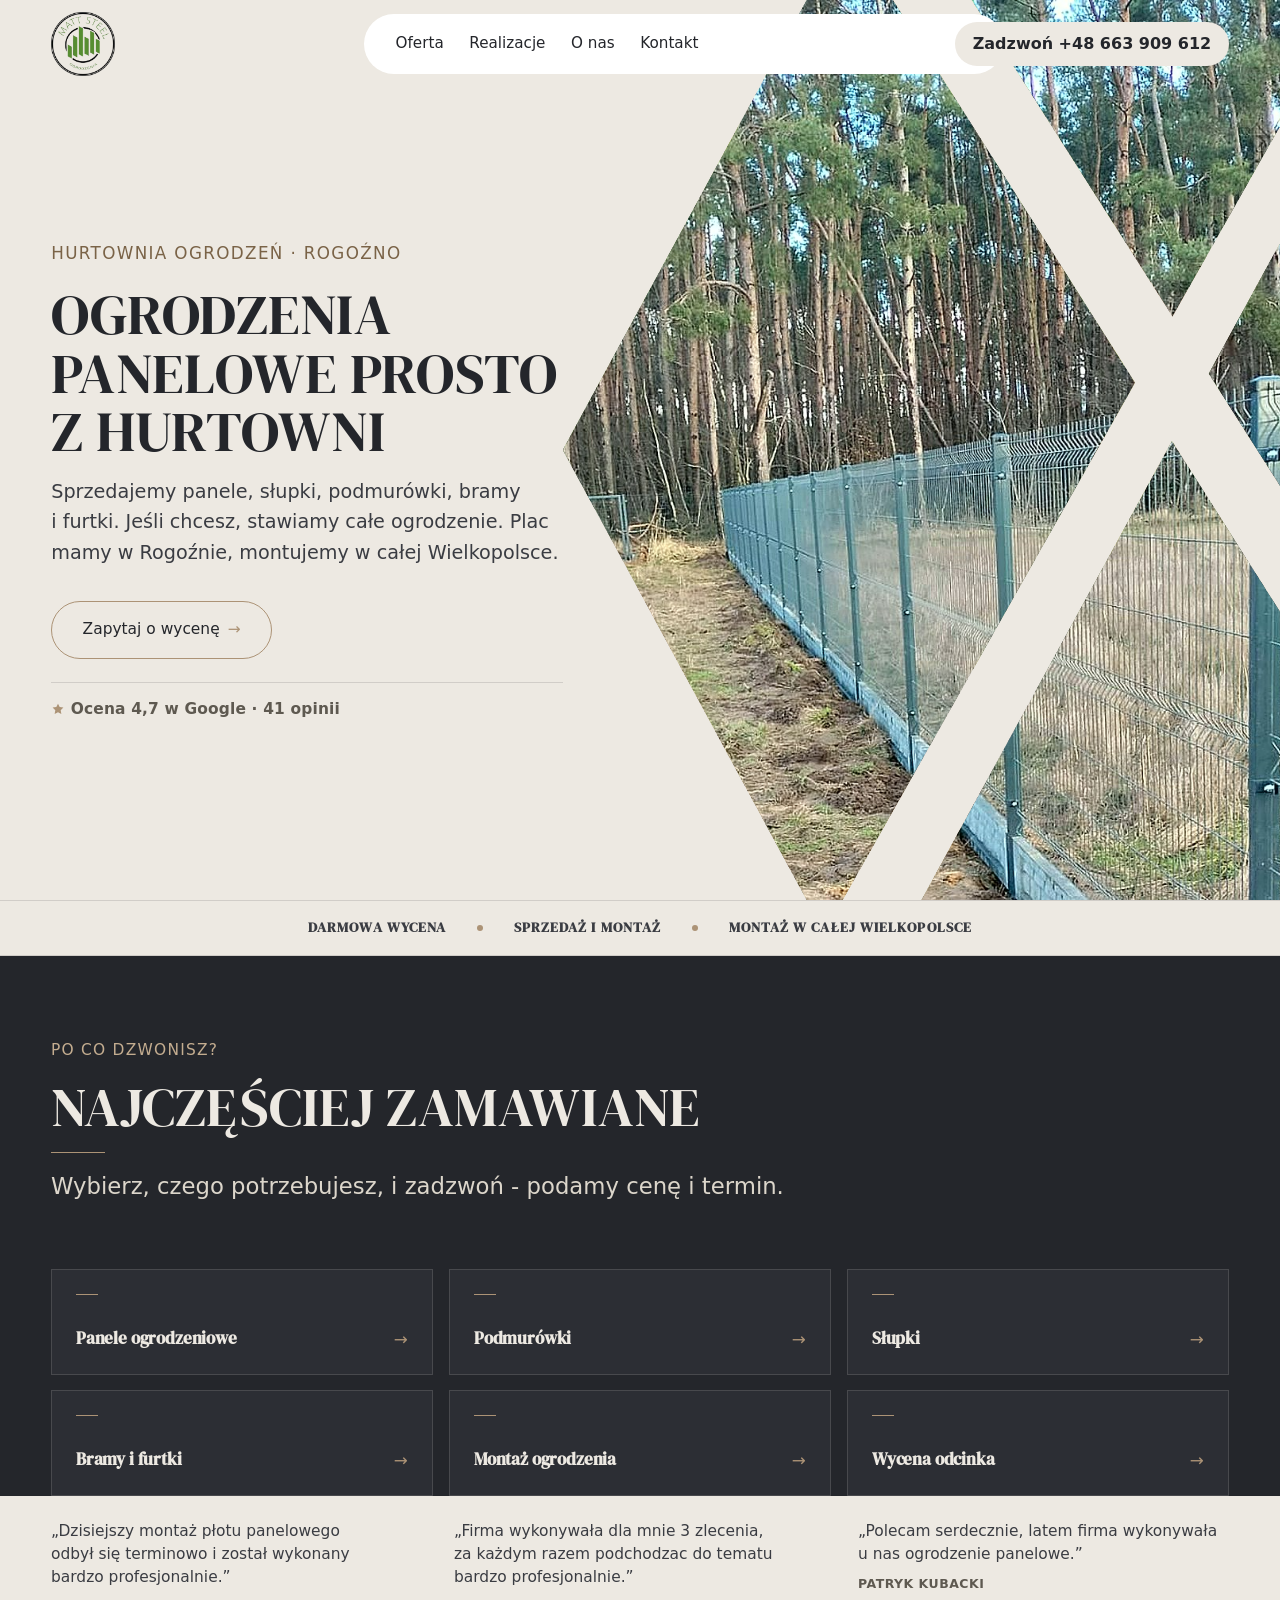
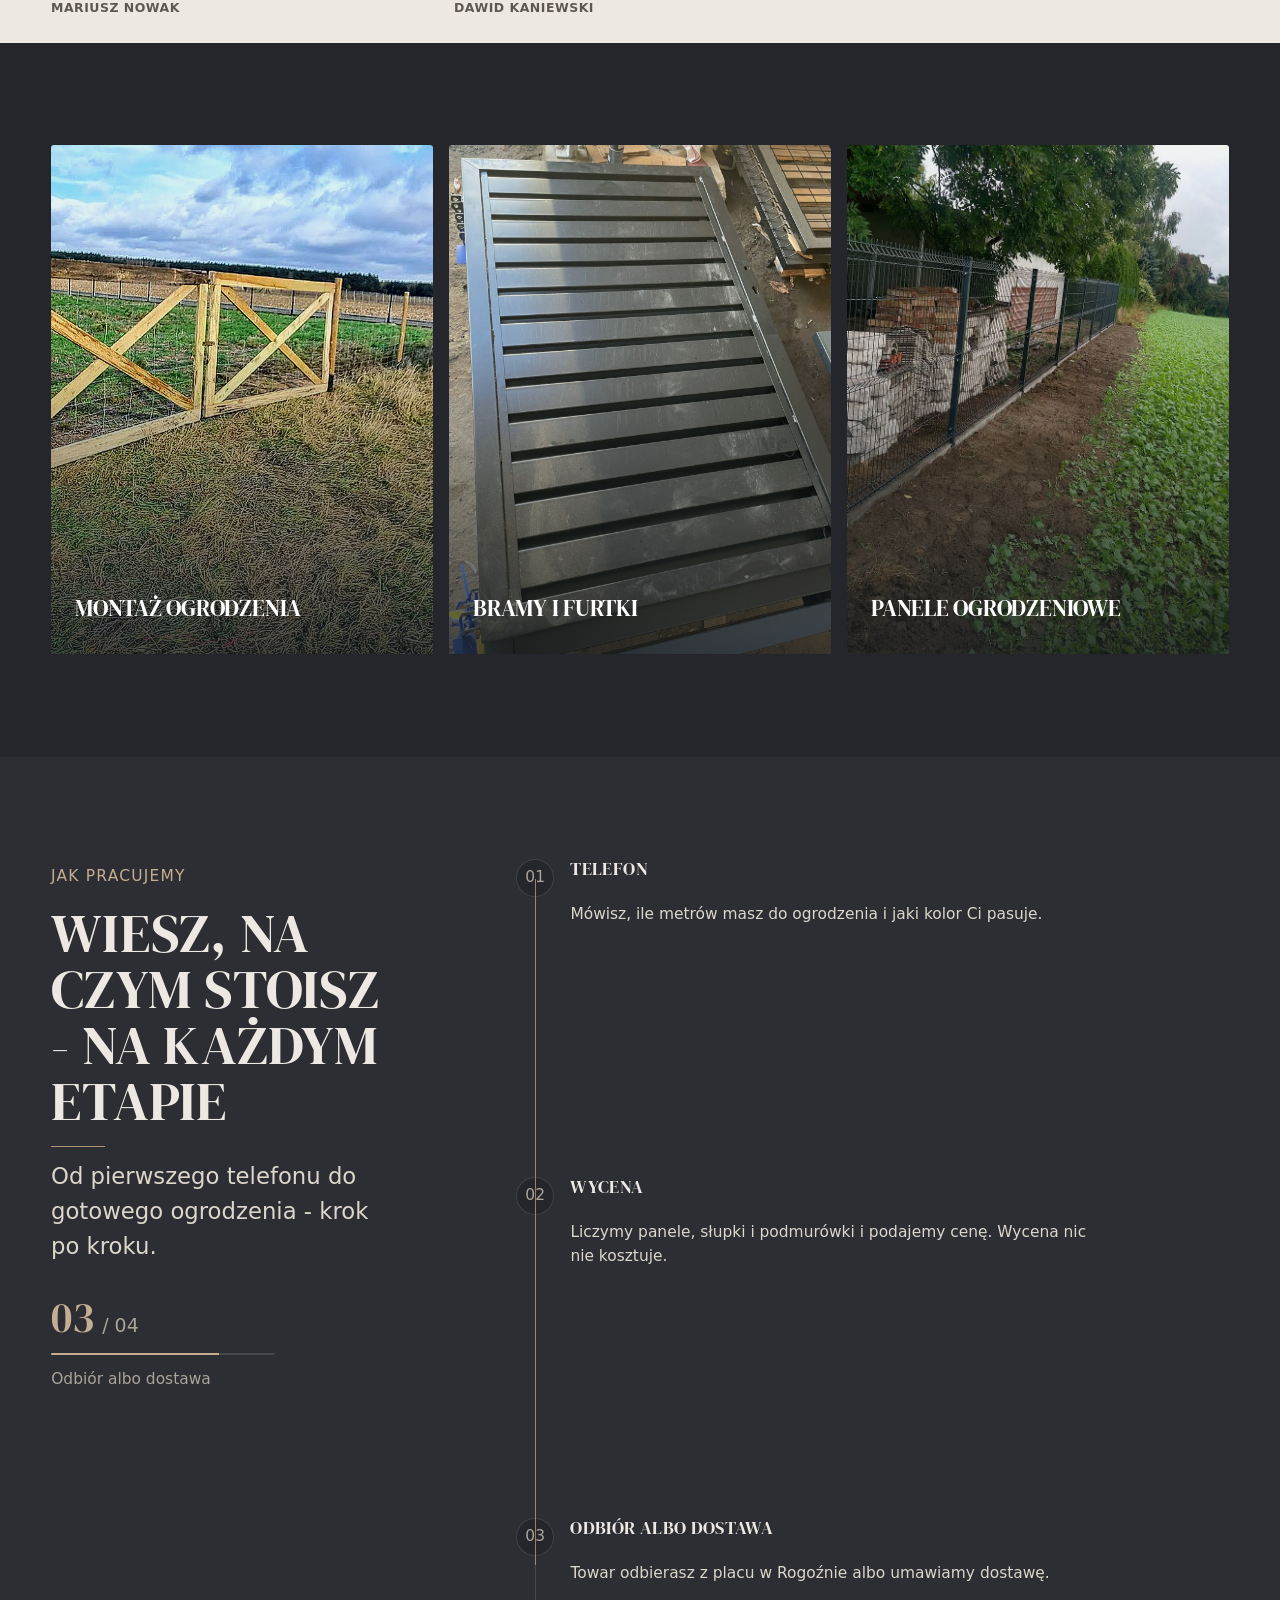
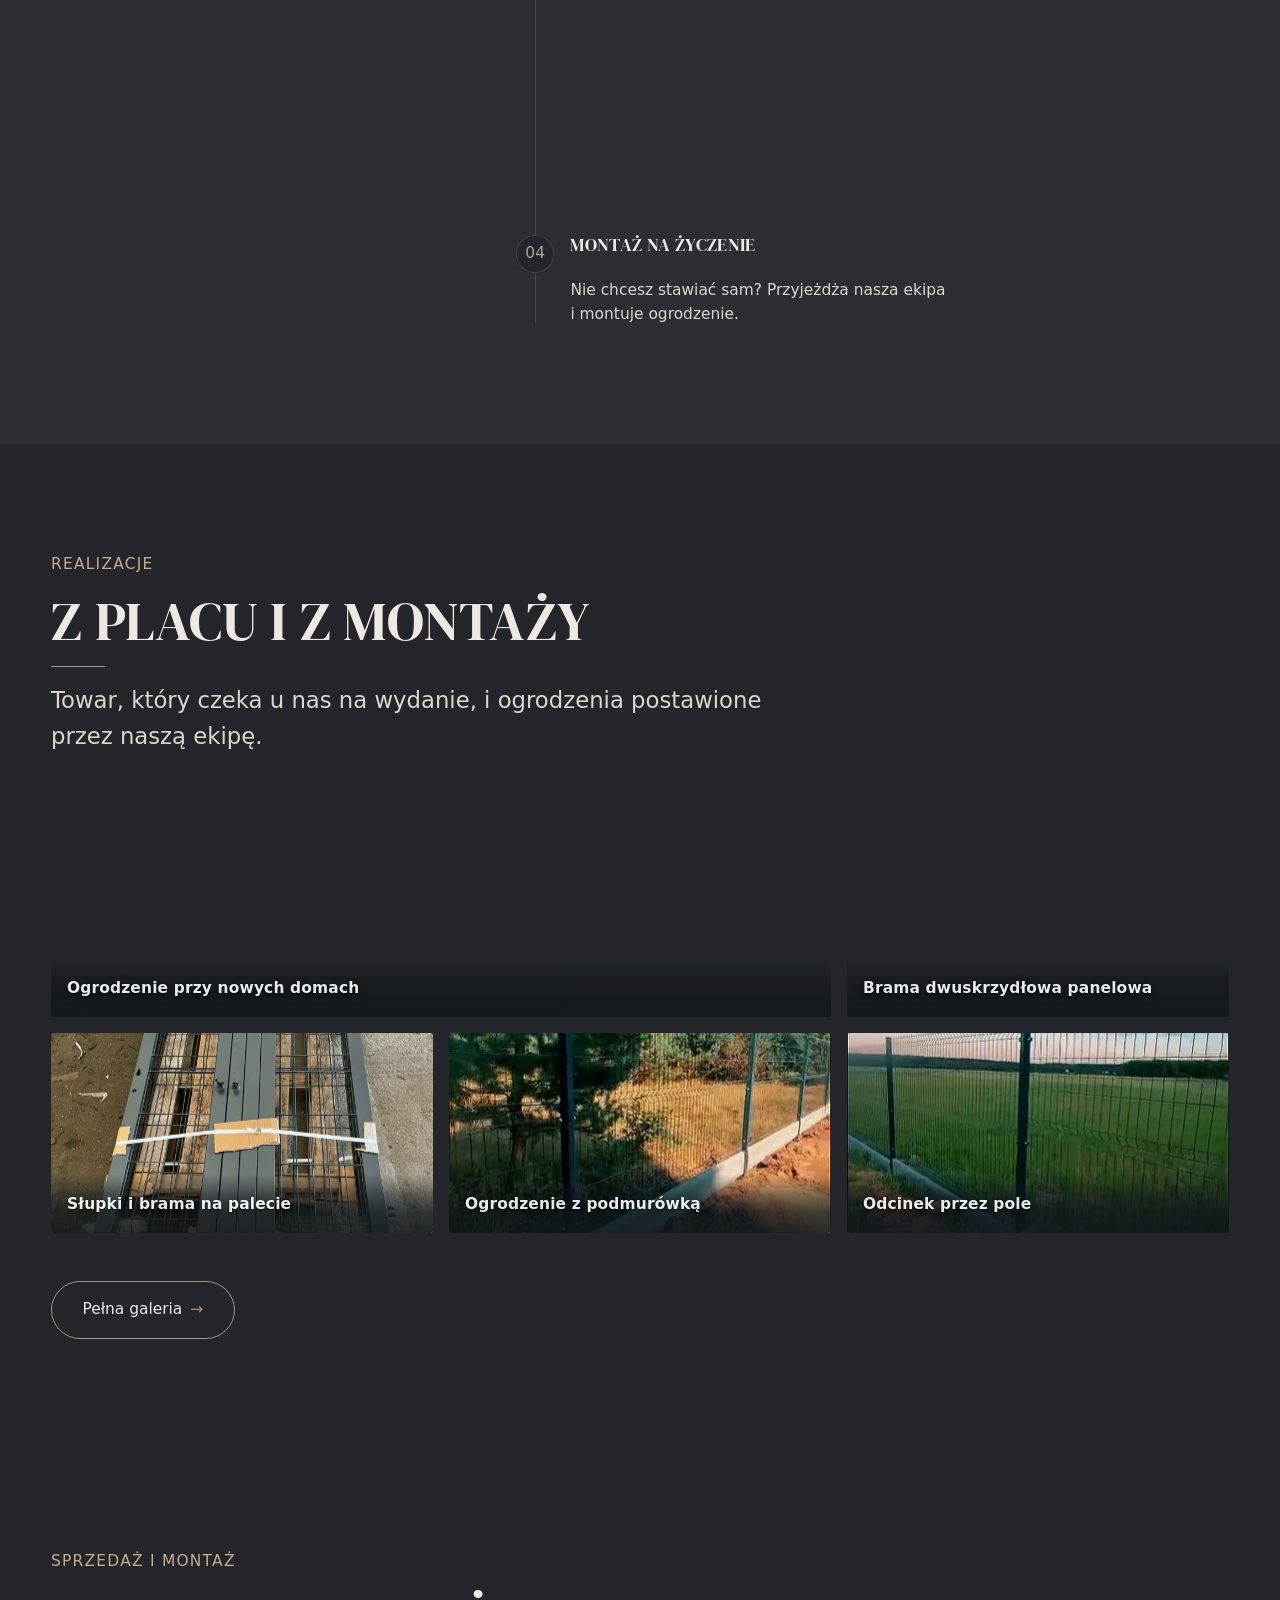
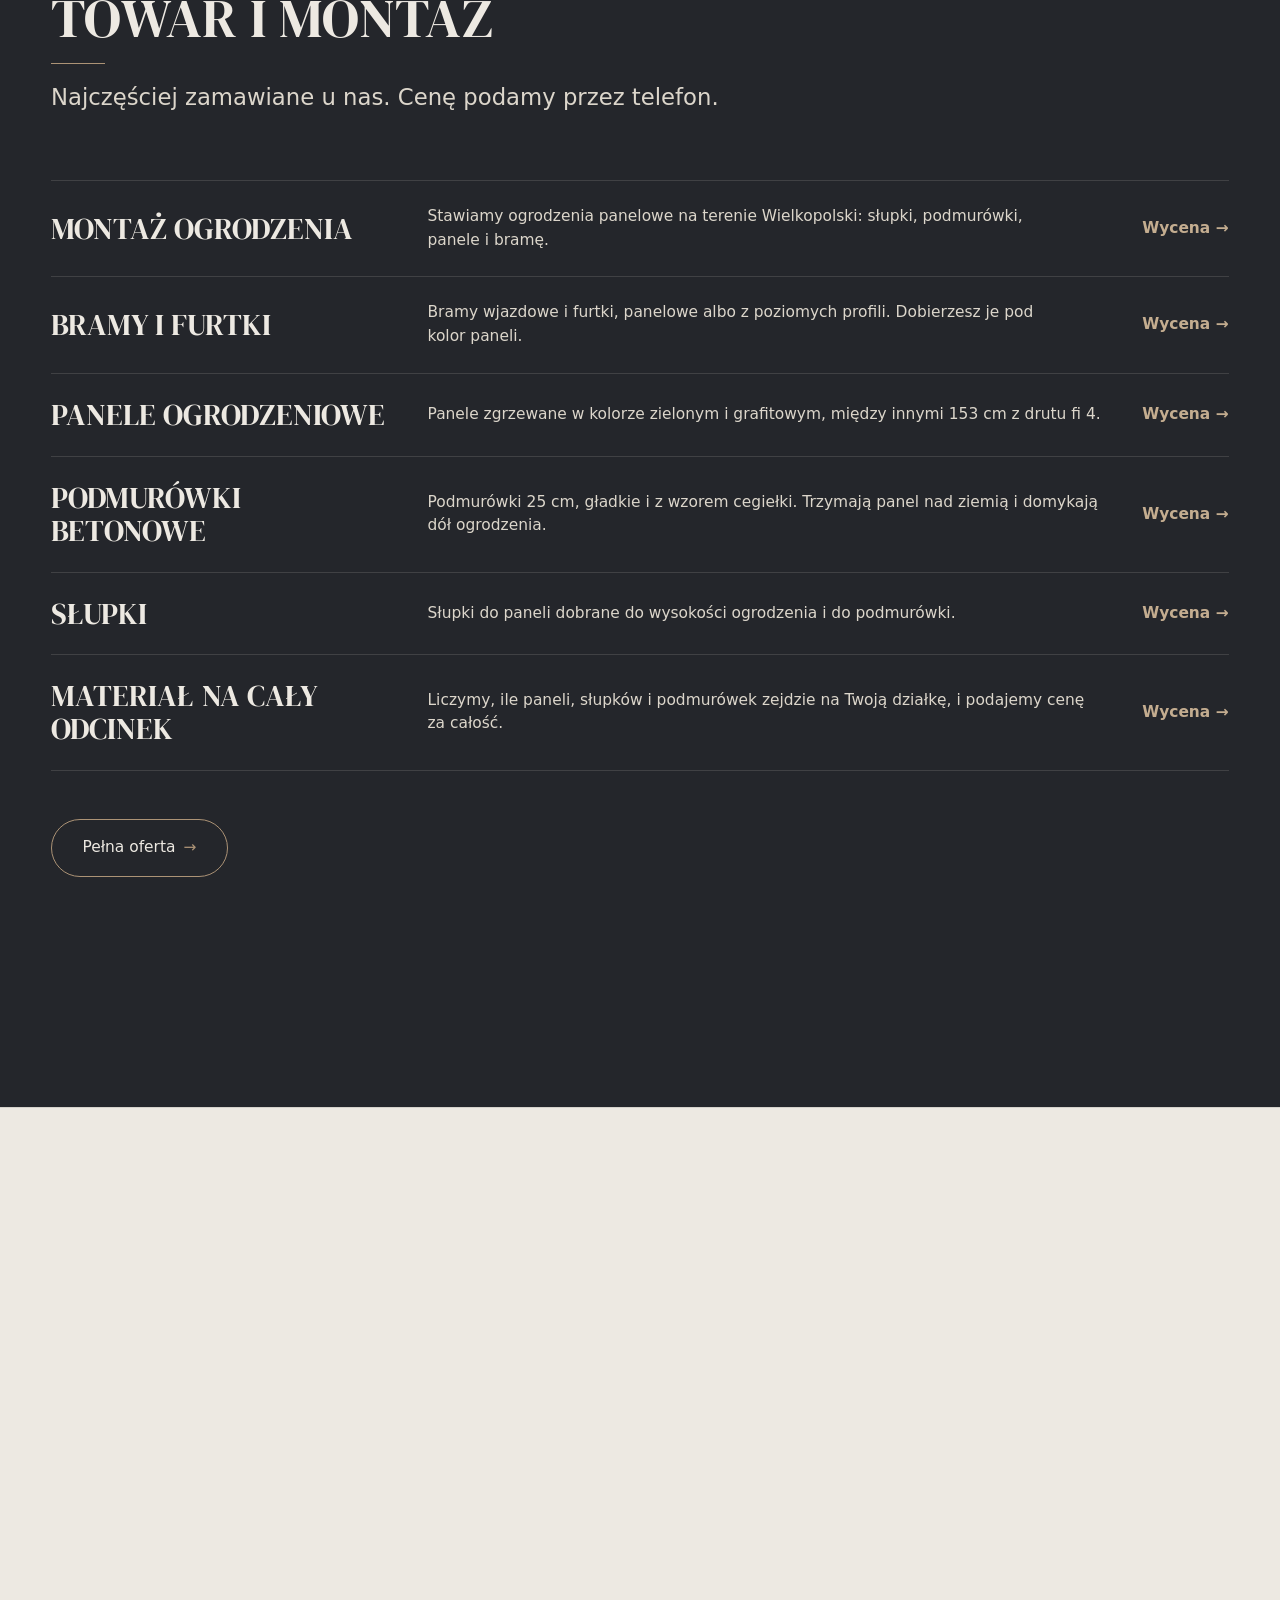
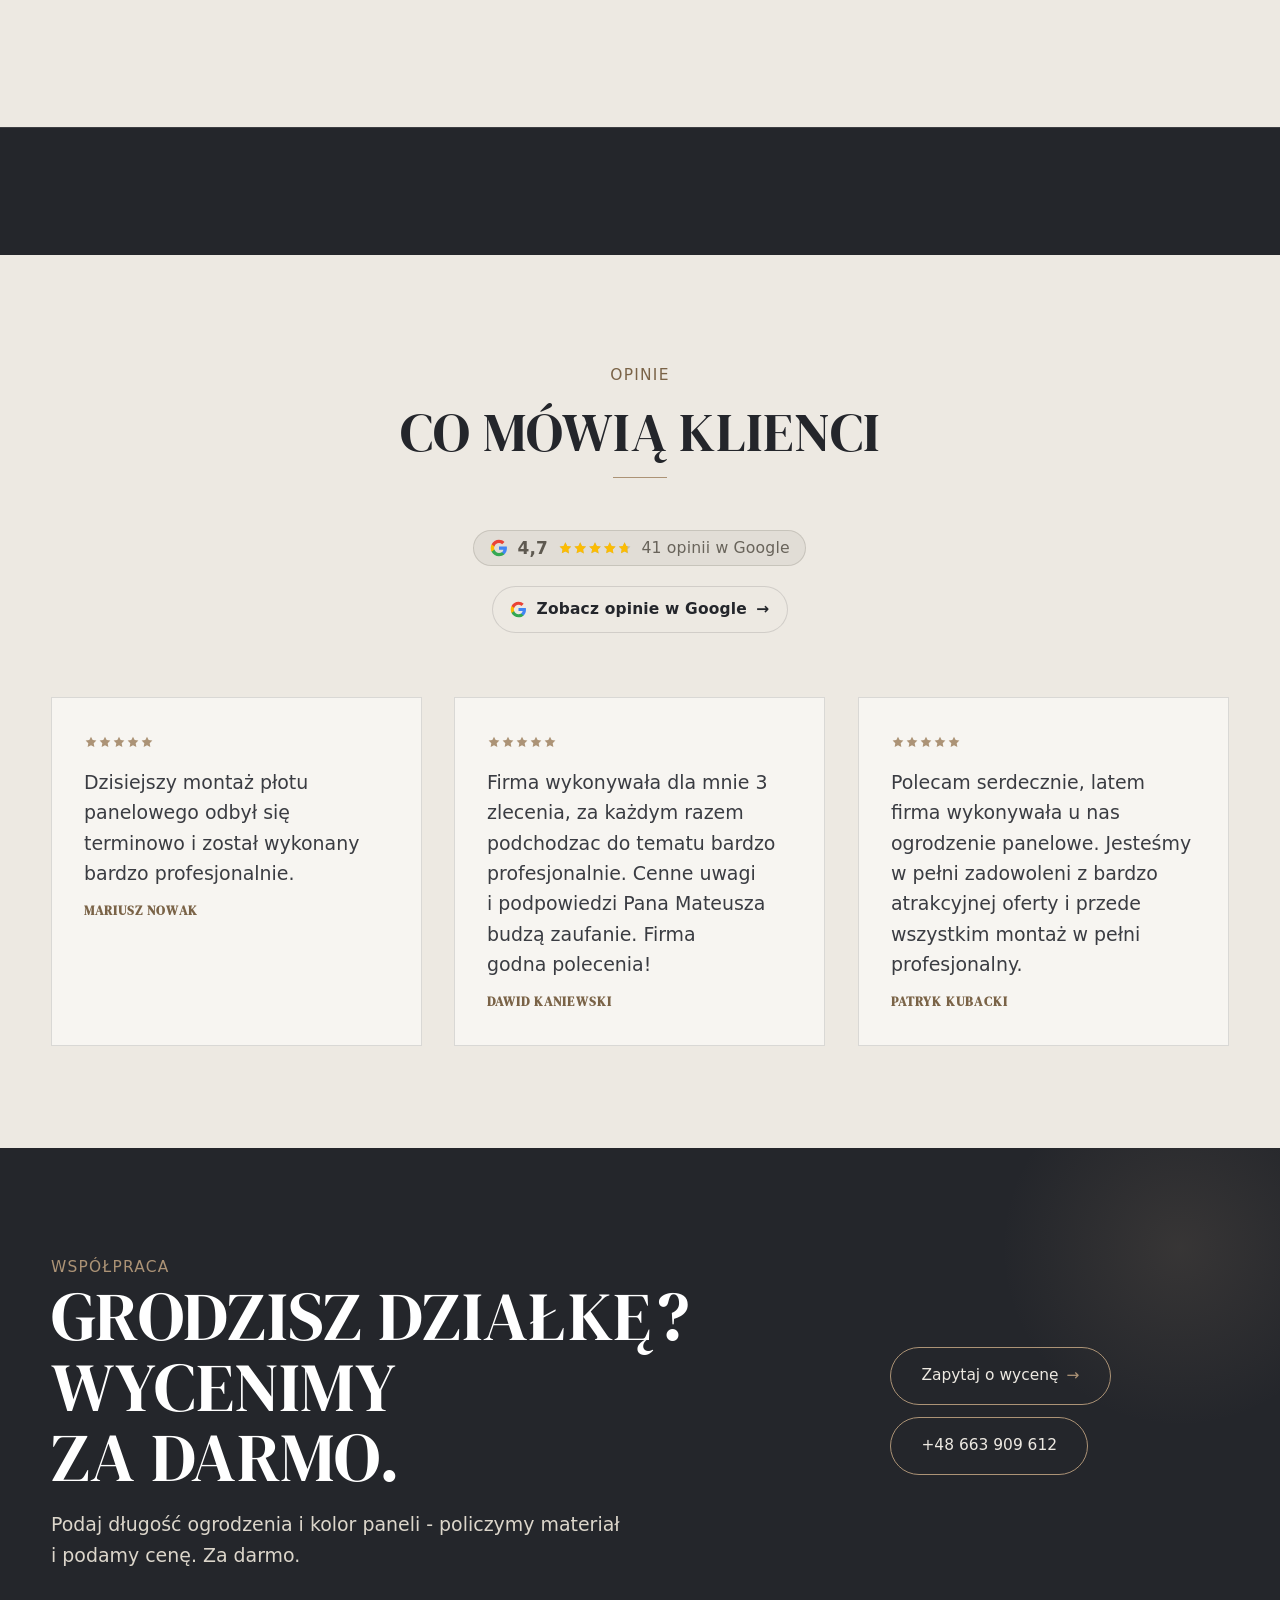
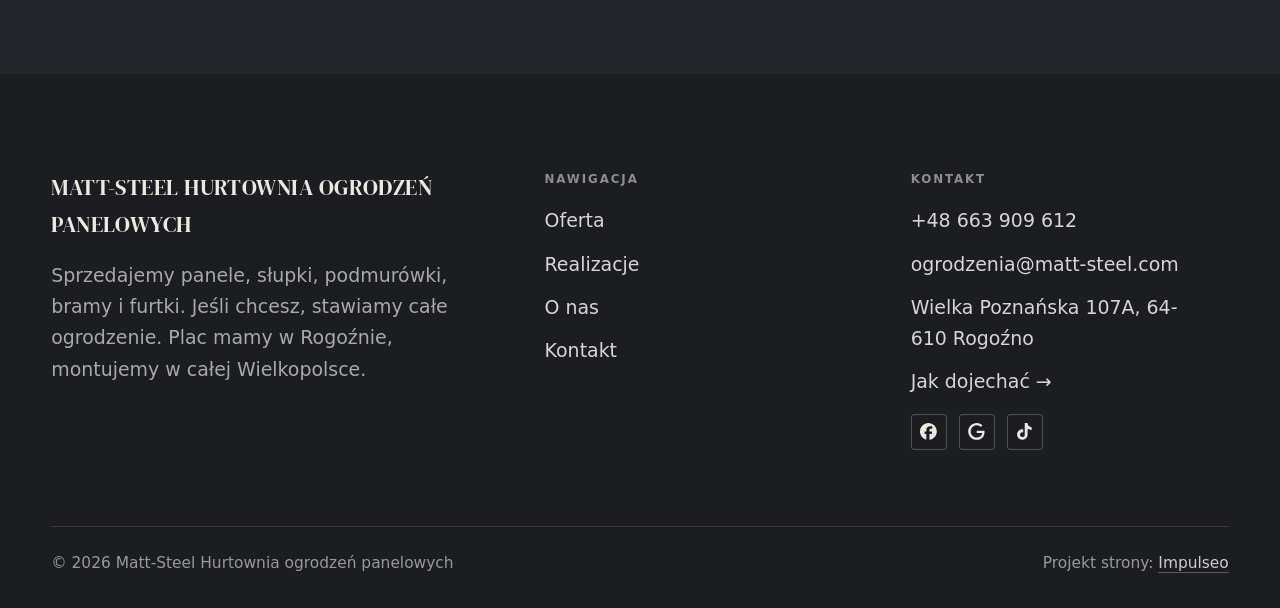
<file: index.html>
<!DOCTYPE html>
<html lang="pl">
<head>
<meta charset="UTF-8">
<meta name="viewport" content="width=device-width, initial-scale=1.0">
<title>Matt-Steel Hurtownia ogrodzeń panelowych - ogrodzenia panelowe · Rogoźno</title>
<meta name="description" content="Matt-Steel Hurtownia ogrodzeń panelowych - hurtownia ogrodzeń panelowych w Rogoźnie. Panele, słupki, podmurówki, bramy i furtki. Sprzedaż oraz montaż ogrodzeń na terenie Wielkopolski. Zadzwoń po wycenę.">
<link rel="canonical" href="https://kris20032.github.io/matt-steel-hurtownia-ogrodzen-panelowych/">
<meta name="robots" content="noindex, nofollow">
<meta property="og:type" content="website">
<meta property="og:locale" content="pl_PL">
<meta property="og:site_name" content="Matt-Steel Hurtownia ogrodzeń panelowych">
<meta property="og:title" content="Matt-Steel Hurtownia ogrodzeń panelowych - ogrodzenia panelowe · Rogoźno">
<meta property="og:description" content="Matt-Steel Hurtownia ogrodzeń panelowych - hurtownia ogrodzeń panelowych w Rogoźnie. Panele, słupki, podmurówki, bramy i furtki. Sprzedaż oraz montaż ogrodzeń na terenie Wielkopolski. Zadzwoń po wycenę.">
<meta property="og:url" content="https://kris20032.github.io/matt-steel-hurtownia-ogrodzen-panelowych/">
<meta property="og:image" content="https://kris20032.github.io/matt-steel-hurtownia-ogrodzen-panelowych/img/og.jpg">
<meta property="og:image:width" content="1200">
<meta property="og:image:height" content="630">
<meta name="twitter:card" content="summary_large_image">
<script type="application/ld+json">{"@context": "https://schema.org", "@type": "LocalBusiness", "name": "Matt-Steel Hurtownia ogrodzeń panelowych", "url": "https://kris20032.github.io/matt-steel-hurtownia-ogrodzen-panelowych/", "telephone": "+48663909612", "image": "https://kris20032.github.io/matt-steel-hurtownia-ogrodzen-panelowych/img/og.jpg", "areaServed": "Rogoźno", "sameAs": ["https://maps.google.com/?cid=5809428973370625989&g_mp=Cidnb29nbGUubWFwcy5wbGFjZXMudjEuUGxhY2VzLlNlYXJjaFRleHQQAhgEIAA", "https://www.facebook.com/p/Matt-steel-Ogrodzenia-100064750251947/", "https://www.tiktok.com/@ogrodzenia.mattst"]}</script>
<link rel="preconnect" href="https://fonts.googleapis.com">
<link rel="preconnect" href="https://fonts.gstatic.com" crossorigin>
<link href="https://fonts.googleapis.com/css2?family=DM+Serif+Display&display=swap" rel="stylesheet">
<link rel="preconnect" href="https://api.fontshare.com" crossorigin>
<link href="https://api.fontshare.com/v2/css?f[]=satoshi@400,500,700&display=swap" rel="stylesheet">
<link rel="stylesheet" href="assets/styles.css?v=7e740f07">
<link rel="stylesheet" href="assets/kw-skin.css?v=1">
</head>
<body>

<header class="nav">
  <div class="wrap nav-inner">
    <a class="brand brand-has-logo" href="index.html"><img class="brand-logo" src="img/logo.png" alt="Matt-Steel Hurtownia ogrodzeń panelowych" width="427" height="427" decoding="async"></a>
    <nav class="nav-links">
      <a href="oferta.html">Oferta</a>
      <a href="realizacje.html">Realizacje</a>
      <a href="o-nas.html">O nas</a>
      <a href="kontakt.html">Kontakt</a>
      <a href="tel:+48663909612" class="btn btn-accent">Zadzwoń +48 663 909 612</a>
    </nav>
    <button class="nav-toggle" aria-label="Menu"><span></span><span></span><span></span></button>
  </div>
</header>

<main>
<section class="hero-fach">
  <img class="hf-photo" src="img/hero.jpg" fetchpriority="high" data-rotate="img/g12.jpg" alt="Matt-Steel Hurtownia ogrodzeń panelowych" width="2000" height="901">
  <div class="hf-panel">
    <div class="hf-inner">
      <span class="hf-kicker">Hurtownia ogrodzeń · Rogoźno</span>
      <h1 class="hf-title">Ogrodzenia panelowe <em>prosto z hurtowni</em></h1>
      <p class="hf-lead">Sprzedajemy panele, słupki, podmurówki, bramy i furtki. Jeśli chcesz, stawiamy całe ogrodzenie. Plac mamy w Rogoźnie, montujemy w całej Wielkopolsce.</p>
      <a class="hf-phone" href="tel:+48663909612"><span class="hf-phone-lab">Zadzwoń teraz</span><span class="hf-phone-num"><svg class="ico-tel" width="16" height="16" viewBox="0 0 24 24" fill="none" aria-hidden="true"><path d="M6.6 10.8a15.5 15.5 0 0 0 6.6 6.6l2.2-2.2a1 1 0 0 1 1-.24 11.4 11.4 0 0 0 3.6.58 1 1 0 0 1 1 1V20a1 1 0 0 1-1 1A17 17 0 0 1 3 4a1 1 0 0 1 1-1h3.5a1 1 0 0 1 1 1c0 1.25.2 2.46.58 3.6a1 1 0 0 1-.25 1l-2.23 2.2Z" fill="currentColor"/></svg> +48 663 909 612</span></a>
      <div class="hf-actions">
        <a href="kontakt.html" class="btn btn-accent">Zapytaj o wycenę <span class="arr">→</span></a>
        <a href="tel:+48663909612" class="btn btn-ghost hf-ghost">Zadzwoń +48 663 909 612</a>
      </div>
      <div class="hf-trust"><svg class="ico-star" width="14" height="14" viewBox="0 0 24 24" style="vertical-align:-2px" aria-hidden="true"><path d="M12 2.8l2.85 5.8 6.4.93-4.63 4.5 1.1 6.37L12 17.4l-5.72 3 1.1-6.37-4.63-4.5 6.4-.93L12 2.8Z" fill="currentColor"/></svg> Ocena 4,7 w Google · 41 opinii</div>
    </div>
  </div>
</section>
<section class="fach-promise">
  <div class="wrap">
    <ul class="fp-row reveal"><li>Darmowa wycena</li><li>Sprzedaż i montaż</li><li>Montaż w całej Wielkopolsce</li></ul>
  </div>
</section>
<section class="objawy">
  <div class="wrap">
    <div class="head reveal">
      <span class="eyebrow">Po co dzwonisz?</span>
      <h2>Najczęściej zamawiane</h2>
      <p>Wybierz, czego potrzebujesz, i zadzwoń - podamy cenę i termin.</p>
    </div>
    <div class="obj-grid">
      <a class="obj-tile reveal" href="kontakt.html"><span class="ot-row"><span class="ot-name">Panele ogrodzeniowe</span><span class="ot-arr" aria-hidden="true">→</span></span></a>
      <a class="obj-tile reveal" href="kontakt.html"><span class="ot-row"><span class="ot-name">Podmurówki</span><span class="ot-arr" aria-hidden="true">→</span></span></a>
      <a class="obj-tile reveal" href="kontakt.html"><span class="ot-row"><span class="ot-name">Słupki</span><span class="ot-arr" aria-hidden="true">→</span></span></a>
      <a class="obj-tile reveal" href="kontakt.html"><span class="ot-row"><span class="ot-name">Bramy i furtki</span><span class="ot-arr" aria-hidden="true">→</span></span></a>
      <a class="obj-tile reveal" href="kontakt.html"><span class="ot-row"><span class="ot-name">Montaż ogrodzenia</span><span class="ot-arr" aria-hidden="true">→</span></span></a>
      <a class="obj-tile reveal" href="kontakt.html"><span class="ot-row"><span class="ot-name">Wycena odcinka</span><span class="ot-arr" aria-hidden="true">→</span></span></a>
    </div>
  </div>
</section>
<section class="opinie-mini" aria-label="Opinie klientów">
  <div class="wrap">
    <div class="om-row">
      <div class="om-item reveal"><blockquote>„Dzisiejszy montaż płotu panelowego odbył się terminowo i został wykonany bardzo profesjonalnie.”</blockquote><span class="om-autor">MARIUSZ nowak</span></div>
      <div class="om-item reveal"><blockquote>„Firma wykonywała dla mnie 3 zlecenia, za każdym razem podchodzac do tematu bardzo profesjonalnie.”</blockquote><span class="om-autor">Dawid Kaniewski</span></div>
      <div class="om-item reveal"><blockquote>„Polecam serdecznie, latem firma wykonywała u nas ogrodzenie panelowe.”</blockquote><span class="om-autor">Patryk Kubacki</span></div>
    </div>
  </div>
</section>
<section class="gateways-band">
  <div class="wrap">
    <div class="gateways">
      <a href="oferta.html" class="gateway reveal"><img src="img/g1.jpg" alt="Montaż ogrodzenia" loading="lazy" width="2000" height="901" decoding="async"><span class="g-ttl">Montaż ogrodzenia</span></a>
      <a href="oferta.html" class="gateway reveal"><img src="img/g2.jpg" alt="Bramy i furtki" loading="lazy" width="1428" height="1940" decoding="async"><span class="g-ttl">Bramy i furtki</span></a>
      <a href="oferta.html" class="gateway reveal"><img src="img/g3.jpg" alt="Panele ogrodzeniowe" loading="lazy" width="1600" height="1200" decoding="async"><span class="g-ttl">Panele ogrodzeniowe</span></a>
    </div>
  </div>
</section>
<section class="proces proces-os fachowcy">
  <div class="wrap proc-grid">
    <div class="proc-side">
      <div class="head reveal">
        <span class="eyebrow">Jak pracujemy</span>
        <h2>Wiesz, na czym stoisz - na każdym etapie</h2>
        <p>Od pierwszego telefonu do gotowego ogrodzenia - krok po kroku.</p>
      </div>
      <div class="proc-count" aria-hidden="true"><span class="pc-cur">01</span><span class="pc-all">/ 04</span></div>
      <div class="proc-bar" aria-hidden="true"><i></i></div>
      <p class="proc-now" aria-hidden="true">Telefon</p>
    </div>
    <ol class="proces-line">
      <li class="reveal"><span class="pno">01</span><h3>Telefon</h3><p>Mówisz, ile metrów masz do ogrodzenia i jaki kolor Ci pasuje.</p></li>
      <li class="reveal"><span class="pno">02</span><h3>Wycena</h3><p>Liczymy panele, słupki i podmurówki i podajemy cenę. Wycena nic nie kosztuje.</p></li>
      <li class="reveal"><span class="pno">03</span><h3>Odbiór albo dostawa</h3><p>Towar odbierasz z placu w Rogoźnie albo umawiamy dostawę.</p></li>
      <li class="reveal"><span class="pno">04</span><h3>Montaż na życzenie</h3><p>Nie chcesz stawiać sam? Przyjeżdża nasza ekipa i montuje ogrodzenie.</p></li>
    </ol>
  </div>
</section>
<section>
  <div class="wrap">
    <div class="head reveal">
      <span class="eyebrow">Realizacje</span>
      <h2>Z placu i z montaży</h2>
      <p>Towar, który czeka u nas na wydanie, i ogrodzenia postawione przez naszą ekipę.</p>
    </div>
    <div class="gallery">
      <div class="tile t-two3 reveal"><img src="img/g4.jpg" alt="Ogrodzenie przy nowych domach" loading="lazy" width="1600" height="1200" decoding="async"><div class="cap">Ogrodzenie przy nowych domach</div></div>
      <div class="tile t-third reveal"><img src="img/g5.jpg" alt="Brama dwuskrzydłowa panelowa" loading="lazy" width="1079" height="444" decoding="async"><div class="cap">Brama dwuskrzydłowa panelowa</div></div>
      <div class="tile t-third reveal"><img src="img/g6.jpg" alt="Słupki i brama na palecie" loading="lazy" width="1384" height="1906" decoding="async"><div class="cap">Słupki i brama na palecie</div></div>
      <div class="tile t-third reveal"><img src="img/g7.jpg" alt="Ogrodzenie z podmurówką" loading="lazy" width="765" height="1360" decoding="async"><div class="cap">Ogrodzenie z podmurówką</div></div>
      <div class="tile t-third reveal"><img src="img/g8.jpg" alt="Odcinek przez pole" loading="lazy" width="765" height="1360" decoding="async"><div class="cap">Odcinek przez pole</div></div>
    </div>
    <div style="margin-top:var(--space-7)" class="reveal"><a href="realizacje.html" class="btn btn-accent">Pełna galeria <span class="arr">→</span></a></div>
  </div>
</section>
<section class="fach-uslugi">
  <div class="wrap">
    <div class="head reveal">
      <span class="eyebrow">Sprzedaż i montaż</span>
      <h2>Towar i montaż</h2>
      <p>Najczęściej zamawiane u nas. Cenę podamy przez telefon.</p>
    </div>
    <ul class="fu-list">
      <li class="fu-row reveal"><div class="fu-name">Montaż ogrodzenia</div><div class="fu-desc">Stawiamy ogrodzenia panelowe na terenie Wielkopolski: słupki, podmurówki, panele i bramę.</div><a class="fu-cta" href="kontakt.html">Wycena <span class="arr">→</span></a></li>
      <li class="fu-row reveal"><div class="fu-name">Bramy i furtki</div><div class="fu-desc">Bramy wjazdowe i furtki, panelowe albo z poziomych profili. Dobierzesz je pod kolor paneli.</div><a class="fu-cta" href="kontakt.html">Wycena <span class="arr">→</span></a></li>
      <li class="fu-row reveal"><div class="fu-name">Panele ogrodzeniowe</div><div class="fu-desc">Panele zgrzewane w kolorze zielonym i grafitowym, między innymi 153 cm z drutu fi 4.</div><a class="fu-cta" href="kontakt.html">Wycena <span class="arr">→</span></a></li>
      <li class="fu-row reveal"><div class="fu-name">Podmurówki betonowe</div><div class="fu-desc">Podmurówki 25 cm, gładkie i z wzorem cegiełki. Trzymają panel nad ziemią i domykają dół ogrodzenia.</div><a class="fu-cta" href="kontakt.html">Wycena <span class="arr">→</span></a></li>
      <li class="fu-row reveal"><div class="fu-name">Słupki</div><div class="fu-desc">Słupki do paneli dobrane do wysokości ogrodzenia i do podmurówki.</div><a class="fu-cta" href="kontakt.html">Wycena <span class="arr">→</span></a></li>
      <li class="fu-row reveal"><div class="fu-name">Materiał na cały odcinek</div><div class="fu-desc">Liczymy, ile paneli, słupków i podmurówek zejdzie na Twoją działkę, i podajemy cenę za całość.</div><a class="fu-cta" href="kontakt.html">Wycena <span class="arr">→</span></a></li>
    </ul>
    <div style="margin-top:var(--space-7)" class="reveal"><a href="oferta.html" class="btn btn-ghost">Pełna oferta <span class="arr">→</span></a></div>
  </div>
</section>
<section class="stopklatka" aria-hidden="true">
  <div class="stk-bg" style="background-image:url(img/g11.jpg)"></div>
</section>
<section class="opinie">
  <div class="wrap">
    <div class="head center reveal">
      <span class="eyebrow">Opinie</span>
      <h2>Co mówią klienci</h2>
    </div>
    <p class="op-meta reveal"><span class="g-badge"><svg class="gb-ico" viewBox="0 0 24 24" width="18" height="18" aria-hidden="true"><path fill="#4285F4" d="M22.56 12.25c0-.78-.07-1.53-.2-2.25H12v4.26h5.92c-.26 1.37-1.04 2.53-2.21 3.31v2.77h3.57c2.08-1.92 3.28-4.74 3.28-8.09z"/><path fill="#34A853" d="M12 23c2.97 0 5.46-.98 7.28-2.66l-3.57-2.77c-.98.66-2.23 1.06-3.71 1.06-2.86 0-5.29-1.93-6.16-4.53H2.18v2.84C3.99 20.53 7.7 23 12 23z"/><path fill="#FBBC05" d="M5.84 14.09c-.22-.66-.35-1.36-.35-2.09s.13-1.43.35-2.09V7.07H2.18C1.43 8.55 1 10.22 1 12s.43 3.45 1.18 4.93l2.85-2.22.81-.62z"/><path fill="#EA4335" d="M12 5.38c1.62 0 3.06.56 4.21 1.64l3.15-3.15C17.45 2.09 14.97 1 12 1 7.7 1 3.99 3.47 2.18 7.07l3.66 2.84c.87-2.6 3.3-4.53 6.16-4.53z"/></svg><b class="gb-ocena">4,7</b><svg class="gb-stars" viewBox="0 0 90 18" width="74" height="14.8" aria-hidden="true"><g fill="currentColor" opacity=".26"><path transform="translate(0,0)" d="M9 1.6l2.2 4.46 4.92.72-3.56 3.47.84 4.9L9 12.74l-4.4 2.31.84-4.9L1.88 6.68l4.92-.72L9 1.6Z"/><path transform="translate(18,0)" d="M9 1.6l2.2 4.46 4.92.72-3.56 3.47.84 4.9L9 12.74l-4.4 2.31.84-4.9L1.88 6.68l4.92-.72L9 1.6Z"/><path transform="translate(36,0)" d="M9 1.6l2.2 4.46 4.92.72-3.56 3.47.84 4.9L9 12.74l-4.4 2.31.84-4.9L1.88 6.68l4.92-.72L9 1.6Z"/><path transform="translate(54,0)" d="M9 1.6l2.2 4.46 4.92.72-3.56 3.47.84 4.9L9 12.74l-4.4 2.31.84-4.9L1.88 6.68l4.92-.72L9 1.6Z"/><path transform="translate(72,0)" d="M9 1.6l2.2 4.46 4.92.72-3.56 3.47.84 4.9L9 12.74l-4.4 2.31.84-4.9L1.88 6.68l4.92-.72L9 1.6Z"/></g><clipPath id="gs940"><rect x="0" y="0" width="84.6" height="18"/></clipPath><g fill="#FBBC04" clip-path="url(#gs940)"><path transform="translate(0,0)" d="M9 1.6l2.2 4.46 4.92.72-3.56 3.47.84 4.9L9 12.74l-4.4 2.31.84-4.9L1.88 6.68l4.92-.72L9 1.6Z"/><path transform="translate(18,0)" d="M9 1.6l2.2 4.46 4.92.72-3.56 3.47.84 4.9L9 12.74l-4.4 2.31.84-4.9L1.88 6.68l4.92-.72L9 1.6Z"/><path transform="translate(36,0)" d="M9 1.6l2.2 4.46 4.92.72-3.56 3.47.84 4.9L9 12.74l-4.4 2.31.84-4.9L1.88 6.68l4.92-.72L9 1.6Z"/><path transform="translate(54,0)" d="M9 1.6l2.2 4.46 4.92.72-3.56 3.47.84 4.9L9 12.74l-4.4 2.31.84-4.9L1.88 6.68l4.92-.72L9 1.6Z"/><path transform="translate(72,0)" d="M9 1.6l2.2 4.46 4.92.72-3.56 3.47.84 4.9L9 12.74l-4.4 2.31.84-4.9L1.88 6.68l4.92-.72L9 1.6Z"/></g></svg><span class="gb-txt">41 opinii w Google</span></span></p>
    <p class="op-meta reveal"><a class="op-google" href="https://maps.google.com/?cid=5809428973370625989&amp;g_mp=Cidnb29nbGUubWFwcy5wbGFjZXMudjEuUGxhY2VzLlNlYXJjaFRleHQQAhgEIAA" target="_blank" rel="noopener"><svg class="op-g-ico" viewBox="0 0 24 24" width="17" height="17" aria-hidden="true"><path fill="#4285F4" d="M22.56 12.25c0-.78-.07-1.53-.2-2.25H12v4.26h5.92c-.26 1.37-1.04 2.53-2.21 3.31v2.77h3.57c2.08-1.92 3.28-4.74 3.28-8.09z"/><path fill="#34A853" d="M12 23c2.97 0 5.46-.98 7.28-2.66l-3.57-2.77c-.98.66-2.23 1.06-3.71 1.06-2.86 0-5.29-1.93-6.16-4.53H2.18v2.84C3.99 20.53 7.7 23 12 23z"/><path fill="#FBBC05" d="M5.84 14.09c-.22-.66-.35-1.36-.35-2.09s.13-1.43.35-2.09V7.07H2.18C1.43 8.55 1 10.22 1 12s.43 3.45 1.18 4.93l2.85-2.22.81-.62z"/><path fill="#EA4335" d="M12 5.38c1.62 0 3.06.56 4.21 1.64l3.15-3.15C17.45 2.09 14.97 1 12 1 7.7 1 3.99 3.47 2.18 7.07l3.66 2.84c.87-2.6 3.3-4.53 6.16-4.53z"/></svg><span>Zobacz opinie w Google</span><span class="arr">→</span></a></p>
    <div class="opinie-grid">
      <figure class="op-card reveal"><span class="op-star"><svg class="ico-star" width="14" height="14" viewBox="0 0 24 24" style="vertical-align:-2px" aria-hidden="true"><path d="M12 2.8l2.85 5.8 6.4.93-4.63 4.5 1.1 6.37L12 17.4l-5.72 3 1.1-6.37-4.63-4.5 6.4-.93L12 2.8Z" fill="currentColor"/></svg><svg class="ico-star" width="14" height="14" viewBox="0 0 24 24" style="vertical-align:-2px" aria-hidden="true"><path d="M12 2.8l2.85 5.8 6.4.93-4.63 4.5 1.1 6.37L12 17.4l-5.72 3 1.1-6.37-4.63-4.5 6.4-.93L12 2.8Z" fill="currentColor"/></svg><svg class="ico-star" width="14" height="14" viewBox="0 0 24 24" style="vertical-align:-2px" aria-hidden="true"><path d="M12 2.8l2.85 5.8 6.4.93-4.63 4.5 1.1 6.37L12 17.4l-5.72 3 1.1-6.37-4.63-4.5 6.4-.93L12 2.8Z" fill="currentColor"/></svg><svg class="ico-star" width="14" height="14" viewBox="0 0 24 24" style="vertical-align:-2px" aria-hidden="true"><path d="M12 2.8l2.85 5.8 6.4.93-4.63 4.5 1.1 6.37L12 17.4l-5.72 3 1.1-6.37-4.63-4.5 6.4-.93L12 2.8Z" fill="currentColor"/></svg><svg class="ico-star" width="14" height="14" viewBox="0 0 24 24" style="vertical-align:-2px" aria-hidden="true"><path d="M12 2.8l2.85 5.8 6.4.93-4.63 4.5 1.1 6.37L12 17.4l-5.72 3 1.1-6.37-4.63-4.5 6.4-.93L12 2.8Z" fill="currentColor"/></svg></span><blockquote>Dzisiejszy montaż płotu panelowego odbył się terminowo i został wykonany bardzo profesjonalnie.</blockquote><span class="op-autor">MARIUSZ nowak</span></figure>
      <figure class="op-card reveal"><span class="op-star"><svg class="ico-star" width="14" height="14" viewBox="0 0 24 24" style="vertical-align:-2px" aria-hidden="true"><path d="M12 2.8l2.85 5.8 6.4.93-4.63 4.5 1.1 6.37L12 17.4l-5.72 3 1.1-6.37-4.63-4.5 6.4-.93L12 2.8Z" fill="currentColor"/></svg><svg class="ico-star" width="14" height="14" viewBox="0 0 24 24" style="vertical-align:-2px" aria-hidden="true"><path d="M12 2.8l2.85 5.8 6.4.93-4.63 4.5 1.1 6.37L12 17.4l-5.72 3 1.1-6.37-4.63-4.5 6.4-.93L12 2.8Z" fill="currentColor"/></svg><svg class="ico-star" width="14" height="14" viewBox="0 0 24 24" style="vertical-align:-2px" aria-hidden="true"><path d="M12 2.8l2.85 5.8 6.4.93-4.63 4.5 1.1 6.37L12 17.4l-5.72 3 1.1-6.37-4.63-4.5 6.4-.93L12 2.8Z" fill="currentColor"/></svg><svg class="ico-star" width="14" height="14" viewBox="0 0 24 24" style="vertical-align:-2px" aria-hidden="true"><path d="M12 2.8l2.85 5.8 6.4.93-4.63 4.5 1.1 6.37L12 17.4l-5.72 3 1.1-6.37-4.63-4.5 6.4-.93L12 2.8Z" fill="currentColor"/></svg><svg class="ico-star" width="14" height="14" viewBox="0 0 24 24" style="vertical-align:-2px" aria-hidden="true"><path d="M12 2.8l2.85 5.8 6.4.93-4.63 4.5 1.1 6.37L12 17.4l-5.72 3 1.1-6.37-4.63-4.5 6.4-.93L12 2.8Z" fill="currentColor"/></svg></span><blockquote>Firma wykonywała dla mnie 3 zlecenia, za każdym razem podchodzac do tematu bardzo profesjonalnie. Cenne uwagi i podpowiedzi Pana Mateusza budzą zaufanie. Firma godna polecenia!</blockquote><span class="op-autor">Dawid Kaniewski</span></figure>
      <figure class="op-card reveal"><span class="op-star"><svg class="ico-star" width="14" height="14" viewBox="0 0 24 24" style="vertical-align:-2px" aria-hidden="true"><path d="M12 2.8l2.85 5.8 6.4.93-4.63 4.5 1.1 6.37L12 17.4l-5.72 3 1.1-6.37-4.63-4.5 6.4-.93L12 2.8Z" fill="currentColor"/></svg><svg class="ico-star" width="14" height="14" viewBox="0 0 24 24" style="vertical-align:-2px" aria-hidden="true"><path d="M12 2.8l2.85 5.8 6.4.93-4.63 4.5 1.1 6.37L12 17.4l-5.72 3 1.1-6.37-4.63-4.5 6.4-.93L12 2.8Z" fill="currentColor"/></svg><svg class="ico-star" width="14" height="14" viewBox="0 0 24 24" style="vertical-align:-2px" aria-hidden="true"><path d="M12 2.8l2.85 5.8 6.4.93-4.63 4.5 1.1 6.37L12 17.4l-5.72 3 1.1-6.37-4.63-4.5 6.4-.93L12 2.8Z" fill="currentColor"/></svg><svg class="ico-star" width="14" height="14" viewBox="0 0 24 24" style="vertical-align:-2px" aria-hidden="true"><path d="M12 2.8l2.85 5.8 6.4.93-4.63 4.5 1.1 6.37L12 17.4l-5.72 3 1.1-6.37-4.63-4.5 6.4-.93L12 2.8Z" fill="currentColor"/></svg><svg class="ico-star" width="14" height="14" viewBox="0 0 24 24" style="vertical-align:-2px" aria-hidden="true"><path d="M12 2.8l2.85 5.8 6.4.93-4.63 4.5 1.1 6.37L12 17.4l-5.72 3 1.1-6.37-4.63-4.5 6.4-.93L12 2.8Z" fill="currentColor"/></svg></span><blockquote>Polecam serdecznie, latem firma wykonywała u nas ogrodzenie panelowe. Jesteśmy w pełni zadowoleni z bardzo atrakcyjnej oferty i przede wszystkim montaż w pełni profesjonalny.</blockquote><span class="op-autor">Patryk Kubacki</span></figure>
    </div>
  </div>
</section>
<section class="cta">
  <div class="wrap">
    <div class="reveal">
      <span class="eyebrow">Współpraca</span>
      <h2>Grodzisz działkę? Wycenimy za darmo.</h2>
      <p>Podaj długość ogrodzenia i kolor paneli - policzymy materiał i podamy cenę. Za darmo.</p>
    </div>
    <div class="cta-actions reveal">
      <a href="kontakt.html" class="btn btn-light">Zapytaj o wycenę <span class="arr">→</span></a>
      <a href="tel:+48663909612" class="btn btn-ghost btn-ghost-cta">+48 663 909 612</a>
    </div>
  </div>
</section>
</main>

<footer>
  <div class="wrap">
    <div class="foot-grid">
      <div class="foot-brand">
        <div class="name">Matt-Steel Hurtownia ogrodzeń panelowych</div>
        <p>Sprzedajemy panele, słupki, podmurówki, bramy i furtki. Jeśli chcesz, stawiamy całe ogrodzenie. Plac mamy w Rogoźnie, montujemy w całej Wielkopolsce.</p>
      </div>
      <div class="foot-col">
        <h4>Nawigacja</h4>
        <a href="oferta.html">Oferta</a>
        <a href="realizacje.html">Realizacje</a>
        <a href="o-nas.html">O nas</a>
        <a href="kontakt.html">Kontakt</a>
      </div>
      <div class="foot-col">
        <h4>Kontakt</h4>
        <a href="tel:+48663909612">+48 663 909 612</a>
        <a href="mailto:ogrodzenia@matt-steel.com">ogrodzenia@matt-steel.com</a>
        <p>Wielka Poznańska 107A, 64-610 Rogoźno</p>
        <a href="https://maps.google.com/?cid=5809428973370625989&g_mp=Cidnb29nbGUubWFwcy5wbGFjZXMudjEuUGxhY2VzLlNlYXJjaFRleHQQAhgEIAA" target="_blank" rel="noopener">Jak dojechać →</a>
      <div class="foot-soc">
        <a class="soc" href="https://www.facebook.com/p/Matt-steel-Ogrodzenia-100064750251947/" target="_blank" rel="noopener" aria-label="Facebook - Matt-Steel Hurtownia ogrodzeń panelowych"><svg viewBox="0 0 24 24" aria-hidden="true" focusable="false"><path d="M9.101 23.691v-7.98H6.627v-3.667h2.474v-1.58c0-4.085 1.848-5.978 5.858-5.978.401 0 .955.042 1.468.103a8.68 8.68 0 0 1 1.141.195v3.325a8.623 8.623 0 0 0-.653-.036 26.805 26.805 0 0 0-.733-.009c-.707 0-1.259.096-1.675.309a1.686 1.686 0 0 0-.679.622c-.258.42-.374.995-.374 1.752v1.297h3.919l-.386 2.103-.287 1.564h-3.246v8.245C19.396 23.238 24 18.179 24 12.044c0-6.627-5.373-12-12-12s-12 5.373-12 12c0 5.628 3.874 10.35 9.101 11.647Z" fill="currentColor"/></svg></a>
        <a class="soc" href="https://maps.google.com/?cid=5809428973370625989&g_mp=Cidnb29nbGUubWFwcy5wbGFjZXMudjEuUGxhY2VzLlNlYXJjaFRleHQQAhgEIAA" target="_blank" rel="noopener" aria-label="Google - Matt-Steel Hurtownia ogrodzeń panelowych"><svg viewBox="0 0 24 24" aria-hidden="true" focusable="false"><path d="M12.48 10.92v3.28h7.84c-.24 1.84-.853 3.187-1.787 4.133-1.147 1.147-2.933 2.4-6.053 2.4-4.827 0-8.6-3.893-8.6-8.72s3.773-8.72 8.6-8.72c2.6 0 4.507 1.027 5.907 2.347l2.307-2.307C18.747 1.44 16.133 0 12.48 0 5.867 0 .307 5.387.307 12s5.56 12 12.173 12c3.573 0 6.267-1.173 8.373-3.36 2.16-2.16 2.84-5.213 2.84-7.667 0-.76-.053-1.467-.173-2.053H12.48z" fill="currentColor"/></svg></a>
        <a class="soc" href="https://www.tiktok.com/@ogrodzenia.mattst" target="_blank" rel="noopener" aria-label="TikTok - Matt-Steel Hurtownia ogrodzeń panelowych"><svg viewBox="0 0 24 24" aria-hidden="true" focusable="false"><path d="M12.525.02c1.31-.02 2.61-.01 3.91-.02.08 1.53.63 3.09 1.75 4.17 1.12 1.11 2.7 1.62 4.24 1.79v4.03c-1.44-.05-2.89-.35-4.2-.97-.57-.26-1.1-.59-1.62-.93-.01 2.92.01 5.84-.02 8.75-.08 1.4-.54 2.79-1.35 3.94-1.31 1.92-3.58 3.17-5.91 3.21-1.43.08-2.86-.31-4.08-1.03-2.02-1.19-3.44-3.37-3.65-5.71-.02-.5-.03-1-.01-1.49.18-1.9 1.12-3.72 2.58-4.96 1.66-1.44 3.98-2.13 6.15-1.72.02 1.48-.04 2.96-.04 4.44-.99-.32-2.15-.23-3.02.37-.63.41-1.11 1.04-1.36 1.75-.21.51-.15 1.07-.14 1.61.24 1.64 1.82 3.02 3.5 2.87 1.12-.01 2.19-.66 2.77-1.61.19-.33.4-.67.41-1.06.1-1.79.06-3.57.07-5.36.01-4.03-.01-8.05.02-12.07z" fill="currentColor"/></svg></a>
      </div>
      </div>
    </div>
    <div class="foot-bot">
      <span>© 2026 Matt-Steel Hurtownia ogrodzeń panelowych</span>
      <span>Projekt strony: <a class="foot-credit" href="https://impulseo.pl" target="_blank" rel="noopener">Impulseo</a></span>
    </div>
  </div>
</footer>
<div class="sticky-call"><a class="sc-call" href="tel:+48663909612"><svg class="ico-tel" width="16" height="16" viewBox="0 0 24 24" fill="none" aria-hidden="true"><path d="M6.6 10.8a15.5 15.5 0 0 0 6.6 6.6l2.2-2.2a1 1 0 0 1 1-.24 11.4 11.4 0 0 0 3.6.58 1 1 0 0 1 1 1V20a1 1 0 0 1-1 1A17 17 0 0 1 3 4a1 1 0 0 1 1-1h3.5a1 1 0 0 1 1 1c0 1.25.2 2.46.58 3.6a1 1 0 0 1-.25 1l-2.23 2.2Z" fill="currentColor"/></svg> Zadzwoń</a><a class="sc-quote" href="kontakt.html">Zapytaj o wycenę</a></div>
<div class="demo-wazne" data-do="2026-11-02" data-cykl="3" hidden><svg class="dw-ico" width="13" height="13" viewBox="0 0 24 24" fill="none" aria-hidden="true"><circle cx="12" cy="12" r="8.6" stroke="currentColor" stroke-width="1.8"/><path d="M12 7.2V12l3.3 2" stroke="currentColor" stroke-width="1.8" stroke-linecap="round"/></svg><span class="dw-txt"></span></div>

<script src="assets/main.js"></script>
</body>
</html>
</file>
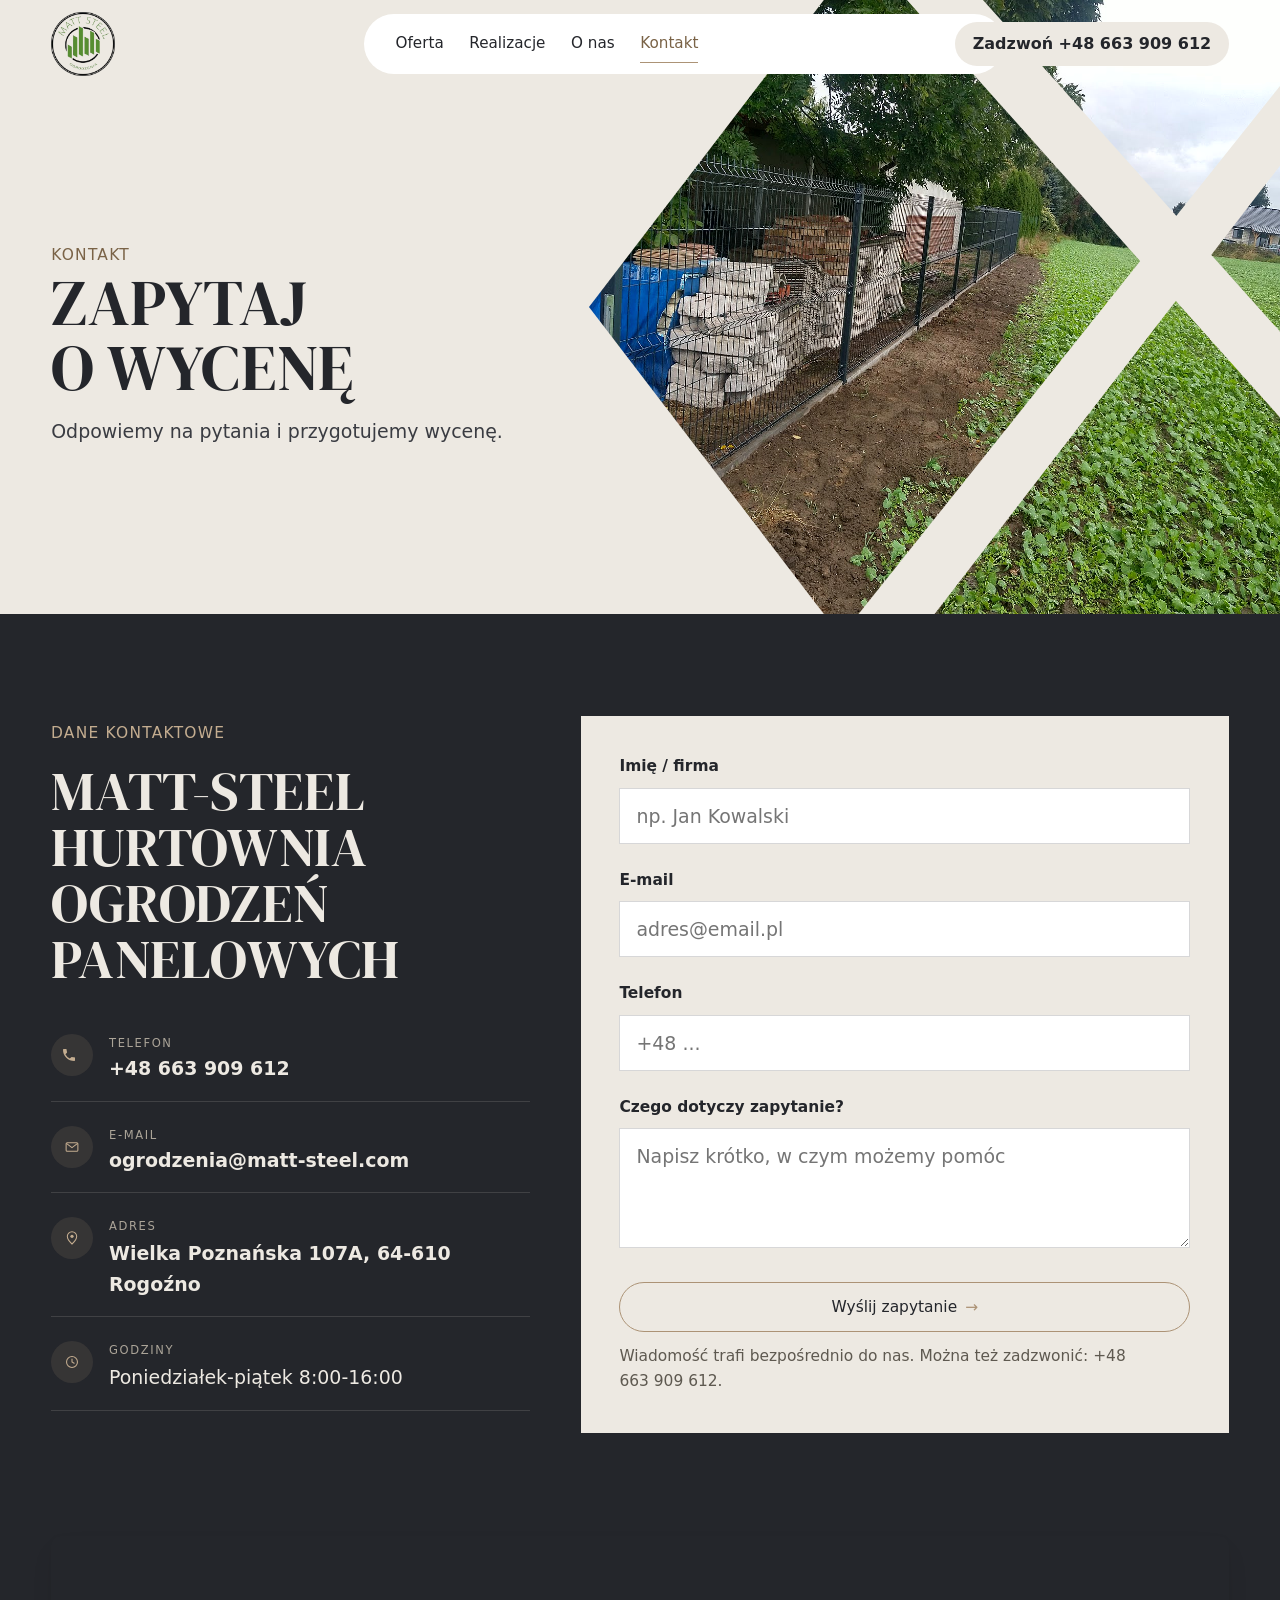
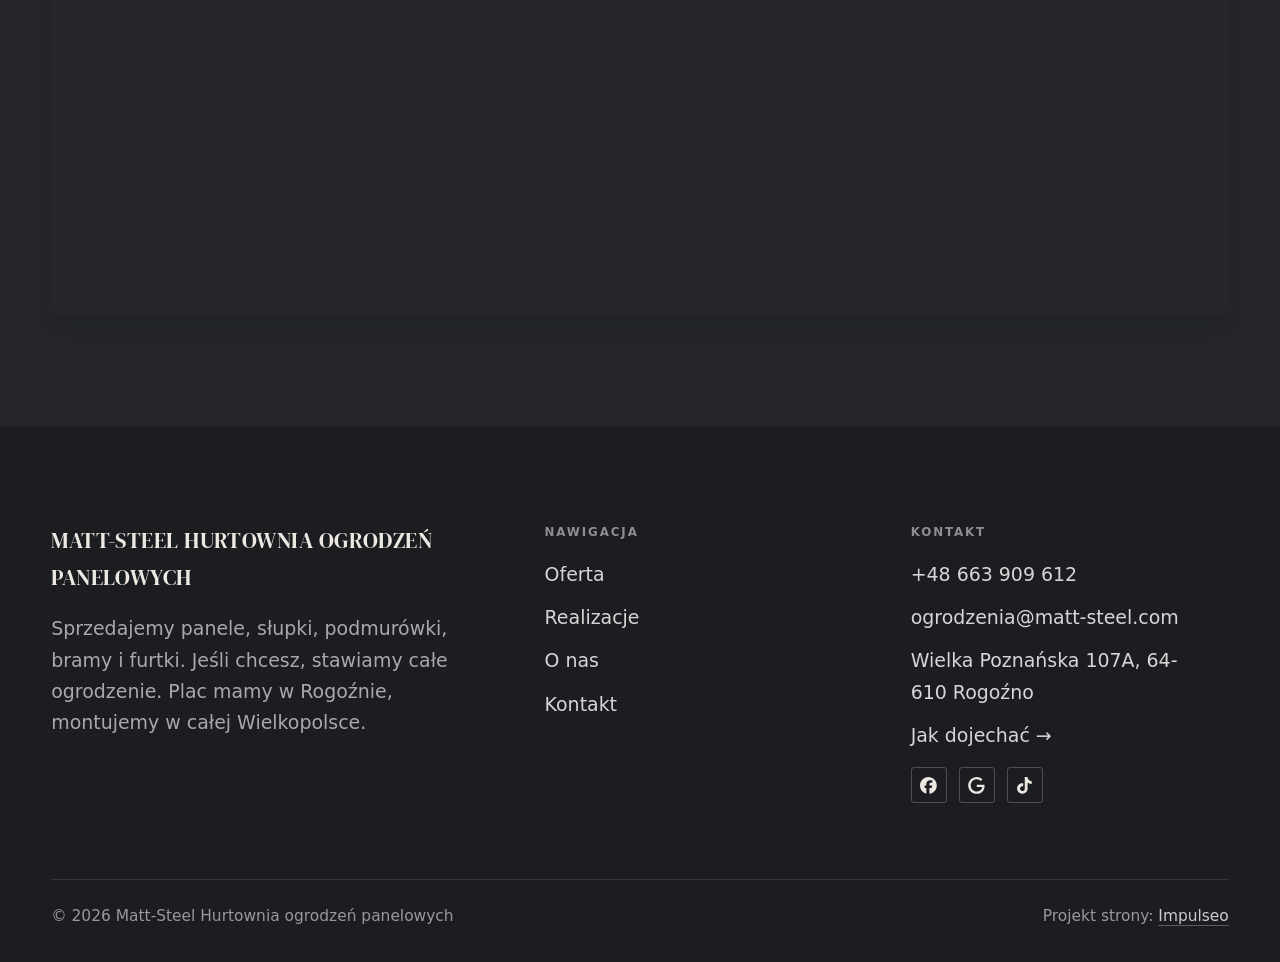
<file: kontakt.html>
<!DOCTYPE html>
<html lang="pl">
<head>
<meta charset="UTF-8">
<meta name="viewport" content="width=device-width, initial-scale=1.0">
<title>Kontakt - Matt-Steel Hurtownia ogrodzeń panelowych</title>
<meta name="description" content="Kontakt Matt-Steel Hurtownia ogrodzeń panelowych - Wielka Poznańska 107A, 64-610 Rogoźno">
<link rel="canonical" href="https://kris20032.github.io/matt-steel-hurtownia-ogrodzen-panelowych/kontakt.html">
<meta name="robots" content="noindex, nofollow">
<meta property="og:type" content="website">
<meta property="og:locale" content="pl_PL">
<meta property="og:site_name" content="Matt-Steel Hurtownia ogrodzeń panelowych">
<meta property="og:title" content="Kontakt - Matt-Steel Hurtownia ogrodzeń panelowych">
<meta property="og:description" content="Kontakt Matt-Steel Hurtownia ogrodzeń panelowych - Wielka Poznańska 107A, 64-610 Rogoźno">
<meta property="og:url" content="https://kris20032.github.io/matt-steel-hurtownia-ogrodzen-panelowych/kontakt.html">
<meta property="og:image" content="https://kris20032.github.io/matt-steel-hurtownia-ogrodzen-panelowych/img/og.jpg">
<meta property="og:image:width" content="1200">
<meta property="og:image:height" content="630">
<meta name="twitter:card" content="summary_large_image">
<link rel="preconnect" href="https://fonts.googleapis.com">
<link rel="preconnect" href="https://fonts.gstatic.com" crossorigin>
<link href="https://fonts.googleapis.com/css2?family=DM+Serif+Display&display=swap" rel="stylesheet">
<link rel="preconnect" href="https://api.fontshare.com" crossorigin>
<link href="https://api.fontshare.com/v2/css?f[]=satoshi@400,500,700&display=swap" rel="stylesheet">
<link rel="stylesheet" href="assets/styles.css?v=7e740f07">
<link rel="stylesheet" href="assets/kw-skin.css?v=1">
</head>
<body>

<header class="nav">
  <div class="wrap nav-inner">
    <a class="brand brand-has-logo" href="index.html"><img class="brand-logo" src="img/logo.png" alt="Matt-Steel Hurtownia ogrodzeń panelowych" width="427" height="427" decoding="async"></a>
    <nav class="nav-links">
      <a href="oferta.html">Oferta</a>
      <a href="realizacje.html">Realizacje</a>
      <a href="o-nas.html">O nas</a>
      <a href="kontakt.html" class="active" aria-current="page">Kontakt</a>
      <a href="tel:+48663909612" class="btn btn-accent">Zadzwoń +48 663 909 612</a>
    </nav>
    <button class="nav-toggle" aria-label="Menu"><span></span><span></span><span></span></button>
  </div>
</header>

<main>
<section class="pagehead">
  <img src="img/g3.jpg" alt="Matt-Steel Hurtownia ogrodzeń panelowych - Zapytaj o wycenę" width="1600" height="1200" decoding="async">
  <div class="wrap">
    <span class="eyebrow">Kontakt</span>
    <h1>Zapytaj o wycenę</h1>
    <p>Odpowiemy na pytania i przygotujemy wycenę.</p>
  </div>
</section>
<section>
  <div class="wrap contact-grid">
    <div class="reveal">
      <span class="eyebrow">Dane kontaktowe</span>
      <h2 style="margin:var(--space-4) 0 var(--space-6)">Matt-Steel Hurtownia ogrodzeń panelowych</h2>
      <div class="info-list">
        <div class="info-row"><div class="ic"><svg class="ico-tel" width="16" height="16" viewBox="0 0 24 24" fill="none" aria-hidden="true"><path d="M6.6 10.8a15.5 15.5 0 0 0 6.6 6.6l2.2-2.2a1 1 0 0 1 1-.24 11.4 11.4 0 0 0 3.6.58 1 1 0 0 1 1 1V20a1 1 0 0 1-1 1A17 17 0 0 1 3 4a1 1 0 0 1 1-1h3.5a1 1 0 0 1 1 1c0 1.25.2 2.46.58 3.6a1 1 0 0 1-.25 1l-2.23 2.2Z" fill="currentColor"/></svg></div><div><div class="lbl">Telefon</div><a class="val" href="tel:+48663909612">+48 663 909 612</a></div></div>
        <div class="info-row"><div class="ic"><svg class="ico-mail" width="16" height="16" viewBox="0 0 24 24" fill="none" aria-hidden="true"><rect x="3.2" y="5.5" width="17.6" height="13" rx="1.6" stroke="currentColor" stroke-width="1.6"/><path d="M4 7l8 6 8-6" stroke="currentColor" stroke-width="1.6" stroke-linecap="round" stroke-linejoin="round"/></svg></div><div><div class="lbl">E-mail</div><a class="val" href="mailto:ogrodzenia@matt-steel.com">ogrodzenia@matt-steel.com</a></div></div>
        <div class="info-row"><div class="ic"><svg class="ico-pin" width="16" height="16" viewBox="0 0 24 24" fill="none" aria-hidden="true"><path d="M12 21s7-6.1 7-11.5A7 7 0 0 0 5 9.5C5 14.9 12 21 12 21Z" stroke="currentColor" stroke-width="1.6" fill="none"/><circle cx="12" cy="9.5" r="2.4" fill="currentColor"/></svg></div><div><div class="lbl">Adres</div><div class="val">Wielka Poznańska 107A, 64-610 Rogoźno</div></div></div>
        <div class="info-row"><div class="ic"><svg class="ico-clock" width="16" height="16" viewBox="0 0 24 24" fill="none" aria-hidden="true"><circle cx="12" cy="12" r="8.2" stroke="currentColor" stroke-width="1.6"/><path d="M12 7.5V12l3.2 1.9" stroke="currentColor" stroke-width="1.6" stroke-linecap="round"/></svg></div><div><div class="lbl">Godziny</div><div class="val" style="font-weight:500">Poniedziałek-piątek 8:00-16:00</div></div></div>
      </div>
    </div>
    <div class="reveal">
      <form class="form" action="https://formsubmit.co/ogrodzenia@matt-steel.com" method="POST">
        <input type="hidden" name="_subject" value="Zapytanie ze strony Matt-Steel Hurtownia ogrodzeń panelowych">
        <input type="hidden" name="_captcha" value="false">
        <input type="hidden" name="_template" value="table">
        <div class="fld"><label for="name">Imię / firma</label><input id="name" name="name" type="text" placeholder="np. Jan Kowalski" required></div>
        <div class="fld"><label for="email">E-mail</label><input id="email" name="email" type="email" placeholder="adres@email.pl" required></div>
        <div class="fld"><label for="phone">Telefon</label><input id="phone" name="phone" type="tel" placeholder="+48 ..."></div>
        <div class="fld"><label for="msg">Czego dotyczy zapytanie?</label><textarea id="msg" name="message" placeholder="Napisz krótko, w czym możemy pomóc" required></textarea></div>
        <button type="submit" class="btn btn-accent" style="width:100%;justify-content:center">Wyślij zapytanie <span class="arr">→</span></button>
        <p class="note">Wiadomość trafi bezpośrednio do nas. Można też zadzwonić: +48 663 909 612.</p>
      </form>
    </div>
  </div>
</section>
<section style="padding-top:0">
  <div class="wrap reveal">
    <iframe class="map" title="Matt-Steel Hurtownia ogrodzeń panelowych - Rogoźno" src="https://maps.google.com/maps?q=52.733095%2C17.0130386&z=15&output=embed" loading="lazy" referrerpolicy="no-referrer-when-downgrade"></iframe>
  </div>
</section>
</main>

<footer>
  <div class="wrap">
    <div class="foot-grid">
      <div class="foot-brand">
        <div class="name">Matt-Steel Hurtownia ogrodzeń panelowych</div>
        <p>Sprzedajemy panele, słupki, podmurówki, bramy i furtki. Jeśli chcesz, stawiamy całe ogrodzenie. Plac mamy w Rogoźnie, montujemy w całej Wielkopolsce.</p>
      </div>
      <div class="foot-col">
        <h4>Nawigacja</h4>
        <a href="oferta.html">Oferta</a>
        <a href="realizacje.html">Realizacje</a>
        <a href="o-nas.html">O nas</a>
        <a href="kontakt.html">Kontakt</a>
      </div>
      <div class="foot-col">
        <h4>Kontakt</h4>
        <a href="tel:+48663909612">+48 663 909 612</a>
        <a href="mailto:ogrodzenia@matt-steel.com">ogrodzenia@matt-steel.com</a>
        <p>Wielka Poznańska 107A, 64-610 Rogoźno</p>
        <a href="https://maps.google.com/?cid=5809428973370625989&g_mp=Cidnb29nbGUubWFwcy5wbGFjZXMudjEuUGxhY2VzLlNlYXJjaFRleHQQAhgEIAA" target="_blank" rel="noopener">Jak dojechać →</a>
      <div class="foot-soc">
        <a class="soc" href="https://www.facebook.com/p/Matt-steel-Ogrodzenia-100064750251947/" target="_blank" rel="noopener" aria-label="Facebook - Matt-Steel Hurtownia ogrodzeń panelowych"><svg viewBox="0 0 24 24" aria-hidden="true" focusable="false"><path d="M9.101 23.691v-7.98H6.627v-3.667h2.474v-1.58c0-4.085 1.848-5.978 5.858-5.978.401 0 .955.042 1.468.103a8.68 8.68 0 0 1 1.141.195v3.325a8.623 8.623 0 0 0-.653-.036 26.805 26.805 0 0 0-.733-.009c-.707 0-1.259.096-1.675.309a1.686 1.686 0 0 0-.679.622c-.258.42-.374.995-.374 1.752v1.297h3.919l-.386 2.103-.287 1.564h-3.246v8.245C19.396 23.238 24 18.179 24 12.044c0-6.627-5.373-12-12-12s-12 5.373-12 12c0 5.628 3.874 10.35 9.101 11.647Z" fill="currentColor"/></svg></a>
        <a class="soc" href="https://maps.google.com/?cid=5809428973370625989&g_mp=Cidnb29nbGUubWFwcy5wbGFjZXMudjEuUGxhY2VzLlNlYXJjaFRleHQQAhgEIAA" target="_blank" rel="noopener" aria-label="Google - Matt-Steel Hurtownia ogrodzeń panelowych"><svg viewBox="0 0 24 24" aria-hidden="true" focusable="false"><path d="M12.48 10.92v3.28h7.84c-.24 1.84-.853 3.187-1.787 4.133-1.147 1.147-2.933 2.4-6.053 2.4-4.827 0-8.6-3.893-8.6-8.72s3.773-8.72 8.6-8.72c2.6 0 4.507 1.027 5.907 2.347l2.307-2.307C18.747 1.44 16.133 0 12.48 0 5.867 0 .307 5.387.307 12s5.56 12 12.173 12c3.573 0 6.267-1.173 8.373-3.36 2.16-2.16 2.84-5.213 2.84-7.667 0-.76-.053-1.467-.173-2.053H12.48z" fill="currentColor"/></svg></a>
        <a class="soc" href="https://www.tiktok.com/@ogrodzenia.mattst" target="_blank" rel="noopener" aria-label="TikTok - Matt-Steel Hurtownia ogrodzeń panelowych"><svg viewBox="0 0 24 24" aria-hidden="true" focusable="false"><path d="M12.525.02c1.31-.02 2.61-.01 3.91-.02.08 1.53.63 3.09 1.75 4.17 1.12 1.11 2.7 1.62 4.24 1.79v4.03c-1.44-.05-2.89-.35-4.2-.97-.57-.26-1.1-.59-1.62-.93-.01 2.92.01 5.84-.02 8.75-.08 1.4-.54 2.79-1.35 3.94-1.31 1.92-3.58 3.17-5.91 3.21-1.43.08-2.86-.31-4.08-1.03-2.02-1.19-3.44-3.37-3.65-5.71-.02-.5-.03-1-.01-1.49.18-1.9 1.12-3.72 2.58-4.96 1.66-1.44 3.98-2.13 6.15-1.72.02 1.48-.04 2.96-.04 4.44-.99-.32-2.15-.23-3.02.37-.63.41-1.11 1.04-1.36 1.75-.21.51-.15 1.07-.14 1.61.24 1.64 1.82 3.02 3.5 2.87 1.12-.01 2.19-.66 2.77-1.61.19-.33.4-.67.41-1.06.1-1.79.06-3.57.07-5.36.01-4.03-.01-8.05.02-12.07z" fill="currentColor"/></svg></a>
      </div>
      </div>
    </div>
    <div class="foot-bot">
      <span>© 2026 Matt-Steel Hurtownia ogrodzeń panelowych</span>
      <span>Projekt strony: <a class="foot-credit" href="https://impulseo.pl" target="_blank" rel="noopener">Impulseo</a></span>
    </div>
  </div>
</footer>
<div class="sticky-call"><a class="sc-call" href="tel:+48663909612"><svg class="ico-tel" width="16" height="16" viewBox="0 0 24 24" fill="none" aria-hidden="true"><path d="M6.6 10.8a15.5 15.5 0 0 0 6.6 6.6l2.2-2.2a1 1 0 0 1 1-.24 11.4 11.4 0 0 0 3.6.58 1 1 0 0 1 1 1V20a1 1 0 0 1-1 1A17 17 0 0 1 3 4a1 1 0 0 1 1-1h3.5a1 1 0 0 1 1 1c0 1.25.2 2.46.58 3.6a1 1 0 0 1-.25 1l-2.23 2.2Z" fill="currentColor"/></svg> Zadzwoń</a><a class="sc-quote" href="kontakt.html">Zapytaj o wycenę</a></div>
<div class="demo-wazne" data-do="2026-11-02" data-cykl="3" hidden><svg class="dw-ico" width="13" height="13" viewBox="0 0 24 24" fill="none" aria-hidden="true"><circle cx="12" cy="12" r="8.6" stroke="currentColor" stroke-width="1.8"/><path d="M12 7.2V12l3.3 2" stroke="currentColor" stroke-width="1.8" stroke-linecap="round"/></svg><span class="dw-txt"></span></div>

<script src="assets/main.js"></script>
</body>
</html>
</file>
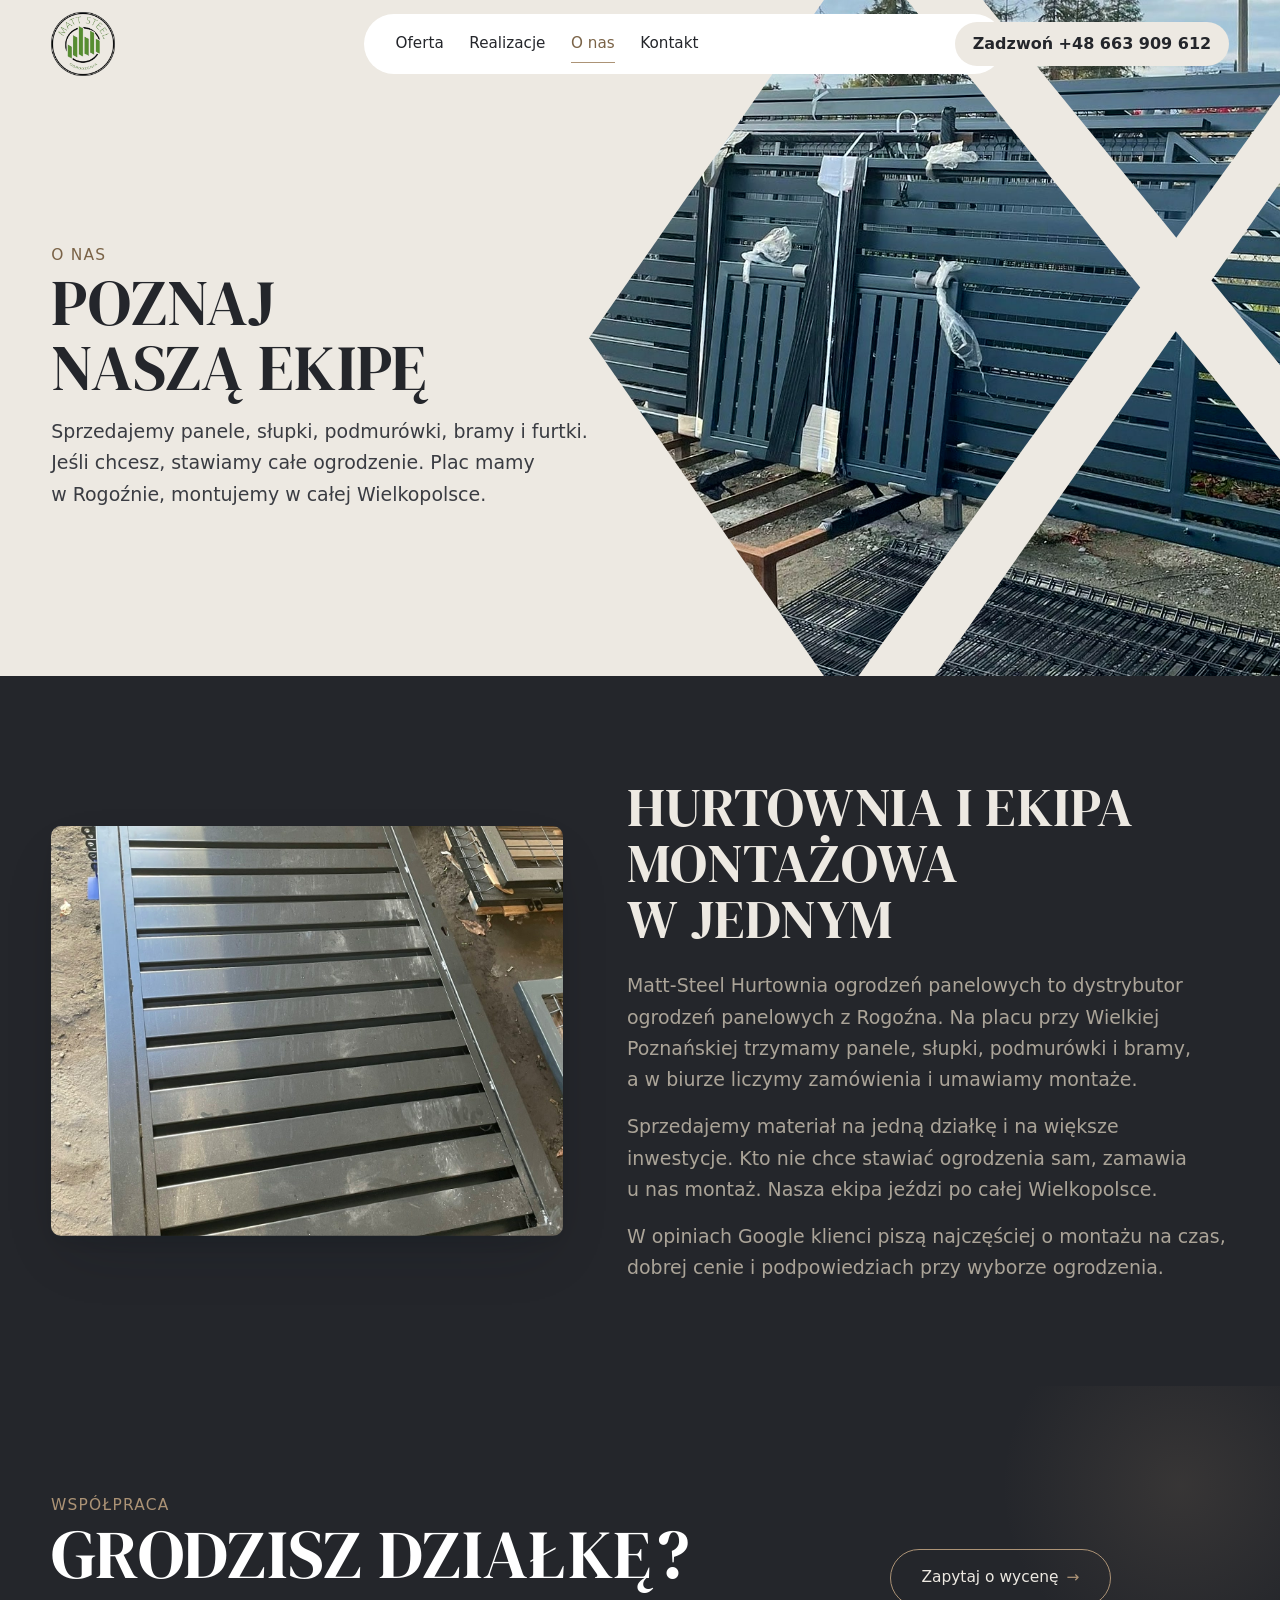
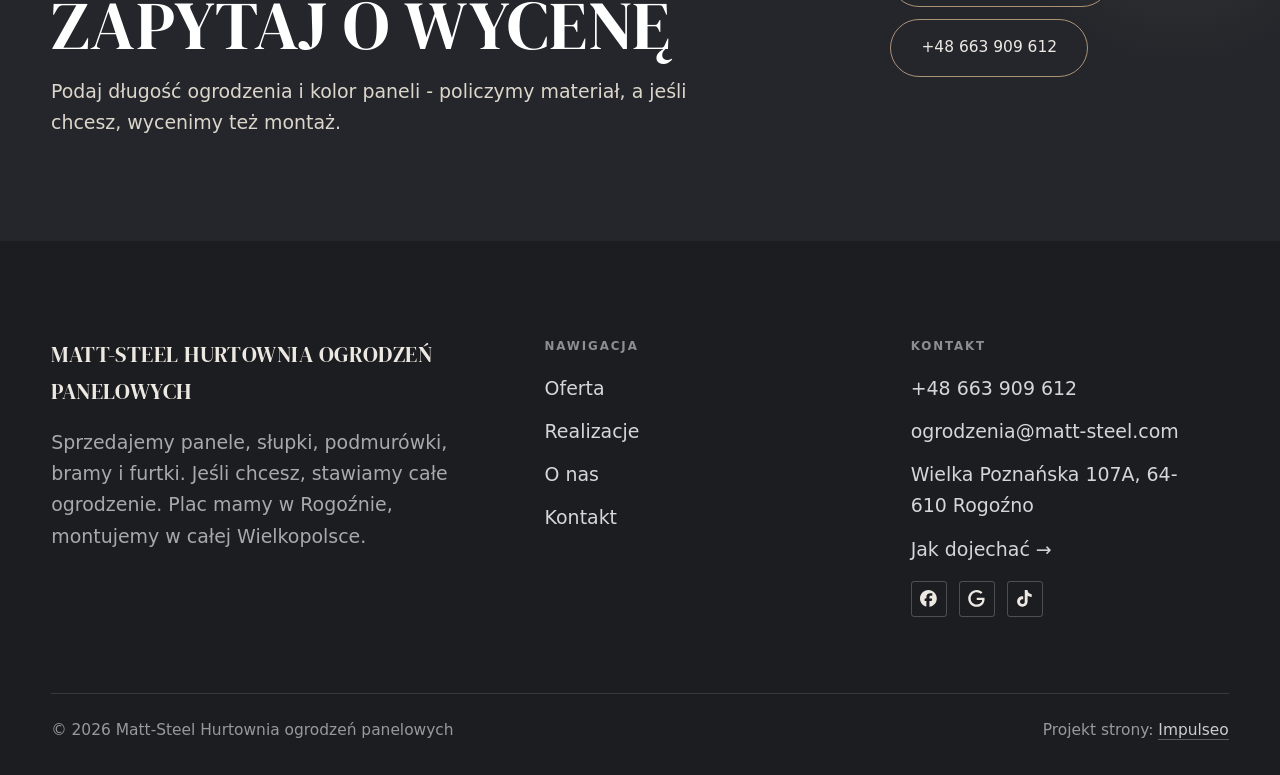
<file: o-nas.html>
<!DOCTYPE html>
<html lang="pl">
<head>
<meta charset="UTF-8">
<meta name="viewport" content="width=device-width, initial-scale=1.0">
<title>O nas - Matt-Steel Hurtownia ogrodzeń panelowych</title>
<meta name="description" content="Matt-Steel Hurtownia ogrodzeń panelowych - hurtownia ogrodzeń panelowych w Rogoźnie. Panele, słupki, podmurówki, bramy i furtki. Sprzedaż oraz montaż ogrodzeń na terenie Wielkopolski. Zadzwoń po wycenę.">
<link rel="canonical" href="https://kris20032.github.io/matt-steel-hurtownia-ogrodzen-panelowych/o-nas.html">
<meta name="robots" content="noindex, nofollow">
<meta property="og:type" content="website">
<meta property="og:locale" content="pl_PL">
<meta property="og:site_name" content="Matt-Steel Hurtownia ogrodzeń panelowych">
<meta property="og:title" content="O nas - Matt-Steel Hurtownia ogrodzeń panelowych">
<meta property="og:description" content="Matt-Steel Hurtownia ogrodzeń panelowych - hurtownia ogrodzeń panelowych w Rogoźnie. Panele, słupki, podmurówki, bramy i furtki. Sprzedaż oraz montaż ogrodzeń na terenie Wielkopolski. Zadzwoń po wycenę.">
<meta property="og:url" content="https://kris20032.github.io/matt-steel-hurtownia-ogrodzen-panelowych/o-nas.html">
<meta property="og:image" content="https://kris20032.github.io/matt-steel-hurtownia-ogrodzen-panelowych/img/og.jpg">
<meta property="og:image:width" content="1200">
<meta property="og:image:height" content="630">
<meta name="twitter:card" content="summary_large_image">
<link rel="preconnect" href="https://fonts.googleapis.com">
<link rel="preconnect" href="https://fonts.gstatic.com" crossorigin>
<link href="https://fonts.googleapis.com/css2?family=DM+Serif+Display&display=swap" rel="stylesheet">
<link rel="preconnect" href="https://api.fontshare.com" crossorigin>
<link href="https://api.fontshare.com/v2/css?f[]=satoshi@400,500,700&display=swap" rel="stylesheet">
<link rel="stylesheet" href="assets/styles.css?v=7e740f07">
<link rel="stylesheet" href="assets/kw-skin.css?v=1">
</head>
<body>

<header class="nav">
  <div class="wrap nav-inner">
    <a class="brand brand-has-logo" href="index.html"><img class="brand-logo" src="img/logo.png" alt="Matt-Steel Hurtownia ogrodzeń panelowych" width="427" height="427" decoding="async"></a>
    <nav class="nav-links">
      <a href="oferta.html">Oferta</a>
      <a href="realizacje.html">Realizacje</a>
      <a href="o-nas.html" class="active" aria-current="page">O nas</a>
      <a href="kontakt.html">Kontakt</a>
      <a href="tel:+48663909612" class="btn btn-accent">Zadzwoń +48 663 909 612</a>
    </nav>
    <button class="nav-toggle" aria-label="Menu"><span></span><span></span><span></span></button>
  </div>
</header>

<main>
<section class="pagehead">
  <img src="img/g11.jpg" alt="Matt-Steel Hurtownia ogrodzeń panelowych - Poznaj naszą ekipę" width="1734" height="1030" decoding="async">
  <div class="wrap">
    <span class="eyebrow">O nas</span>
    <h1>Poznaj naszą ekipę</h1>
    <p>Sprzedajemy panele, słupki, podmurówki, bramy i furtki. Jeśli chcesz, stawiamy całe ogrodzenie. Plac mamy w Rogoźnie, montujemy w całej Wielkopolsce.</p>
  </div>
</section>
<section>
  <div class="wrap split">
    <div class="split-art reveal"><img src="img/g2.jpg" alt="Matt-Steel Hurtownia ogrodzeń panelowych" loading="lazy" width="1428" height="1940" decoding="async"></div>
    <div class="split-copy reveal">
      <h2>Hurtownia i ekipa montażowa w jednym</h2>
      <p class="muted">Matt-Steel Hurtownia ogrodzeń panelowych to dystrybutor ogrodzeń panelowych z Rogoźna. Na placu przy Wielkiej Poznańskiej trzymamy panele, słupki, podmurówki i bramy, a w biurze liczymy zamówienia i umawiamy montaże.</p>
      <p class="muted">Sprzedajemy materiał na jedną działkę i na większe inwestycje. Kto nie chce stawiać ogrodzenia sam, zamawia u nas montaż. Nasza ekipa jeździ po całej Wielkopolsce.</p>
      <p class="muted">W opiniach Google klienci piszą najczęściej o montażu na czas, dobrej cenie i podpowiedziach przy wyborze ogrodzenia.</p>
    </div>
  </div>
</section>


<section class="cta">
  <div class="wrap">
    <div class="reveal">
      <span class="eyebrow">Współpraca</span>
      <h2>Grodzisz działkę? Zapytaj o wycenę</h2>
      <p>Podaj długość ogrodzenia i kolor paneli - policzymy materiał, a jeśli chcesz, wycenimy też montaż.</p>
    </div>
    <div class="cta-actions reveal">
      <a href="kontakt.html" class="btn btn-light">Zapytaj o wycenę <span class="arr">→</span></a>
      <a href="tel:+48663909612" class="btn btn-ghost btn-ghost-cta">+48 663 909 612</a>
    </div>
  </div>
</section>
</main>

<footer>
  <div class="wrap">
    <div class="foot-grid">
      <div class="foot-brand">
        <div class="name">Matt-Steel Hurtownia ogrodzeń panelowych</div>
        <p>Sprzedajemy panele, słupki, podmurówki, bramy i furtki. Jeśli chcesz, stawiamy całe ogrodzenie. Plac mamy w Rogoźnie, montujemy w całej Wielkopolsce.</p>
      </div>
      <div class="foot-col">
        <h4>Nawigacja</h4>
        <a href="oferta.html">Oferta</a>
        <a href="realizacje.html">Realizacje</a>
        <a href="o-nas.html">O nas</a>
        <a href="kontakt.html">Kontakt</a>
      </div>
      <div class="foot-col">
        <h4>Kontakt</h4>
        <a href="tel:+48663909612">+48 663 909 612</a>
        <a href="mailto:ogrodzenia@matt-steel.com">ogrodzenia@matt-steel.com</a>
        <p>Wielka Poznańska 107A, 64-610 Rogoźno</p>
        <a href="https://maps.google.com/?cid=5809428973370625989&g_mp=Cidnb29nbGUubWFwcy5wbGFjZXMudjEuUGxhY2VzLlNlYXJjaFRleHQQAhgEIAA" target="_blank" rel="noopener">Jak dojechać →</a>
      <div class="foot-soc">
        <a class="soc" href="https://www.facebook.com/p/Matt-steel-Ogrodzenia-100064750251947/" target="_blank" rel="noopener" aria-label="Facebook - Matt-Steel Hurtownia ogrodzeń panelowych"><svg viewBox="0 0 24 24" aria-hidden="true" focusable="false"><path d="M9.101 23.691v-7.98H6.627v-3.667h2.474v-1.58c0-4.085 1.848-5.978 5.858-5.978.401 0 .955.042 1.468.103a8.68 8.68 0 0 1 1.141.195v3.325a8.623 8.623 0 0 0-.653-.036 26.805 26.805 0 0 0-.733-.009c-.707 0-1.259.096-1.675.309a1.686 1.686 0 0 0-.679.622c-.258.42-.374.995-.374 1.752v1.297h3.919l-.386 2.103-.287 1.564h-3.246v8.245C19.396 23.238 24 18.179 24 12.044c0-6.627-5.373-12-12-12s-12 5.373-12 12c0 5.628 3.874 10.35 9.101 11.647Z" fill="currentColor"/></svg></a>
        <a class="soc" href="https://maps.google.com/?cid=5809428973370625989&g_mp=Cidnb29nbGUubWFwcy5wbGFjZXMudjEuUGxhY2VzLlNlYXJjaFRleHQQAhgEIAA" target="_blank" rel="noopener" aria-label="Google - Matt-Steel Hurtownia ogrodzeń panelowych"><svg viewBox="0 0 24 24" aria-hidden="true" focusable="false"><path d="M12.48 10.92v3.28h7.84c-.24 1.84-.853 3.187-1.787 4.133-1.147 1.147-2.933 2.4-6.053 2.4-4.827 0-8.6-3.893-8.6-8.72s3.773-8.72 8.6-8.72c2.6 0 4.507 1.027 5.907 2.347l2.307-2.307C18.747 1.44 16.133 0 12.48 0 5.867 0 .307 5.387.307 12s5.56 12 12.173 12c3.573 0 6.267-1.173 8.373-3.36 2.16-2.16 2.84-5.213 2.84-7.667 0-.76-.053-1.467-.173-2.053H12.48z" fill="currentColor"/></svg></a>
        <a class="soc" href="https://www.tiktok.com/@ogrodzenia.mattst" target="_blank" rel="noopener" aria-label="TikTok - Matt-Steel Hurtownia ogrodzeń panelowych"><svg viewBox="0 0 24 24" aria-hidden="true" focusable="false"><path d="M12.525.02c1.31-.02 2.61-.01 3.91-.02.08 1.53.63 3.09 1.75 4.17 1.12 1.11 2.7 1.62 4.24 1.79v4.03c-1.44-.05-2.89-.35-4.2-.97-.57-.26-1.1-.59-1.62-.93-.01 2.92.01 5.84-.02 8.75-.08 1.4-.54 2.79-1.35 3.94-1.31 1.92-3.58 3.17-5.91 3.21-1.43.08-2.86-.31-4.08-1.03-2.02-1.19-3.44-3.37-3.65-5.71-.02-.5-.03-1-.01-1.49.18-1.9 1.12-3.72 2.58-4.96 1.66-1.44 3.98-2.13 6.15-1.72.02 1.48-.04 2.96-.04 4.44-.99-.32-2.15-.23-3.02.37-.63.41-1.11 1.04-1.36 1.75-.21.51-.15 1.07-.14 1.61.24 1.64 1.82 3.02 3.5 2.87 1.12-.01 2.19-.66 2.77-1.61.19-.33.4-.67.41-1.06.1-1.79.06-3.57.07-5.36.01-4.03-.01-8.05.02-12.07z" fill="currentColor"/></svg></a>
      </div>
      </div>
    </div>
    <div class="foot-bot">
      <span>© 2026 Matt-Steel Hurtownia ogrodzeń panelowych</span>
      <span>Projekt strony: <a class="foot-credit" href="https://impulseo.pl" target="_blank" rel="noopener">Impulseo</a></span>
    </div>
  </div>
</footer>
<div class="sticky-call"><a class="sc-call" href="tel:+48663909612"><svg class="ico-tel" width="16" height="16" viewBox="0 0 24 24" fill="none" aria-hidden="true"><path d="M6.6 10.8a15.5 15.5 0 0 0 6.6 6.6l2.2-2.2a1 1 0 0 1 1-.24 11.4 11.4 0 0 0 3.6.58 1 1 0 0 1 1 1V20a1 1 0 0 1-1 1A17 17 0 0 1 3 4a1 1 0 0 1 1-1h3.5a1 1 0 0 1 1 1c0 1.25.2 2.46.58 3.6a1 1 0 0 1-.25 1l-2.23 2.2Z" fill="currentColor"/></svg> Zadzwoń</a><a class="sc-quote" href="kontakt.html">Zapytaj o wycenę</a></div>
<div class="demo-wazne" data-do="2026-11-02" data-cykl="3" hidden><svg class="dw-ico" width="13" height="13" viewBox="0 0 24 24" fill="none" aria-hidden="true"><circle cx="12" cy="12" r="8.6" stroke="currentColor" stroke-width="1.8"/><path d="M12 7.2V12l3.3 2" stroke="currentColor" stroke-width="1.8" stroke-linecap="round"/></svg><span class="dw-txt"></span></div>

<script src="assets/main.js"></script>
</body>
</html>
</file>
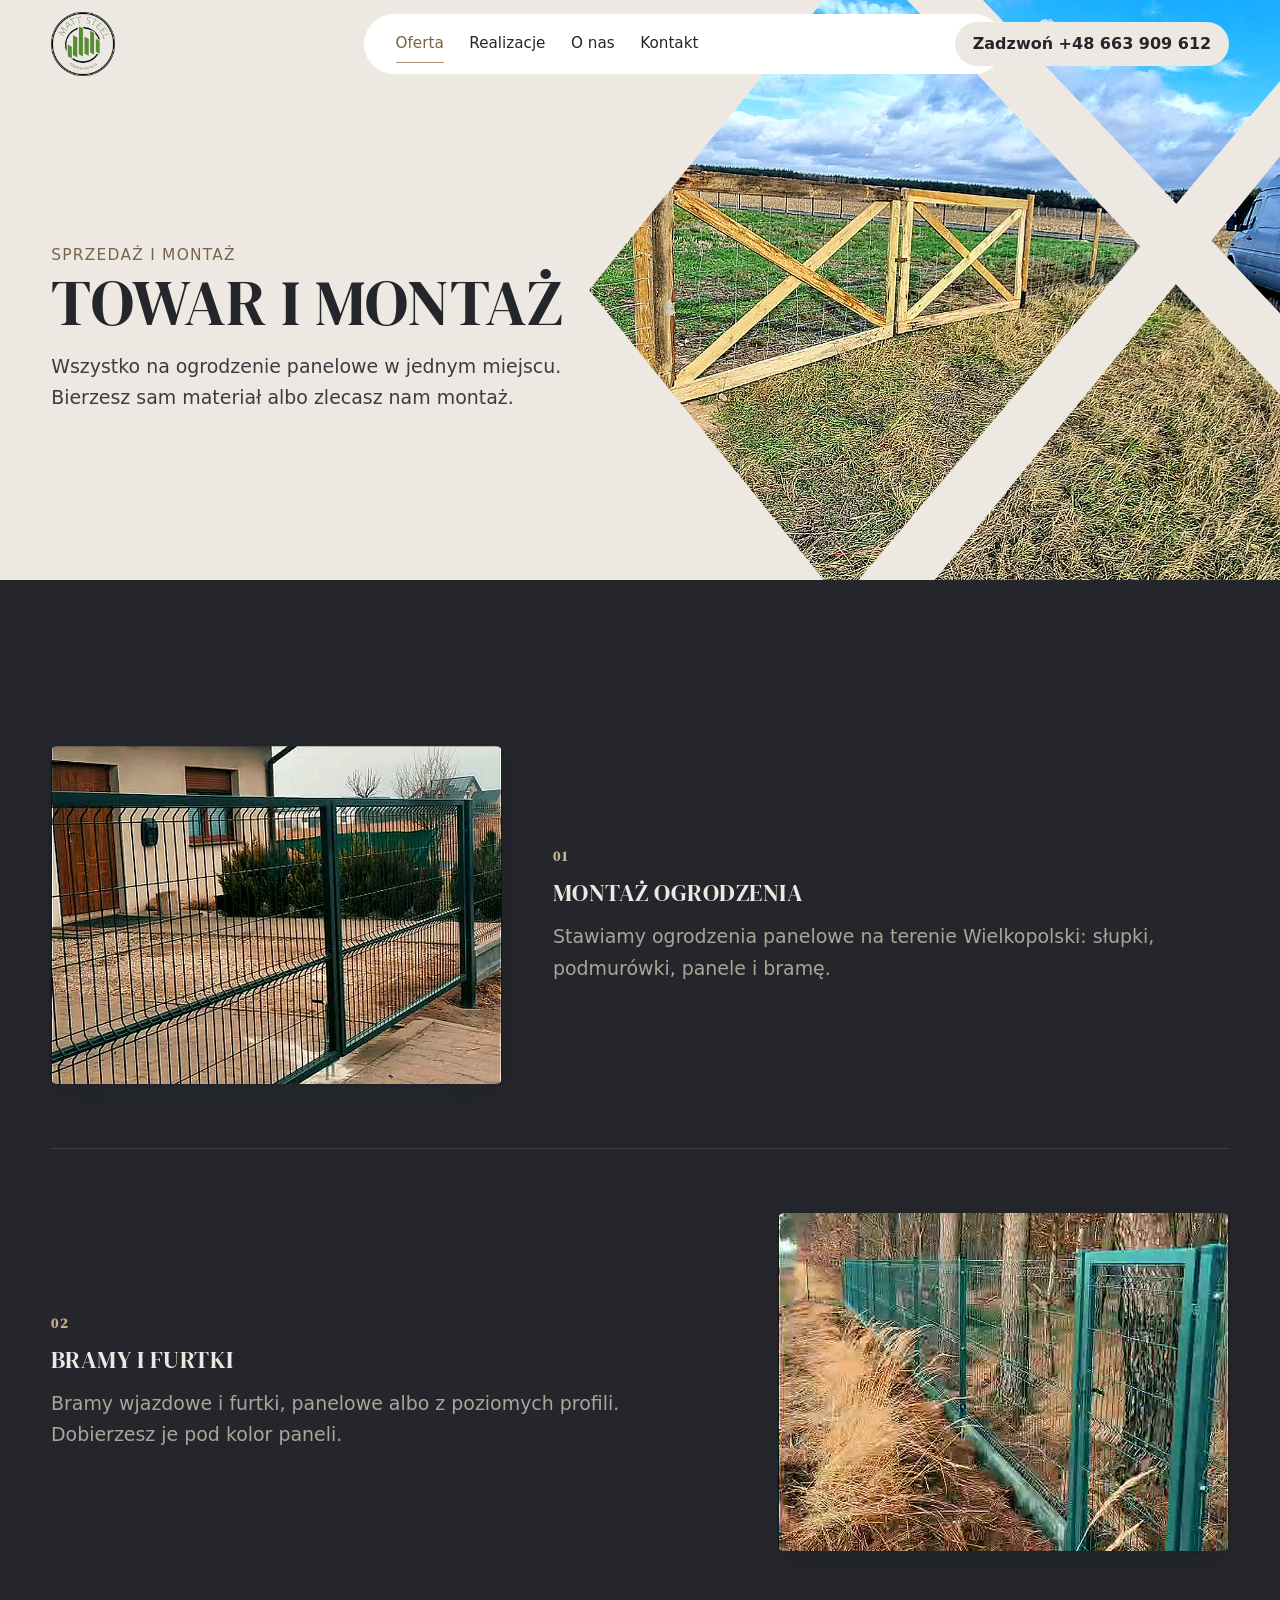
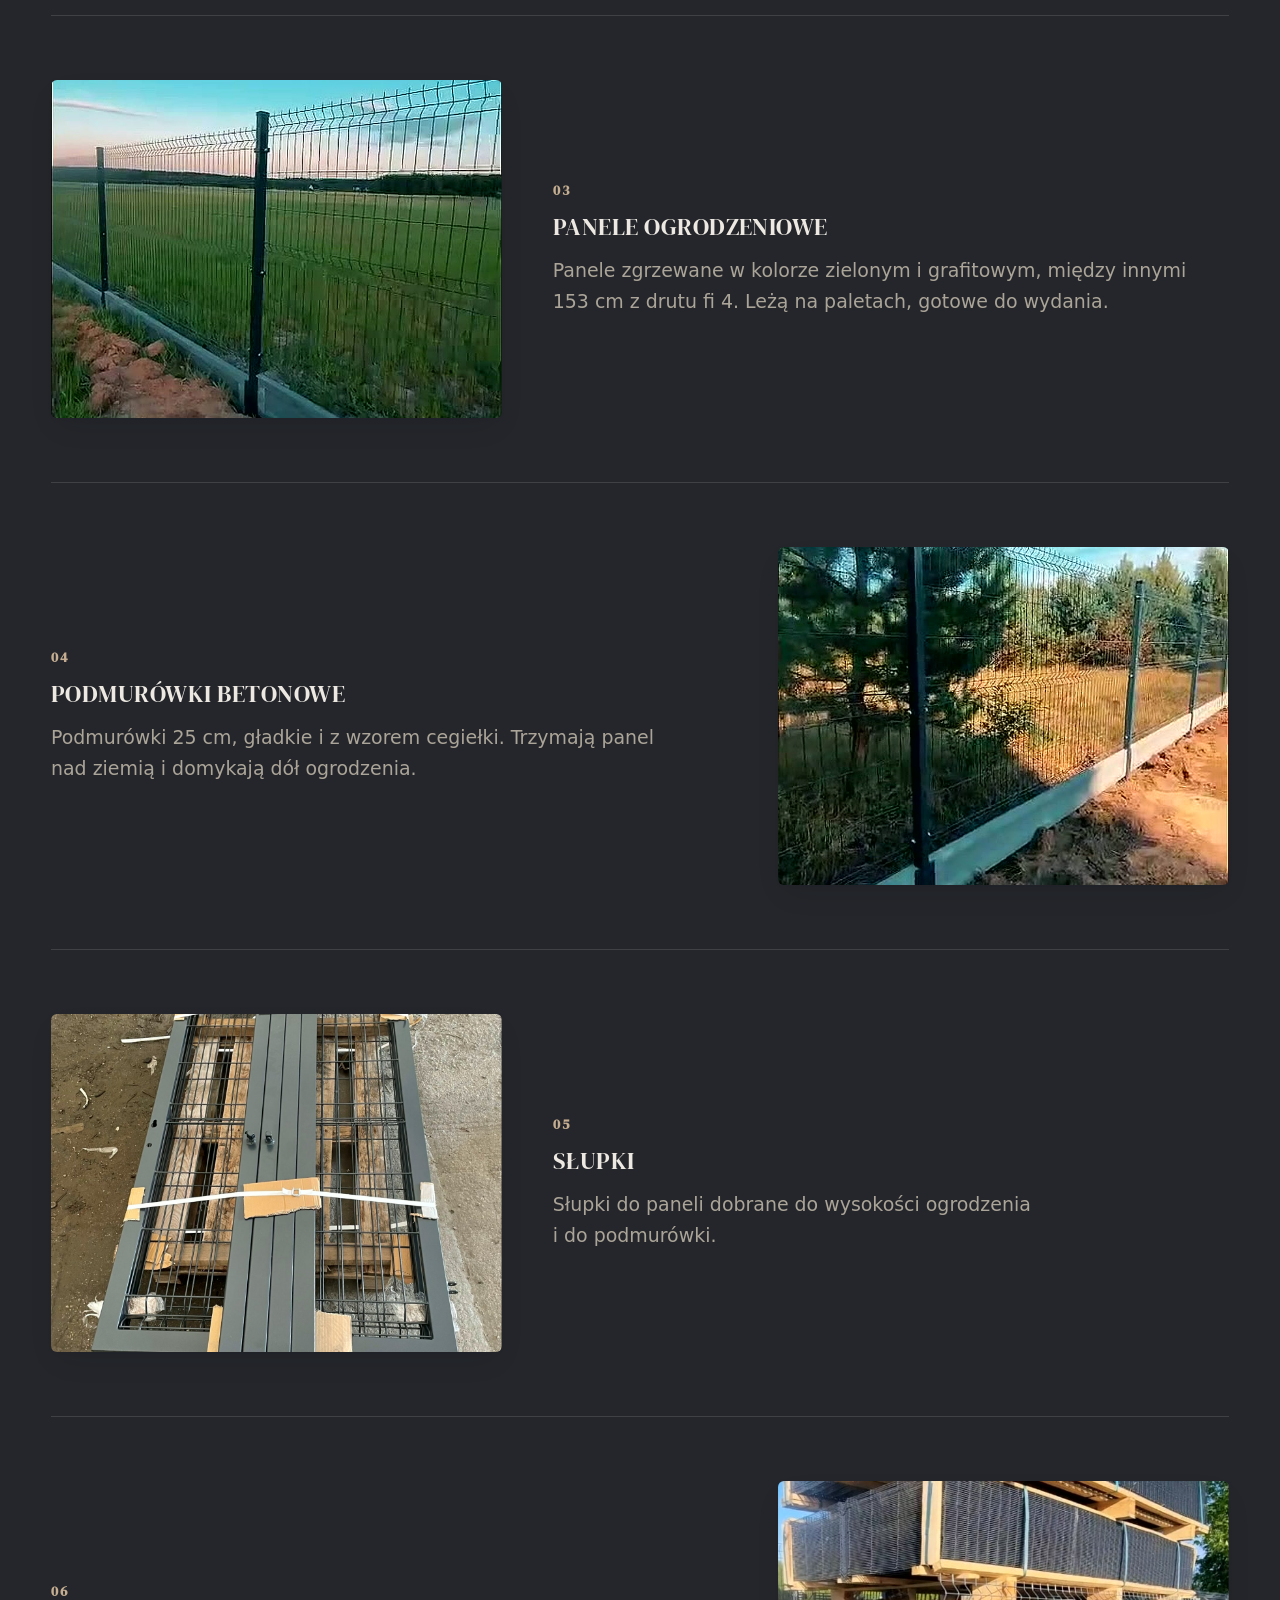
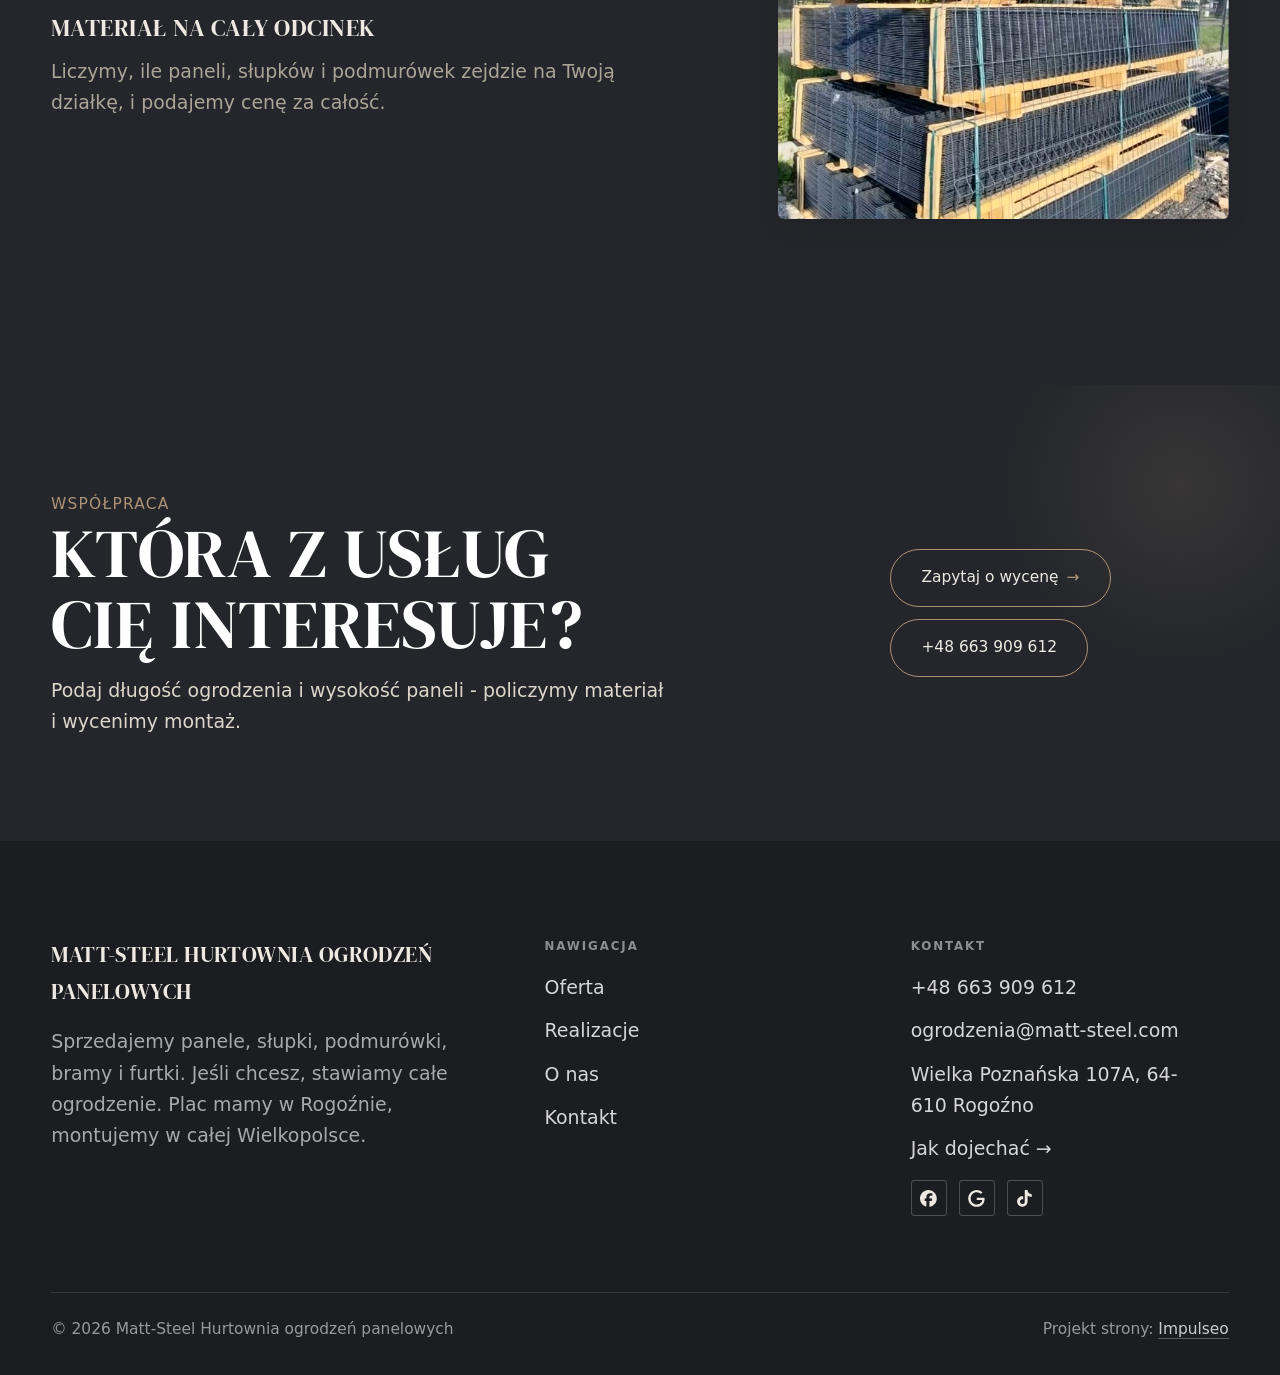
<file: oferta.html>
<!DOCTYPE html>
<html lang="pl">
<head>
<meta charset="UTF-8">
<meta name="viewport" content="width=device-width, initial-scale=1.0">
<title>Oferta - Matt-Steel Hurtownia ogrodzeń panelowych</title>
<meta name="description" content="Matt-Steel Hurtownia ogrodzeń panelowych - hurtownia ogrodzeń panelowych w Rogoźnie. Panele, słupki, podmurówki, bramy i furtki. Sprzedaż oraz montaż ogrodzeń na terenie Wielkopolski. Zadzwoń po wycenę.">
<link rel="canonical" href="https://kris20032.github.io/matt-steel-hurtownia-ogrodzen-panelowych/oferta.html">
<meta name="robots" content="noindex, nofollow">
<meta property="og:type" content="website">
<meta property="og:locale" content="pl_PL">
<meta property="og:site_name" content="Matt-Steel Hurtownia ogrodzeń panelowych">
<meta property="og:title" content="Oferta - Matt-Steel Hurtownia ogrodzeń panelowych">
<meta property="og:description" content="Matt-Steel Hurtownia ogrodzeń panelowych - hurtownia ogrodzeń panelowych w Rogoźnie. Panele, słupki, podmurówki, bramy i furtki. Sprzedaż oraz montaż ogrodzeń na terenie Wielkopolski. Zadzwoń po wycenę.">
<meta property="og:url" content="https://kris20032.github.io/matt-steel-hurtownia-ogrodzen-panelowych/oferta.html">
<meta property="og:image" content="https://kris20032.github.io/matt-steel-hurtownia-ogrodzen-panelowych/img/og.jpg">
<meta property="og:image:width" content="1200">
<meta property="og:image:height" content="630">
<meta name="twitter:card" content="summary_large_image">
<link rel="preconnect" href="https://fonts.googleapis.com">
<link rel="preconnect" href="https://fonts.gstatic.com" crossorigin>
<link href="https://fonts.googleapis.com/css2?family=DM+Serif+Display&display=swap" rel="stylesheet">
<link rel="preconnect" href="https://api.fontshare.com" crossorigin>
<link href="https://api.fontshare.com/v2/css?f[]=satoshi@400,500,700&display=swap" rel="stylesheet">
<link rel="stylesheet" href="assets/styles.css?v=7e740f07">
<link rel="stylesheet" href="assets/kw-skin.css?v=1">
</head>
<body>

<header class="nav">
  <div class="wrap nav-inner">
    <a class="brand brand-has-logo" href="index.html"><img class="brand-logo" src="img/logo.png" alt="Matt-Steel Hurtownia ogrodzeń panelowych" width="427" height="427" decoding="async"></a>
    <nav class="nav-links">
      <a href="oferta.html" class="active" aria-current="page">Oferta</a>
      <a href="realizacje.html">Realizacje</a>
      <a href="o-nas.html">O nas</a>
      <a href="kontakt.html">Kontakt</a>
      <a href="tel:+48663909612" class="btn btn-accent">Zadzwoń +48 663 909 612</a>
    </nav>
    <button class="nav-toggle" aria-label="Menu"><span></span><span></span><span></span></button>
  </div>
</header>

<main>
<section class="pagehead">
  <img src="img/g1.jpg" alt="Matt-Steel Hurtownia ogrodzeń panelowych - Towar i montaż" width="2000" height="901" decoding="async">
  <div class="wrap">
    <span class="eyebrow">Sprzedaż i montaż</span>
    <h1>Towar i montaż</h1>
    <p>Wszystko na ogrodzenie panelowe w jednym miejscu. Bierzesz sam materiał albo zlecasz nam montaż.</p>
  </div>
</section>
<section>
  <div class="wrap">
    <div class="svc-row reveal">
      <div class="svc-row-art"><img src="img/g10.jpg" alt="Montaż ogrodzenia" loading="lazy" width="765" height="1360" decoding="async"></div>
      <div>
        <span class="num">01</span>
        <h3>Montaż ogrodzenia</h3>
        <p class="muted">Stawiamy ogrodzenia panelowe na terenie Wielkopolski: słupki, podmurówki, panele i bramę.</p>
      </div>
    </div>
    <div class="svc-row rev reveal">
      <div class="svc-row-art"><img src="img/g9.jpg" alt="Bramy i furtki" loading="lazy" width="765" height="1360" decoding="async"></div>
      <div>
        <span class="num">02</span>
        <h3>Bramy i furtki</h3>
        <p class="muted">Bramy wjazdowe i furtki, panelowe albo z poziomych profili. Dobierzesz je pod kolor paneli.</p>
      </div>
    </div>
    <div class="svc-row reveal">
      <div class="svc-row-art"><img src="img/g8.jpg" alt="Panele ogrodzeniowe" loading="lazy" width="765" height="1360" decoding="async"></div>
      <div>
        <span class="num">03</span>
        <h3>Panele ogrodzeniowe</h3>
        <p class="muted">Panele zgrzewane w kolorze zielonym i grafitowym, między innymi 153 cm z drutu fi 4. Leżą na paletach, gotowe do wydania.</p>
      </div>
    </div>
    <div class="svc-row rev reveal">
      <div class="svc-row-art"><img src="img/g7.jpg" alt="Podmurówki betonowe" loading="lazy" width="765" height="1360" decoding="async"></div>
      <div>
        <span class="num">04</span>
        <h3>Podmurówki betonowe</h3>
        <p class="muted">Podmurówki 25 cm, gładkie i z wzorem cegiełki. Trzymają panel nad ziemią i domykają dół ogrodzenia.</p>
      </div>
    </div>
    <div class="svc-row reveal">
      <div class="svc-row-art"><img src="img/g6.jpg" alt="Słupki" loading="lazy" width="1384" height="1906" decoding="async"></div>
      <div>
        <span class="num">05</span>
        <h3>Słupki</h3>
        <p class="muted">Słupki do paneli dobrane do wysokości ogrodzenia i do podmurówki.</p>
      </div>
    </div>
    <div class="svc-row rev reveal">
      <div class="svc-row-art"><img src="img/about.jpg" alt="Materiał na cały odcinek" loading="lazy" width="710" height="1306" decoding="async"></div>
      <div>
        <span class="num">06</span>
        <h3>Materiał na cały odcinek</h3>
        <p class="muted">Liczymy, ile paneli, słupków i podmurówek zejdzie na Twoją działkę, i podajemy cenę za całość.</p>
      </div>
    </div>
  </div>
</section>

<section class="cta">
  <div class="wrap">
    <div class="reveal">
      <span class="eyebrow">Współpraca</span>
      <h2>Która z usług Cię interesuje?</h2>
      <p>Podaj długość ogrodzenia i wysokość paneli - policzymy materiał i wycenimy montaż.</p>
    </div>
    <div class="cta-actions reveal">
      <a href="kontakt.html" class="btn btn-light">Zapytaj o wycenę <span class="arr">→</span></a>
      <a href="tel:+48663909612" class="btn btn-ghost btn-ghost-cta">+48 663 909 612</a>
    </div>
  </div>
</section>
</main>

<footer>
  <div class="wrap">
    <div class="foot-grid">
      <div class="foot-brand">
        <div class="name">Matt-Steel Hurtownia ogrodzeń panelowych</div>
        <p>Sprzedajemy panele, słupki, podmurówki, bramy i furtki. Jeśli chcesz, stawiamy całe ogrodzenie. Plac mamy w Rogoźnie, montujemy w całej Wielkopolsce.</p>
      </div>
      <div class="foot-col">
        <h4>Nawigacja</h4>
        <a href="oferta.html">Oferta</a>
        <a href="realizacje.html">Realizacje</a>
        <a href="o-nas.html">O nas</a>
        <a href="kontakt.html">Kontakt</a>
      </div>
      <div class="foot-col">
        <h4>Kontakt</h4>
        <a href="tel:+48663909612">+48 663 909 612</a>
        <a href="mailto:ogrodzenia@matt-steel.com">ogrodzenia@matt-steel.com</a>
        <p>Wielka Poznańska 107A, 64-610 Rogoźno</p>
        <a href="https://maps.google.com/?cid=5809428973370625989&g_mp=Cidnb29nbGUubWFwcy5wbGFjZXMudjEuUGxhY2VzLlNlYXJjaFRleHQQAhgEIAA" target="_blank" rel="noopener">Jak dojechać →</a>
      <div class="foot-soc">
        <a class="soc" href="https://www.facebook.com/p/Matt-steel-Ogrodzenia-100064750251947/" target="_blank" rel="noopener" aria-label="Facebook - Matt-Steel Hurtownia ogrodzeń panelowych"><svg viewBox="0 0 24 24" aria-hidden="true" focusable="false"><path d="M9.101 23.691v-7.98H6.627v-3.667h2.474v-1.58c0-4.085 1.848-5.978 5.858-5.978.401 0 .955.042 1.468.103a8.68 8.68 0 0 1 1.141.195v3.325a8.623 8.623 0 0 0-.653-.036 26.805 26.805 0 0 0-.733-.009c-.707 0-1.259.096-1.675.309a1.686 1.686 0 0 0-.679.622c-.258.42-.374.995-.374 1.752v1.297h3.919l-.386 2.103-.287 1.564h-3.246v8.245C19.396 23.238 24 18.179 24 12.044c0-6.627-5.373-12-12-12s-12 5.373-12 12c0 5.628 3.874 10.35 9.101 11.647Z" fill="currentColor"/></svg></a>
        <a class="soc" href="https://maps.google.com/?cid=5809428973370625989&g_mp=Cidnb29nbGUubWFwcy5wbGFjZXMudjEuUGxhY2VzLlNlYXJjaFRleHQQAhgEIAA" target="_blank" rel="noopener" aria-label="Google - Matt-Steel Hurtownia ogrodzeń panelowych"><svg viewBox="0 0 24 24" aria-hidden="true" focusable="false"><path d="M12.48 10.92v3.28h7.84c-.24 1.84-.853 3.187-1.787 4.133-1.147 1.147-2.933 2.4-6.053 2.4-4.827 0-8.6-3.893-8.6-8.72s3.773-8.72 8.6-8.72c2.6 0 4.507 1.027 5.907 2.347l2.307-2.307C18.747 1.44 16.133 0 12.48 0 5.867 0 .307 5.387.307 12s5.56 12 12.173 12c3.573 0 6.267-1.173 8.373-3.36 2.16-2.16 2.84-5.213 2.84-7.667 0-.76-.053-1.467-.173-2.053H12.48z" fill="currentColor"/></svg></a>
        <a class="soc" href="https://www.tiktok.com/@ogrodzenia.mattst" target="_blank" rel="noopener" aria-label="TikTok - Matt-Steel Hurtownia ogrodzeń panelowych"><svg viewBox="0 0 24 24" aria-hidden="true" focusable="false"><path d="M12.525.02c1.31-.02 2.61-.01 3.91-.02.08 1.53.63 3.09 1.75 4.17 1.12 1.11 2.7 1.62 4.24 1.79v4.03c-1.44-.05-2.89-.35-4.2-.97-.57-.26-1.1-.59-1.62-.93-.01 2.92.01 5.84-.02 8.75-.08 1.4-.54 2.79-1.35 3.94-1.31 1.92-3.58 3.17-5.91 3.21-1.43.08-2.86-.31-4.08-1.03-2.02-1.19-3.44-3.37-3.65-5.71-.02-.5-.03-1-.01-1.49.18-1.9 1.12-3.72 2.58-4.96 1.66-1.44 3.98-2.13 6.15-1.72.02 1.48-.04 2.96-.04 4.44-.99-.32-2.15-.23-3.02.37-.63.41-1.11 1.04-1.36 1.75-.21.51-.15 1.07-.14 1.61.24 1.64 1.82 3.02 3.5 2.87 1.12-.01 2.19-.66 2.77-1.61.19-.33.4-.67.41-1.06.1-1.79.06-3.57.07-5.36.01-4.03-.01-8.05.02-12.07z" fill="currentColor"/></svg></a>
      </div>
      </div>
    </div>
    <div class="foot-bot">
      <span>© 2026 Matt-Steel Hurtownia ogrodzeń panelowych</span>
      <span>Projekt strony: <a class="foot-credit" href="https://impulseo.pl" target="_blank" rel="noopener">Impulseo</a></span>
    </div>
  </div>
</footer>
<div class="sticky-call"><a class="sc-call" href="tel:+48663909612"><svg class="ico-tel" width="16" height="16" viewBox="0 0 24 24" fill="none" aria-hidden="true"><path d="M6.6 10.8a15.5 15.5 0 0 0 6.6 6.6l2.2-2.2a1 1 0 0 1 1-.24 11.4 11.4 0 0 0 3.6.58 1 1 0 0 1 1 1V20a1 1 0 0 1-1 1A17 17 0 0 1 3 4a1 1 0 0 1 1-1h3.5a1 1 0 0 1 1 1c0 1.25.2 2.46.58 3.6a1 1 0 0 1-.25 1l-2.23 2.2Z" fill="currentColor"/></svg> Zadzwoń</a><a class="sc-quote" href="kontakt.html">Zapytaj o wycenę</a></div>
<div class="demo-wazne" data-do="2026-11-02" data-cykl="3" hidden><svg class="dw-ico" width="13" height="13" viewBox="0 0 24 24" fill="none" aria-hidden="true"><circle cx="12" cy="12" r="8.6" stroke="currentColor" stroke-width="1.8"/><path d="M12 7.2V12l3.3 2" stroke="currentColor" stroke-width="1.8" stroke-linecap="round"/></svg><span class="dw-txt"></span></div>

<script src="assets/main.js"></script>
</body>
</html>
</file>
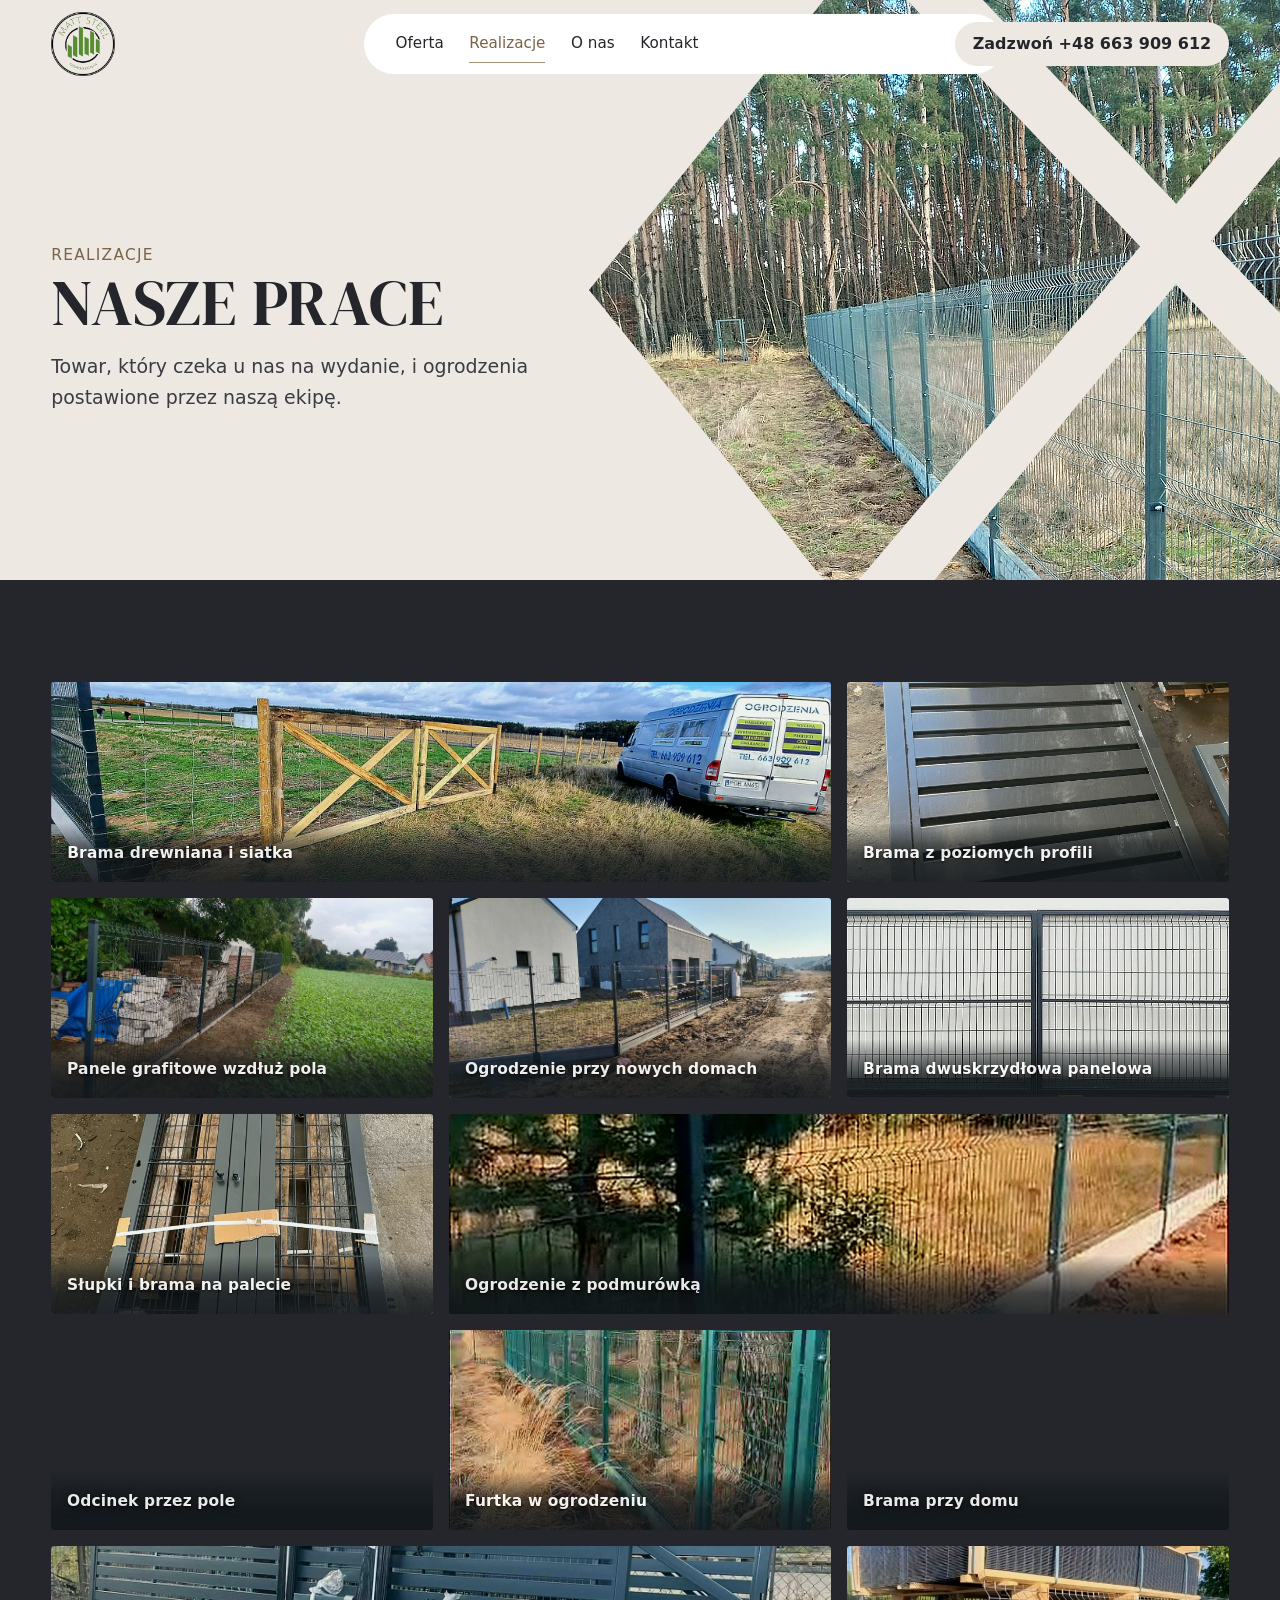
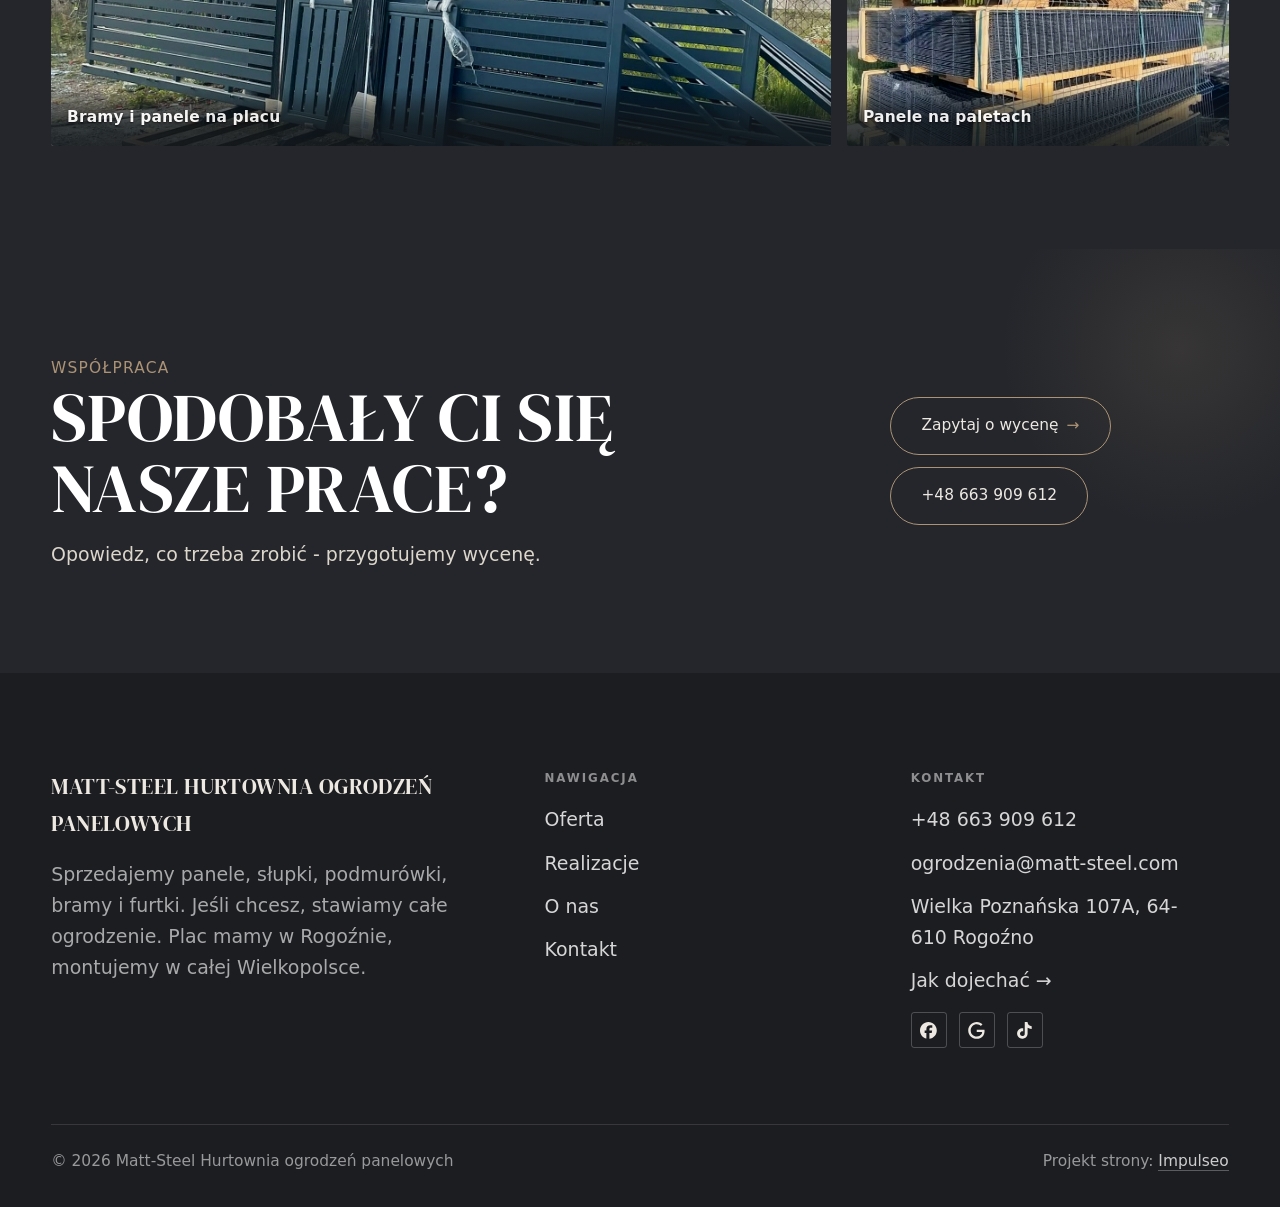
<file: realizacje.html>
<!DOCTYPE html>
<html lang="pl">
<head>
<meta charset="UTF-8">
<meta name="viewport" content="width=device-width, initial-scale=1.0">
<title>Realizacje - Matt-Steel Hurtownia ogrodzeń panelowych</title>
<meta name="description" content="Realizacje Matt-Steel Hurtownia ogrodzeń panelowych: Brama drewniana i siatka, Brama z poziomych profili, Panele grafitowe wzdłuż pola, Ogrodzenie przy nowych domach, Brama dwuskrzydłowa panelowa">
<link rel="canonical" href="https://kris20032.github.io/matt-steel-hurtownia-ogrodzen-panelowych/realizacje.html">
<meta name="robots" content="noindex, nofollow">
<meta property="og:type" content="website">
<meta property="og:locale" content="pl_PL">
<meta property="og:site_name" content="Matt-Steel Hurtownia ogrodzeń panelowych">
<meta property="og:title" content="Realizacje - Matt-Steel Hurtownia ogrodzeń panelowych">
<meta property="og:description" content="Realizacje Matt-Steel Hurtownia ogrodzeń panelowych: Brama drewniana i siatka, Brama z poziomych profili, Panele grafitowe wzdłuż pola, Ogrodzenie przy nowych domach, Brama dwuskrzydłowa panelowa">
<meta property="og:url" content="https://kris20032.github.io/matt-steel-hurtownia-ogrodzen-panelowych/realizacje.html">
<meta property="og:image" content="https://kris20032.github.io/matt-steel-hurtownia-ogrodzen-panelowych/img/og.jpg">
<meta property="og:image:width" content="1200">
<meta property="og:image:height" content="630">
<meta name="twitter:card" content="summary_large_image">
<link rel="preconnect" href="https://fonts.googleapis.com">
<link rel="preconnect" href="https://fonts.gstatic.com" crossorigin>
<link href="https://fonts.googleapis.com/css2?family=DM+Serif+Display&display=swap" rel="stylesheet">
<link rel="preconnect" href="https://api.fontshare.com" crossorigin>
<link href="https://api.fontshare.com/v2/css?f[]=satoshi@400,500,700&display=swap" rel="stylesheet">
<link rel="stylesheet" href="assets/styles.css?v=7e740f07">
<link rel="stylesheet" href="assets/kw-skin.css?v=1">
</head>
<body>

<header class="nav">
  <div class="wrap nav-inner">
    <a class="brand brand-has-logo" href="index.html"><img class="brand-logo" src="img/logo.png" alt="Matt-Steel Hurtownia ogrodzeń panelowych" width="427" height="427" decoding="async"></a>
    <nav class="nav-links">
      <a href="oferta.html">Oferta</a>
      <a href="realizacje.html" class="active" aria-current="page">Realizacje</a>
      <a href="o-nas.html">O nas</a>
      <a href="kontakt.html">Kontakt</a>
      <a href="tel:+48663909612" class="btn btn-accent">Zadzwoń +48 663 909 612</a>
    </nav>
    <button class="nav-toggle" aria-label="Menu"><span></span><span></span><span></span></button>
  </div>
</header>

<main>
<section class="pagehead">
  <img src="img/g12.jpg" alt="Matt-Steel Hurtownia ogrodzeń panelowych - Nasze prace" width="1840" height="1133" decoding="async">
  <div class="wrap">
    <span class="eyebrow">Realizacje</span>
    <h1>Nasze prace</h1>
    <p>Towar, który czeka u nas na wydanie, i ogrodzenia postawione przez naszą ekipę.</p>
  </div>
</section>
<section>
  <div class="wrap">
    <div class="gallery">
      <div class="tile t-two3 reveal"><img src="img/g1.jpg" alt="Brama drewniana i siatka" loading="lazy" width="2000" height="901" decoding="async"><div class="cap">Brama drewniana i siatka</div></div>
      <div class="tile t-third reveal"><img src="img/g2.jpg" alt="Brama z poziomych profili" loading="lazy" width="1428" height="1940" decoding="async"><div class="cap">Brama z poziomych profili</div></div>
      <div class="tile t-third reveal"><img src="img/g3.jpg" alt="Panele grafitowe wzdłuż pola" loading="lazy" width="1600" height="1200" decoding="async"><div class="cap">Panele grafitowe wzdłuż pola</div></div>
      <div class="tile t-third reveal"><img src="img/g4.jpg" alt="Ogrodzenie przy nowych domach" loading="lazy" width="1600" height="1200" decoding="async"><div class="cap">Ogrodzenie przy nowych domach</div></div>
      <div class="tile t-third reveal"><img src="img/g5.jpg" alt="Brama dwuskrzydłowa panelowa" loading="lazy" width="1079" height="444" decoding="async"><div class="cap">Brama dwuskrzydłowa panelowa</div></div>
      <div class="tile t-third reveal"><img src="img/g6.jpg" alt="Słupki i brama na palecie" loading="lazy" width="1384" height="1906" decoding="async"><div class="cap">Słupki i brama na palecie</div></div>
      <div class="tile t-two3 reveal"><img src="img/g7.jpg" alt="Ogrodzenie z podmurówką" loading="lazy" width="765" height="1360" decoding="async"><div class="cap">Ogrodzenie z podmurówką</div></div>
      <div class="tile t-third reveal"><img src="img/g8.jpg" alt="Odcinek przez pole" loading="lazy" width="765" height="1360" decoding="async"><div class="cap">Odcinek przez pole</div></div>
      <div class="tile t-third reveal"><img src="img/g9.jpg" alt="Furtka w ogrodzeniu" loading="lazy" width="765" height="1360" decoding="async"><div class="cap">Furtka w ogrodzeniu</div></div>
      <div class="tile t-third reveal"><img src="img/g10.jpg" alt="Brama przy domu" loading="lazy" width="765" height="1360" decoding="async"><div class="cap">Brama przy domu</div></div>
      <div class="tile t-two3 reveal"><img src="img/g11.jpg" alt="Bramy i panele na placu" loading="lazy" width="1734" height="1030" decoding="async"><div class="cap">Bramy i panele na placu</div></div>
      <div class="tile t-third reveal"><img src="img/about.jpg" alt="Panele na paletach" loading="lazy" width="710" height="1306" decoding="async"><div class="cap">Panele na paletach</div></div>
    </div>
  </div>
</section>
<section class="cta">
  <div class="wrap">
    <div class="reveal">
      <span class="eyebrow">Współpraca</span>
      <h2>Spodobały Ci się nasze prace?</h2>
      <p>Opowiedz, co trzeba zrobić - przygotujemy wycenę.</p>
    </div>
    <div class="cta-actions reveal">
      <a href="kontakt.html" class="btn btn-light">Zapytaj o wycenę <span class="arr">→</span></a>
      <a href="tel:+48663909612" class="btn btn-ghost btn-ghost-cta">+48 663 909 612</a>
    </div>
  </div>
</section>
</main>

<footer>
  <div class="wrap">
    <div class="foot-grid">
      <div class="foot-brand">
        <div class="name">Matt-Steel Hurtownia ogrodzeń panelowych</div>
        <p>Sprzedajemy panele, słupki, podmurówki, bramy i furtki. Jeśli chcesz, stawiamy całe ogrodzenie. Plac mamy w Rogoźnie, montujemy w całej Wielkopolsce.</p>
      </div>
      <div class="foot-col">
        <h4>Nawigacja</h4>
        <a href="oferta.html">Oferta</a>
        <a href="realizacje.html">Realizacje</a>
        <a href="o-nas.html">O nas</a>
        <a href="kontakt.html">Kontakt</a>
      </div>
      <div class="foot-col">
        <h4>Kontakt</h4>
        <a href="tel:+48663909612">+48 663 909 612</a>
        <a href="mailto:ogrodzenia@matt-steel.com">ogrodzenia@matt-steel.com</a>
        <p>Wielka Poznańska 107A, 64-610 Rogoźno</p>
        <a href="https://maps.google.com/?cid=5809428973370625989&g_mp=Cidnb29nbGUubWFwcy5wbGFjZXMudjEuUGxhY2VzLlNlYXJjaFRleHQQAhgEIAA" target="_blank" rel="noopener">Jak dojechać →</a>
      <div class="foot-soc">
        <a class="soc" href="https://www.facebook.com/p/Matt-steel-Ogrodzenia-100064750251947/" target="_blank" rel="noopener" aria-label="Facebook - Matt-Steel Hurtownia ogrodzeń panelowych"><svg viewBox="0 0 24 24" aria-hidden="true" focusable="false"><path d="M9.101 23.691v-7.98H6.627v-3.667h2.474v-1.58c0-4.085 1.848-5.978 5.858-5.978.401 0 .955.042 1.468.103a8.68 8.68 0 0 1 1.141.195v3.325a8.623 8.623 0 0 0-.653-.036 26.805 26.805 0 0 0-.733-.009c-.707 0-1.259.096-1.675.309a1.686 1.686 0 0 0-.679.622c-.258.42-.374.995-.374 1.752v1.297h3.919l-.386 2.103-.287 1.564h-3.246v8.245C19.396 23.238 24 18.179 24 12.044c0-6.627-5.373-12-12-12s-12 5.373-12 12c0 5.628 3.874 10.35 9.101 11.647Z" fill="currentColor"/></svg></a>
        <a class="soc" href="https://maps.google.com/?cid=5809428973370625989&g_mp=Cidnb29nbGUubWFwcy5wbGFjZXMudjEuUGxhY2VzLlNlYXJjaFRleHQQAhgEIAA" target="_blank" rel="noopener" aria-label="Google - Matt-Steel Hurtownia ogrodzeń panelowych"><svg viewBox="0 0 24 24" aria-hidden="true" focusable="false"><path d="M12.48 10.92v3.28h7.84c-.24 1.84-.853 3.187-1.787 4.133-1.147 1.147-2.933 2.4-6.053 2.4-4.827 0-8.6-3.893-8.6-8.72s3.773-8.72 8.6-8.72c2.6 0 4.507 1.027 5.907 2.347l2.307-2.307C18.747 1.44 16.133 0 12.48 0 5.867 0 .307 5.387.307 12s5.56 12 12.173 12c3.573 0 6.267-1.173 8.373-3.36 2.16-2.16 2.84-5.213 2.84-7.667 0-.76-.053-1.467-.173-2.053H12.48z" fill="currentColor"/></svg></a>
        <a class="soc" href="https://www.tiktok.com/@ogrodzenia.mattst" target="_blank" rel="noopener" aria-label="TikTok - Matt-Steel Hurtownia ogrodzeń panelowych"><svg viewBox="0 0 24 24" aria-hidden="true" focusable="false"><path d="M12.525.02c1.31-.02 2.61-.01 3.91-.02.08 1.53.63 3.09 1.75 4.17 1.12 1.11 2.7 1.62 4.24 1.79v4.03c-1.44-.05-2.89-.35-4.2-.97-.57-.26-1.1-.59-1.62-.93-.01 2.92.01 5.84-.02 8.75-.08 1.4-.54 2.79-1.35 3.94-1.31 1.92-3.58 3.17-5.91 3.21-1.43.08-2.86-.31-4.08-1.03-2.02-1.19-3.44-3.37-3.65-5.71-.02-.5-.03-1-.01-1.49.18-1.9 1.12-3.72 2.58-4.96 1.66-1.44 3.98-2.13 6.15-1.72.02 1.48-.04 2.96-.04 4.44-.99-.32-2.15-.23-3.02.37-.63.41-1.11 1.04-1.36 1.75-.21.51-.15 1.07-.14 1.61.24 1.64 1.82 3.02 3.5 2.87 1.12-.01 2.19-.66 2.77-1.61.19-.33.4-.67.41-1.06.1-1.79.06-3.57.07-5.36.01-4.03-.01-8.05.02-12.07z" fill="currentColor"/></svg></a>
      </div>
      </div>
    </div>
    <div class="foot-bot">
      <span>© 2026 Matt-Steel Hurtownia ogrodzeń panelowych</span>
      <span>Projekt strony: <a class="foot-credit" href="https://impulseo.pl" target="_blank" rel="noopener">Impulseo</a></span>
    </div>
  </div>
</footer>
<div class="sticky-call"><a class="sc-call" href="tel:+48663909612"><svg class="ico-tel" width="16" height="16" viewBox="0 0 24 24" fill="none" aria-hidden="true"><path d="M6.6 10.8a15.5 15.5 0 0 0 6.6 6.6l2.2-2.2a1 1 0 0 1 1-.24 11.4 11.4 0 0 0 3.6.58 1 1 0 0 1 1 1V20a1 1 0 0 1-1 1A17 17 0 0 1 3 4a1 1 0 0 1 1-1h3.5a1 1 0 0 1 1 1c0 1.25.2 2.46.58 3.6a1 1 0 0 1-.25 1l-2.23 2.2Z" fill="currentColor"/></svg> Zadzwoń</a><a class="sc-quote" href="kontakt.html">Zapytaj o wycenę</a></div>
<div class="demo-wazne" data-do="2026-11-02" data-cykl="3" hidden><svg class="dw-ico" width="13" height="13" viewBox="0 0 24 24" fill="none" aria-hidden="true"><circle cx="12" cy="12" r="8.6" stroke="currentColor" stroke-width="1.8"/><path d="M12 7.2V12l3.3 2" stroke="currentColor" stroke-width="1.8" stroke-linecap="round"/></svg><span class="dw-txt"></span></div>

<script src="assets/main.js"></script>
</body>
</html>
</file>
<file: assets/styles.css>
/* ============================================================
   STOLBASZ — premium, architektoniczny B2B fit-out
   Jasna paleta, zero brązu. System wg premium-web-craft.
   Projekt strony: Impulseo (impulseo.pl)
   ============================================================ */

:root{
  /* PALETA — jasna, architektoniczna, chłodna */
  --paper:#F4F6F8;          /* główne tło */
  --paper-2:#E7EBEF;        /* sekcje alternatywne (chłodny jasny szary) */
  --paper-3:#E7EBEF;        /* delikatne wypełnienia */
  --ink:#15212E;            /* tekst główny — chłodny grafit */
  --ink-soft:#243443;       /* nagłówki drugorzędne */
  --muted:#6B7785;          /* tekst poboczny */
  --line:rgba(21,33,46,.12);/* hairline */
  --accent:#E8A317;         /* stonowany petrol-slate — jedyny akcent */
  --accent-d:#C9870C;
  --accent-soft:rgba(232,163,23,.10);
  --dark:#15212E;           /* sekcje ciemne (stopka/CTA) */

  /* HOVER ZDJĘĆ — JEDEN standard dla całego silnika (decyzja K. 04.08.2026, artefakt z wariantami).
     AKTUALNE (K.+Szymon 09.08.2026, wybór z artefaktu 6 wariantów): zoom 1.05 przy 1.4s -
     przy tak długim czasie mocniejszy kadr NIE skacze, tylko „oddycha". Poprzedni standard
     (1.02 / .55s z 04.08) odbierany jako dynamiczny i szybki.
     Spoczynek lekko przygaszony, ale TYLKO tam, gdzie jest mysz (@media hover:hover) —
     na telefonie zdjęcia zostają w pełnej jasności. */
  --img-zoom:1.05;                   /* K.+Szymon 09.08: wariant F z artefaktu porównawczego */
  --img-rest:brightness(.95) saturate(.99);
  --img-hot:brightness(1.06) saturate(1.05);
  --img-dur:1.4s;                    /* K.+Szymon 09.08 (wariant F): powoli = elegancko */
  --img-ease:cubic-bezier(.16,.84,.44,1);  /* miękki ogon, efekt „oddychania" */

  /* ODSTĘPY — skala 4/8 */
  --space-1:4px; --space-2:8px; --space-3:12px; --space-4:16px; --space-5:24px;
  --space-6:32px; --space-7:48px; --space-8:64px; --space-9:96px; --space-10:128px;

  /* TYPOGRAFIA — fluid clamp() (skala podbita 16.07.2026: większe, czytelniejsze litery — uwaga Adama) */
  --text-sm:clamp(.9rem,.87rem + .12vw,1rem);
  --text-base:clamp(1.08rem,1.04rem + .18vw,1.2rem);
  --text-lg:clamp(1.24rem,1.15rem + .34vw,1.44rem);
  --text-h3:clamp(1.34rem,1.22rem + .55vw,1.66rem);
  --text-h2:clamp(2.1rem,1.66rem + 2.1vw,3.1rem);
  --text-h1:clamp(2.9rem,2.1rem + 4vw,5.1rem);

  /* PROMIENIE — architektoniczne, raczej ostre */
  --r-sm:3px; --r-md:6px; --r-lg:10px;

  /* RUCH */
  --ease:cubic-bezier(.25,.46,.45,.94); --dur:.24s;

  /* CIENIE — miękkie, warstwowe */
  --sh-sm:0 1px 2px rgba(16,24,32,.04), 0 2px 8px rgba(16,24,32,.05);
  --sh-md:0 2px 6px rgba(16,24,32,.05), 0 12px 28px -8px rgba(16,24,32,.12);
  --sh-lg:0 6px 14px rgba(16,24,32,.07), 0 26px 56px -18px rgba(16,24,32,.22);

  --hairline:1px solid var(--line);

  --font-display:'Space Grotesk','Inter',sans-serif;
  --font-body:'DM Sans','Inter',sans-serif;
}

*{box-sizing:border-box;margin:0;padding:0}
html{scroll-behavior:smooth}
body{
  font-family:var(--font-body);
  font-size:var(--text-base);
  line-height:1.65;
  color:var(--ink);
  background:var(--paper);
  -webkit-font-smoothing:antialiased;
  text-rendering:optimizeLegibility;
}
img{max-width:100%;height:auto;display:block}  /* height:auto = width/height z atrybutów trzyma proporcje (TOP#12) */
a{color:inherit;text-decoration:none}

.wrap{width:min(92%,1180px);margin-inline:auto}
section{padding-block:clamp(52px,6.5vw,96px)}

h1,h2,h3{font-family:var(--font-display);font-weight:700;line-height:1.08;letter-spacing:-.02em;color:var(--ink)}
h1{font-size:var(--text-h1);letter-spacing:-.035em}
h2{font-size:var(--text-h2);letter-spacing:-.025em}
h3{font-size:var(--text-h3)}
/* MIARA — długość wiersza. WCAG 2.2 SC 1.4.8: max 80 znaków; Butterick: 45–90.
   68ch daje realnie 72–78 znaków polskiego tekstu, czyli z zapasem pod granicą.
   Wcześniej limit miał TYLKO <p> — <li>, <blockquote> i <dd> nie miały żadnego,
   i to jedyny powód, dla którego 23 bloki na dwóch oddanych stronach jadą po
   83–106 znaków w wierszu (pomiar 07.08.2026, bramka `miara`).
   ⚠️ Listy i definicje ograniczamy TYLKO bez klasy: `ul`/`ol` z klasą to u nas
   układ (siatki kafli, menu), a nie tekst ciągły — tam miarę wyznacza układ. */
/* 60ch, nie 68ch (K. 10.08): po zmianie fontów na węższe kroje (DM Sans i spółka)
   w 68ch mieściło się ~90 znaków - bramka pikselowa słusznie zgłaszała przekroczenie
   granicy 80. Pomiar na żywej przeglądarce: 60ch = 90 znaków, 53ch = ~78 znaków, czyli normę WCAG 1.4.8. */
:root{ --miara:53ch }
p{max-width:min(100%,var(--miara))}
blockquote,
ul:not([class])>li, ol:not([class])>li,
dl:not([class])>dd{max-width:min(100%,var(--miara))}

/* ⚠️ Świadomie BEZ wyjątku `.tile p,.card p,.svc p{max-width:none}`, choć nasuwa się sam:
   te akapity BYŁY już ograniczone (stare `p{max-width:65ch}`), więc „wyjątek" nie odblokowałby
   niczego nowego — tylko ROZLUŹNIŁ stan sprzed zmiany na wszystkich demach naraz.
   `figcaption` żadna z reguł wyżej nie dotyczy, więc też nie potrzebuje zwolnienia. */

/* ŁAMANIE. `balance` wyrównuje długości wierszy w nagłówku, `pretty` pilnuje ostatniego
   wiersza akapitu, żeby nie został w nim jeden wyraz. Obsługiwane od Chrome 117 /
   Safari 17.5; starsze przeglądarki po prostu ignorują tę własność.
   `text-wrap:pretty` nie występowało dotąd ANI RAZ w silniku ani w repo klientów. */
h1,h2,h3,.lead,.lede{text-wrap:balance}
p,li,blockquote,dd{text-wrap:pretty}

.eyebrow{
  font-family:var(--font-body);
  font-size:var(--text-sm);
  font-weight:600;
  letter-spacing:.18em;
  text-transform:uppercase;
  color:var(--accent);
  display:inline-flex;align-items:center;gap:var(--space-3);
}
/* flex:none + margin-top = kreska trzyma się PIERWSZEJ linii. Wcześniej align-items:center
   centrowało ją względem całego bloku i przy zawinięciu (długi kicker typu
   „…WNĘTRZ · LESZNO · OD 2019") druga linia lądowała z brzydkim wcięciem. */
.eyebrow{align-items:flex-start}
.eyebrow>*,.eyebrow{text-wrap:balance}   /* dlugi kicker lamal sie na sierote typu samo „2019" w drugiej linii */
.eyebrow::before{content:"";width:28px;height:1px;background:var(--accent);display:inline-block;flex:none;margin-top:.62em}

.muted{color:var(--muted)}
.lead{font-size:var(--text-lg);line-height:1.55;color:var(--ink-soft);max-width:50ch}

/* ---------- BUTTONS ---------- */
.btn{
  display:inline-flex;align-items:center;gap:var(--space-2);
  font-weight:600;font-size:var(--text-sm);letter-spacing:.02em;
  padding:var(--space-4) var(--space-6);
  border-radius:var(--r-sm);
  transition:transform var(--dur) var(--ease),box-shadow var(--dur) var(--ease),background var(--dur) var(--ease);
  cursor:pointer;border:1px solid transparent;
}
.btn-accent{background:var(--accent);color:#fff;box-shadow:var(--sh-sm)}
.btn-accent:hover{background:var(--accent-d);transform:translateY(-2px);box-shadow:var(--sh-md)}
.btn-accent:active{transform:translateY(0);box-shadow:var(--sh-sm)}
.btn-ghost{background:transparent;color:var(--ink);border-color:var(--line)}
.btn-ghost:hover{border-color:var(--accent);color:var(--accent);transform:translateY(-2px)}
.btn-light{background:#fff;color:var(--ink);box-shadow:var(--sh-sm)}
.btn-light:hover{transform:translateY(-2px);box-shadow:var(--sh-md)}
.btn .arr{transition:transform var(--dur) var(--ease)}
.btn:hover .arr{transform:translateX(4px)}

/* ---------- NAV ---------- */
.nav{
  position:sticky;top:0;z-index:50;
  background:color-mix(in srgb,var(--paper) 88%,transparent);
  backdrop-filter:saturate(140%) blur(10px);
  border-bottom:var(--hairline);
}
.nav-inner{display:flex;align-items:center;justify-content:space-between;gap:var(--space-5);height:72px}
/* ANTY-NACHODZENIE (K. 05.08.2026): długa nazwa firmy + przycisk z pełnym numerem nie mieściły się w pasku
   i flex ściskał linki PONIŻEJ ich treści - "Kontakt" wchodził na ramkę "Zadzwoń +48 ...". Teraz ustępuje
   nazwa marki (skrót wielokropkiem), a menu i przycisk nigdy się nie kurczą ani nie zachodzą na siebie. */
.brand{display:flex;flex-direction:column;line-height:1;min-width:0;flex:0 1 auto}
.brand .name{font-family:var(--font-display);font-weight:800;font-size:1.35rem;letter-spacing:.04em;white-space:nowrap;overflow:hidden;text-overflow:ellipsis}
.brand .sub{font-size:.62rem;letter-spacing:.34em;text-transform:uppercase;color:var(--muted);margin-top:5px;white-space:nowrap;overflow:hidden;text-overflow:ellipsis}
.nav-links{display:flex;align-items:center;gap:var(--space-6);flex:0 0 auto}
.nav-links a{font-size:var(--text-sm);font-weight:500;color:var(--ink-soft);position:relative;padding-block:4px;white-space:nowrap;transition:color var(--dur) var(--ease)}
.nav-links a::after{content:"";position:absolute;left:0;bottom:0;width:0;height:1.5px;background:var(--accent);transition:width var(--dur) var(--ease)}
.nav-links a:hover,.nav-links a.active{color:var(--ink)}
.nav-links a:hover::after,.nav-links a.active::after{width:100%}
.nav-links .btn{padding:var(--space-2) var(--space-5)}
/* przyciski w nav: właściwy kolor (przebij .nav-links a) + bez podkreślenia */
.nav-links a.btn-accent{color:#fff}
.nav-links a.btn-ghost,.nav-links a.btn-light{color:var(--ink)}
/* CTA w pasku: NIE podkreślenie spod linków menu, ale ten sam przelatujący błysk,
   co na wszystkich innych przyciskach (zgłoszenie K. 13.08.2026 - „na hero jest efekt
   światła przechodzącego przez przycisk, na navbarze go nie ma, a mają być identyczne").
   Reguła `.nav-links a::after` jest silniejsza od `.btn::after`, więc trzeba jej
   geometrię wyzerować i wpisać połysk z nazwy - samo `display:none` gasiło efekt. */
.nav-links a.btn::after{
  display:block;content:"";position:absolute;inset:0;z-index:-1;pointer-events:none;
  width:auto;height:auto;border-radius:inherit;   /* kasuje geometrię podkreślenia (width:0;height:1.5px) */
  background:linear-gradient(100deg,transparent 32%,rgba(255,255,255,.20) 50%,transparent 68%);
  translate:-120% 0}
@media (prefers-reduced-motion:no-preference){
  .nav-links a.btn:hover::after{translate:120% 0;transition:translate .75s var(--mt-ease,cubic-bezier(.16,.84,.44,1))}
}
.nav-toggle{display:none;background:none;border:none;cursor:pointer;flex-direction:column;gap:5px;padding:8px}
.nav-toggle span{width:24px;height:2px;background:var(--ink);transition:var(--dur)}
/* Ciasny zakres MIĘDZY menu mobilnym a pełnym pulpitem: zbijamy odstępy i nazwę marki,
   żeby wszystko zmieściło się naturalnie, zanim w ogóle dojdzie do skracania wielokropkiem. */
@media(max-width:1280px) and (min-width:921px){
  .nav-links{gap:var(--space-4)}
  .nav-links .btn{padding:var(--space-2) var(--space-4)}
  .brand .name{font-size:1.15rem}
}

/* ---------- HERO (split) ---------- */
.hero{position:relative;overflow:hidden;border-bottom:var(--hairline)}
.hero-grid{display:grid;grid-template-columns:1.05fr .95fr;gap:clamp(24px,4vw,60px);align-items:center;
  padding-block:clamp(36px,4.5vw,64px)}
.hero-copy .eyebrow{margin-bottom:var(--space-5)}
.hero-copy h1{margin-bottom:var(--space-5)}
.hero-copy .lead{margin-bottom:var(--space-7)}
.hero-actions{display:flex;flex-wrap:wrap;gap:var(--space-4)}
.hero-art{position:relative;aspect-ratio:4/3;border-radius:var(--r-lg);overflow:hidden;box-shadow:var(--sh-lg)}
.hero-art img{width:100%;height:100%;object-fit:cover}
.hero-art::after{content:"";position:absolute;inset:0;background:linear-gradient(180deg,transparent 55%,rgba(18,24,28,.28))}
.hero-badge{position:absolute;left:var(--space-5);bottom:var(--space-5);z-index:2;
  background:rgba(252,252,251,.94);backdrop-filter:blur(4px);
  border-radius:var(--r-md);padding:var(--space-4) var(--space-5);box-shadow:var(--sh-md);max-width:78%}
.hero-badge strong{display:block;font-family:var(--font-display);font-size:1rem;letter-spacing:-.01em}
.hero-badge span{font-size:var(--text-sm);color:var(--muted)}

/* ---------- HERO duży / kinowy (strona główna) ---------- */
.hero-cine{position:relative;min-height:clamp(560px,82vh,840px);min-height:clamp(560px,82svh,840px);display:flex;align-items:center;overflow:hidden;border-bottom:var(--hairline)}
.hero-cine>img{position:absolute;inset:0;width:100%;height:100%;object-fit:cover;z-index:0}
.hero-cine::after{content:"";position:absolute;inset:0;z-index:1;
  background:linear-gradient(95deg,rgba(13,18,23,.86) 0%,rgba(13,18,23,.64) 32%,rgba(13,18,23,.24) 62%,rgba(13,18,23,.04) 100%)}
.hero-cine .wrap{position:relative;z-index:2;padding-block:var(--space-8)}
.hero-cine .hero-copy{max-width:660px}
.hero-cine .eyebrow{color:#fff;margin-bottom:var(--space-5)}
.hero-cine .eyebrow::before{background:#fff}
.hero-cine h1{color:#fff;margin-bottom:var(--space-5);font-size:clamp(2.9rem,2rem + 4.4vw,5.2rem);text-wrap:balance}
.hero-cine .lead{color:rgba(255,255,255,.92);max-width:48ch;margin-bottom:var(--space-7)}
.hero-cine .hero-actions{display:flex;flex-wrap:wrap;gap:var(--space-4)}
/* NISKIE OKNO (laptop z dokiem i paskami przeglądarki ma ~700-780 px wysokości widoku):
   H1 do 5.2rem + długi lead nie mieściły się i przyciski wypadały POD krawędź ekranu -
   klient widział stronę bez ani jednego CTA. Skalujemy w dół, zamiast przycinać treść. */
@media(min-width:821px) and (max-height:820px){
  .hero-cine{min-height:clamp(520px,94svh,780px)}
  .hero-cine .wrap{padding-block:var(--space-6)}
  .hero-cine h1{font-size:clamp(2.2rem,1.5rem + 2.6vw,3.6rem);margin-bottom:var(--space-4)}
  .hero-cine .eyebrow{margin-bottom:var(--space-4)}
  .hero-cine .lead{margin-bottom:var(--space-5);max-width:44ch}
}
@media(max-width:680px){
  .hero-cine{min-height:clamp(520px,76vh,640px);min-height:clamp(520px,76svh,640px);align-items:flex-end}
  .hero-cine::after{background:linear-gradient(0deg,rgba(13,18,23,.9) 6%,rgba(13,18,23,.45) 55%,rgba(13,18,23,.25) 100%)}
  .hero-cine .wrap{padding-bottom:var(--space-9)}
  /* TELEFON (~90% oglądających): lead potrafił zająć 8 linii i zepchnąć CTA poza pierwszy ekran.
     Zwężamy interlinię i skalę - treści nie ucinamy, bo to ona sprzedaje. */
  .hero-cine .lead{font-size:.98rem;line-height:1.5;margin-bottom:var(--space-5)}
  .hero-cine .eyebrow{font-size:.72rem;letter-spacing:.13em;margin-bottom:var(--space-4)}
  .hero-cine .eyebrow::before{width:20px}
  .hero-cine h1{margin-bottom:var(--space-4)}
}

/* full-bleed hero variant (podstrony) */
.pagehead{position:relative;min-height:46vh;min-height:46svh;display:flex;align-items:flex-end;overflow:hidden;border-bottom:var(--hairline)}
.pagehead img{position:absolute;inset:0;width:100%;height:100%;object-fit:cover}
/* 10.08.2026 (decyzja K.): mocniejsze przyciemnienie + cień pod tekstem. Bramka mierzyła na
   nagłówkach podstron 3,38-3,43:1 przy wymaganych 4,5 — jasne zdjęcie (hala, śnieg, niebo)
   podchodziło pod biały tekst. Zdjęcia klientów są różne, więc kontrast musi dawać WARSTWA,
   a nie szczęśliwy dobór kadru. */
.pagehead::after{content:"";position:absolute;inset:0;background:linear-gradient(180deg,rgba(18,24,28,.40),rgba(18,24,28,.76))}
.pagehead .wrap{position:relative;z-index:2;padding-block:var(--space-9);color:#fff}
.pagehead h1{color:#fff;max-width:18ch;text-shadow:0 2px 16px rgba(0,0,0,.55)}
.pagehead .eyebrow{color:#fff}
.pagehead .eyebrow::before{background:#fff}
.pagehead p{color:rgba(255,255,255,.92);margin-top:var(--space-4);max-width:54ch;text-shadow:0 1px 12px rgba(0,0,0,.5)}

/* ---------- STRIP (pasek skrótów / liczby) ---------- */
.strip{background:var(--dark);color:#fff}
/* PASEK HASEŁ — standard 04.08.2026 (decyzja K.): 5 haseł w JEDNYM rzędzie, tekst WYŚRODKOWANY,
   węższe marginesy boczne niż reszta strony (pasek ma iść szerzej), równe wysokości kolumn. */
.strip .wrap{width:min(96%,1440px);display:grid;grid-template-columns:repeat(5,1fr);
  gap:var(--space-5);padding-block:var(--space-7);align-items:stretch}
.strip .item .k{font-family:var(--font-display);font-size:clamp(1.05rem,.82rem + .85vw,1.55rem);
  font-weight:800;letter-spacing:-.02em;color:#fff;line-height:1.18;text-wrap:balance}
.strip .item .v{font-size:var(--text-sm);color:rgba(255,255,255,.66);margin-top:var(--space-2);line-height:1.4}
.strip .item{border-left:2px solid var(--accent);padding-inline:var(--space-4);
  text-align:center;display:flex;flex-direction:column;justify-content:center}
/* liczba kolumn = liczba haseł, żeby ostatnie nie zostawało samo w drugim rzędzie.
   Klasę n-N nadaje multipage.py; domyślnie (bez klasy) pasek jest 5-kolumnowy. */
.strip.n-2 .wrap{grid-template-columns:repeat(2,1fr)}
.strip.n-3 .wrap{grid-template-columns:repeat(3,1fr)}
.strip.n-4 .wrap{grid-template-columns:repeat(4,1fr);gap:var(--space-6)}
.strip.n-4 .item .k{font-size:clamp(1.3rem,1rem + 1.1vw,2rem)}
.strip.n-6 .wrap{grid-template-columns:repeat(6,1fr);gap:var(--space-4)}
.strip.n-6 .item .k{font-size:clamp(.98rem,.8rem + .7vw,1.35rem)}
/* równe łamanie: zamiast "długa linia + jedno słowo" obie linie zbliżonej długości */
.strip .item .k{text-wrap:balance}

/* ---------- SECTION HEAD ---------- */
.head{max-width:48rem;margin-bottom:var(--space-8)}
.head.center{margin-inline:auto;text-align:center}
.head .eyebrow{margin-bottom:var(--space-4)}
.head h2{margin-bottom:var(--space-4)}
.head p{color:var(--muted);font-size:var(--text-lg);line-height:1.55}
.head.center p{margin-inline:auto}

/* ---------- INTRO SPLIT ---------- */
.split{display:grid;grid-template-columns:.92fr 1.08fr;gap:clamp(28px,5vw,80px);align-items:center}
.split.rev{grid-template-columns:1.08fr .92fr}
.split.rev .split-art{order:-1}
.split-art{position:relative;aspect-ratio:5/4;border-radius:var(--r-lg);overflow:hidden;box-shadow:var(--sh-lg)}
.split-art img{width:100%;height:100%;object-fit:cover}
.split-copy h2{margin-bottom:var(--space-5)}
.split-copy p+p{margin-top:var(--space-4)}
.split-copy .btn{margin-top:var(--space-6)}

/* ---------- SERVICES (zakres) ---------- */
.svc-grid{display:grid;grid-template-columns:repeat(auto-fit,minmax(280px,1fr));gap:var(--space-5)}
.svc{background:#fff;border:var(--hairline);border-radius:var(--r-md);padding:var(--space-7) var(--space-6);
  transition:transform var(--dur) var(--ease),box-shadow var(--dur) var(--ease),border-color var(--dur) var(--ease);
  position:relative;overflow:hidden}
.svc::before{content:"";position:absolute;left:0;top:0;width:3px;height:0;background:var(--accent);transition:height var(--dur) var(--ease)}
.svc:hover{transform:translateY(-4px);box-shadow:var(--sh-md);border-color:transparent}
.svc:hover::before{height:100%}
.svc .ic{font-family:var(--font-display);font-size:.8rem;font-weight:700;letter-spacing:.12em;color:var(--accent);margin-bottom:var(--space-4)}
.svc h3{margin-bottom:var(--space-3);font-size:1.22rem}
.svc p{color:var(--muted);font-size:var(--text-base);line-height:1.6}

/* big detailed service rows */
.svc-row{display:grid;grid-template-columns:.8fr 1.2fr;gap:clamp(20px,4vw,60px);align-items:center;padding-block:var(--space-8)}
.svc-row+.svc-row{border-top:var(--hairline)}
.svc-row.rev{grid-template-columns:1.2fr .8fr}
/* Naprzemienny układ wierszy oferty: co drugi wiersz ma zdjęcie po PRAWEJ.
   Było `order:-1` — martwy kod, bo zdjęcie i tak jest pierwszym dzieckiem w HTML,
   więc wszystkie wiersze wyglądały identycznie (zdjęcie zawsze z lewej), a `rev`
   zmieniało tylko szerokość kolumn. Znalezione 29.07.2026 przy różnicowaniu kierunków
   animacji (pomiar pozycji: art.mid 390/502 przy row.mid 756 — zawsze lewa strona). */
.svc-row.rev .svc-row-art{order:2}
.svc-row-art{aspect-ratio:4/3;border-radius:var(--r-md);overflow:hidden;box-shadow:var(--sh-md)}
.svc-row-art img{width:100%;height:100%;object-fit:cover}
.svc-row h3{font-size:1.5rem;margin-bottom:var(--space-4)}
.svc-row .num{font-family:var(--font-display);font-size:.85rem;font-weight:700;letter-spacing:.14em;color:var(--accent);display:block;margin-bottom:var(--space-3)}
.svc-row ul{list-style:none;margin-top:var(--space-4);display:flex;flex-direction:column;gap:var(--space-2)}
.svc-row li{position:relative;padding-left:var(--space-5);color:var(--muted);font-size:var(--text-base)}
.svc-row li::before{content:"";position:absolute;left:0;top:.62em;width:8px;height:1px;background:var(--accent)}

/* ---------- GALLERY (realizacje) ---------- */
.gallery{display:grid;grid-template-columns:repeat(12,1fr);gap:var(--space-4);grid-auto-rows:200px}
/* GALERIA MASONRY — pionowe zdjęcia (portrety beauty/wellness) bez przycinania: kolumny, height auto */
.gallery-masonry{column-count:3;column-gap:var(--space-4)}
@media(max-width:900px){.gallery-masonry{column-count:2}}
@media(max-width:560px){.gallery-masonry{column-count:1}}
.gallery-masonry .m-tile{break-inside:avoid;margin:0 0 var(--space-4);padding:0;position:relative;overflow:hidden;border-radius:var(--r-md);border:1px solid var(--line)}
.gallery-masonry .m-tile img{width:100%;height:auto;display:block}
.gallery-masonry .m-tile .cap{position:absolute;left:0;right:0;bottom:0;padding:var(--space-4);color:#fff;background:linear-gradient(0deg,rgba(0,0,0,.55),transparent);font-size:var(--text-sm)}
.gallery-masonry .m-tile .cap small{display:block;font-weight:400;opacity:.78;letter-spacing:.04em;text-transform:uppercase;font-size:.66rem;margin-top:3px}
.tile{position:relative;overflow:hidden;border-radius:var(--r-md);box-shadow:var(--sh-sm);
  transition:transform var(--dur) var(--ease),box-shadow var(--dur) var(--ease)}
.tile img{width:100%;height:100%;object-fit:cover;
  transition:transform var(--img-dur) var(--img-ease),filter var(--img-dur) var(--img-ease)}
.tile:hover{box-shadow:var(--sh-md)}
.tile .cap{position:absolute;left:0;right:0;bottom:0;padding:var(--space-5) var(--space-4) var(--space-4);
  /* mocniejszy spad + cien pod tekstem: na JASNYCH zdjeciach klienta (biale fronty, sciany)
     slaby gradient dawal kontrast ~1.5:1 zamiast wymaganych 3.6:1 (bramka wygladu, 10.08.2026) */
  background:linear-gradient(transparent 10%,rgba(18,24,28,.55) 40%,rgba(18,24,28,.88) 68%,rgba(18,24,28,.99));color:#fff;
  text-shadow:0 1px 2px rgba(0,0,0,.85),0 2px 10px rgba(0,0,0,.55);
  font-size:var(--text-sm);font-weight:600;letter-spacing:.01em;
  opacity:0;transform:translateY(8px);transition:var(--dur) var(--ease)}
.tile:hover .cap{opacity:1;transform:translateY(0)}
.tile .cap small{display:block;font-weight:400;opacity:.78;letter-spacing:.04em;text-transform:uppercase;font-size:.66rem;margin-top:3px}
/* bento spans */
.t-wide{grid-column:span 6}
.t-tall{grid-column:span 6;grid-row:span 2}
.t-std{grid-column:span 6}
.t-third{grid-column:span 4}
.t-two3{grid-column:span 8}

/* ---------- TRUST / WIARYGODNOŚĆ ---------- */
.trust{background:var(--paper-2)}
.trust-grid{display:grid;grid-template-columns:repeat(auto-fit,minmax(240px,1fr));gap:var(--space-5);margin-top:var(--space-7)}
.trust-card{background:#fff;border-radius:var(--r-md);padding:var(--space-7) var(--space-6);box-shadow:var(--sh-sm);border-top:3px solid var(--accent)}
.trust-card .big{font-family:var(--font-display);font-size:clamp(1.8rem,1.3rem + 1.6vw,2.6rem);font-weight:800;letter-spacing:-.02em;color:var(--ink);line-height:1}
.trust-card h3{font-size:1.12rem;margin:var(--space-3) 0 var(--space-2)}
.trust-card p{color:var(--muted);font-size:var(--text-base);line-height:1.55}

/* ---------- CTA band ---------- */
.cta{background:var(--dark);color:#fff;position:relative;overflow:hidden}
/* telefon w CTA: na ciemnym tle biały (domyślnie), rodziny z JASNYM tłem CTA
   nadpisują to u siebie - wcześniej kolor siedział w stylu inline i wygrywał z rodziną. */
.cta .btn-ghost-cta{color:#fff;border-color:rgba(255,255,255,.3)}
.cta .wrap{display:grid;grid-template-columns:1.4fr .6fr;gap:var(--space-7);align-items:center;position:relative;z-index:2}
.cta h2{color:#fff;max-width:20ch}
.cta p{color:rgba(255,255,255,.74);margin-top:var(--space-4)}
.cta-actions{display:flex;flex-direction:column;gap:var(--space-3);align-items:flex-start}
.cta::before{content:"";position:absolute;right:-80px;top:-80px;width:360px;height:360px;border-radius:50%;
  background:radial-gradient(circle,var(--accent-soft),transparent 70%)}

/* ---------- CONTACT ---------- */
.contact-grid{display:grid;grid-template-columns:.85fr 1.15fr;gap:clamp(28px,4vw,56px);align-items:start}
.info-list{display:flex;flex-direction:column;gap:var(--space-2)}
.info-row{display:flex;gap:var(--space-4);align-items:flex-start;padding-block:var(--space-4);border-bottom:var(--hairline)}
.info-row .ic{flex:none;width:42px;height:42px;display:grid;place-items:center;border-radius:50%;
  background:var(--accent-soft);color:var(--accent);font-size:1.05rem}
.info-row .lbl{font-size:.72rem;letter-spacing:.14em;text-transform:uppercase;color:var(--muted)}
.info-row .val{font-weight:600;font-size:var(--text-base);margin-top:2px}
.info-row a.val:hover{color:var(--accent)}
.map{border:none;border-radius:var(--r-lg);box-shadow:var(--sh-md);width:100%;height:100%;min-height:380px;filter:grayscale(.2) contrast(1.02)}
.form{background:#fff;border:var(--hairline);border-radius:var(--r-lg);padding:clamp(24px,3vw,40px);box-shadow:var(--sh-sm)}
.form .fld{margin-bottom:var(--space-5)}
.form label{display:block;font-size:var(--text-sm);font-weight:600;margin-bottom:var(--space-2)}
.form input,.form textarea{width:100%;font-family:inherit;font-size:var(--text-base);color:var(--ink);
  padding:var(--space-4);border:var(--hairline);border-radius:var(--r-sm);background:var(--paper);transition:border-color var(--dur)}
.form input:focus,.form textarea:focus{outline:none;border-color:var(--accent);background:#fff}
.form textarea{resize:vertical;min-height:120px}
.form .note{font-size:var(--text-sm);color:var(--muted);margin-top:var(--space-3)}

/* ---------- FOOTER ---------- */
footer{background:var(--dark);color:#fff;padding-block:var(--space-9) var(--space-6)}
.foot-grid{display:grid;grid-template-columns:1.4fr 1fr 1fr;gap:var(--space-7);margin-bottom:var(--space-8)}
.foot-brand .name{font-family:var(--font-display);font-weight:800;font-size:1.4rem;letter-spacing:.04em}
.foot-brand p{color:rgba(255,255,255,.62);margin-top:var(--space-4);font-size:var(--text-base);max-width:38ch}
.foot-col h4{font-size:.74rem;letter-spacing:.16em;text-transform:uppercase;color:rgba(255,255,255,.5);margin-bottom:var(--space-4)}
.foot-col a,.foot-col p{display:block;color:rgba(255,255,255,.82);font-size:var(--text-base);margin-bottom:var(--space-3)}
.foot-col a:hover{color:#fff}
.foot-bot{border-top:1px solid rgba(255,255,255,.12);padding-top:var(--space-5);display:flex;justify-content:space-between;flex-wrap:wrap;gap:var(--space-3);
  font-size:var(--text-sm);color:rgba(255,255,255,.55)}
.foot-bot a:hover{color:#fff}
/* Podpis w stopce = klikalny link do impulseo.pl (31.07.2026). Ma być WIDOCZNIE klikalny,
   ale nie krzyczeć - stąd sam kolor jaśniejszy + delikatne podkreślenie na najeździe. */
.foot-bot a.foot-credit{color:rgba(255,255,255,.78);text-decoration:none;border-bottom:1px solid rgba(255,255,255,.28)}
.foot-bot a.foot-credit:hover{color:#fff;border-bottom-color:#fff}

/* ---------- REVEAL ---------- */
.reveal{opacity:0;transform:translateY(22px);transition:opacity .6s var(--ease),transform .6s var(--ease)}
.reveal.in{opacity:1;transform:none}

/* ---------- RESPONSIVE ---------- */
@media(max-width:920px){
  .hero-grid,.split,.split.rev,.svc-row,.svc-row.rev,.cta .wrap,.contact-grid,.foot-grid{grid-template-columns:1fr}
  .split.rev .split-art,.svc-row.rev .svc-row-art{order:0}
  .hero-art{aspect-ratio:16/10;max-height:420px}
  .strip .wrap,.strip.n-2 .wrap,.strip.n-3 .wrap,.strip.n-4 .wrap,.strip.n-6 .wrap{grid-template-columns:repeat(2,1fr);gap:var(--space-6)}
  .strip .item .k,.strip.n-6 .item .k{font-size:clamp(1.3rem,1.1rem + 1vw,2rem)}
  .gallery{grid-auto-rows:180px}
  .t-wide,.t-tall,.t-std,.t-third,.t-two3{grid-column:span 6}
  .t-tall{grid-row:span 1}
  .cta-actions{flex-direction:row;flex-wrap:wrap}
  .foot-grid{gap:var(--space-6)}
}
@media(max-width:680px){
  .nav-links{position:fixed;inset:72px 0 auto 0;background:var(--paper);flex-direction:column;align-items:stretch;
    gap:0;padding:var(--space-4) 6%;border-bottom:var(--hairline);box-shadow:var(--sh-md);
    transform:translateY(-120%);transition:transform var(--dur) var(--ease)}
  .nav-links.open{transform:translateY(0)}
  .nav-links a{padding-block:var(--space-4);border-bottom:var(--hairline)}
  .nav-links .btn{margin-top:var(--space-3);justify-content:center}
  .nav-toggle{display:flex}
  .strip .wrap,.strip.n-2 .wrap,.strip.n-3 .wrap,.strip.n-4 .wrap,.strip.n-6 .wrap{grid-template-columns:1fr}
  .gallery{grid-template-columns:repeat(6,1fr)}
  .foot-grid{grid-template-columns:1fr}
}
@media(prefers-reduced-motion:reduce){
  /* audyt 09.08 TOP#14: samo skrócenie duration przy animacji INFINITE = stroboskop
     (pętla .01ms miga ekranem); iteration-count:1 gasi pętlę naprawdę. Pseudoelementy
     też - tła hero (gastro/studio) animują ::before/img, blanket na * ich nie łapał. */
  *,*::before,*::after{animation-duration:.01ms!important;animation-iteration-count:1!important;animation-delay:0s!important;transition:none!important}
  .reveal{opacity:1!important;transform:none!important}
  html{scroll-behavior:auto}
}

/* ============================================================
   PREMIUM LAYER — destylat deep-researchu branż (anty-AI, spokój).
   Zmienne STOLBASZ (--accent/--ink/--paper/--line/--dark). Ruch ledwo
   zauważalny, krzywa cubic-bezier(.16,.84,.44,1); prefers-reduced-motion
   pokryte blanketem wyżej. Karty hairline zamiast cieni = #1 sygnał „nie-AI".
   ============================================================ */

/* więcej oddechu między sekcjami (liderzy: 110-130px) */
section{padding-block:clamp(64px,8vw,128px)}

/* 1) Aksamitny reveal — dłuższa, miękka krzywa zamiast „skoku" */
.reveal{transition:opacity .9s cubic-bezier(.16,.84,.44,1),transform .9s cubic-bezier(.16,.84,.44,1);will-change:opacity,transform}
/* stagger TYLKO w galerii (tam pozycja = porządek dzieci) */
.gallery .reveal:nth-child(2){transition-delay:.07s}
.gallery .reveal:nth-child(3){transition-delay:.14s}
.gallery .reveal:nth-child(4){transition-delay:.21s}
.gallery .reveal:nth-child(5){transition-delay:.28s}
.gallery .reveal:nth-child(6){transition-delay:.35s}

/* 2) Hero STATYCZNY na .hero-cine — Ken Burns CAŁKIEM WYŁĄCZONY 26.06 (3. zgłoszenie Szymona).
   GENEZA: animowanie scale na <img> hero z teksturami (cegły/framugi) re-samplinguje obraz
   klatka po klatce → na części ekranów drobne drganie/shimmer = „heroshot się trzęsie".
   translateY usunięto wcześniej, scale-only + will-change/GPU NIE wystarczyły do GWARANCJI gładkości.
   Krzysztof zażądał pewności („make sure, że błąd się nie pojawi") > efekt. Zero animacji = 0% drgania.
   Delikatny zoom zostaje TYLKO w pełnoekranowych hero gastro/studio (hg-bg/hs-bg — tło, inny
   mechanizm, chwalone, nigdy nie zgłaszane). NIE wracać do KB na .hero-cine bez realnego testu
   na sprzęcie klienta — to ryzyko regresji „trzęsienia”. */
/* BEZPIECZNY "wow" na hero = jednorazowy FADE-IN (opacity), nie zoom.
   opacity nie dotyka bitmapy → gładkie na KAŻDYM zdjęciu/ekranie/GPU, zero ryzyka migotania.
   Geometryczny ruch (scale/translate) na .hero-cine jest ZAKAZANY (bramka pilnuje). */
@keyframes heroFade{from{opacity:0}to{opacity:1}}
.hero-cine>img{transform:none;animation:heroFade 1.1s ease-out both}

/* 3) Akcentowy hairline pod nagłówkiem sekcji, który „rysuje się" przy wejściu */
.head h2{position:relative;padding-bottom:18px}
.head h2::after{content:"";position:absolute;left:0;bottom:0;height:1px;width:0;background:var(--accent);transition:width 1s cubic-bezier(.16,.84,.44,1) .15s}
.head.center h2::after{left:50%;transform:translateX(-50%)}
.head.reveal.in h2::after,.head.center.reveal.in h2::after{width:54px}

/* 4) Karty HAIRLINE zamiast cieni/zaokrągleń (najmocniejszy anty-AI detal) */
.svc{background:transparent;border:1px solid var(--line);border-radius:var(--r-sm);box-shadow:none}
.svc:hover{box-shadow:none;border-color:var(--accent);transform:translateY(-3px)}
.trust-card{background:transparent;box-shadow:none;border:1px solid var(--line);border-top:2px solid var(--accent);border-radius:var(--r-sm)}
.tile{box-shadow:none;border-radius:var(--r-sm)}
.tile:hover{box-shadow:none}

/* 5) Sticky-nav kondensuje się po przewinięciu (sygnał dopracowania) */
.nav{transition:box-shadow .4s ease,background .4s ease}
.nav.is-stuck{box-shadow:0 1px 0 var(--line),0 14px 30px -24px rgba(0,0,0,.45)}
.nav-inner{transition:height .35s var(--ease)}
.nav.is-stuck .nav-inner{height:60px}

/* 6) MANIFESTO — pełnoekranowy cytat-bohater (zastępuje generyczne „Dlaczego my") */
.manifesto{background:var(--paper-2);text-align:center}
.manifesto .wrap{max-width:60rem}
.manifesto p{font-family:var(--font-display);font-style:italic;font-size:clamp(1.6rem,1rem + 2.4vw,2.8rem);line-height:1.32;color:var(--ink-soft);margin-inline:auto;max-width:26ch;position:relative;padding-top:var(--space-8)}
.manifesto p::before{content:"";position:absolute;top:0;left:50%;transform:translateX(-50%);width:54px;height:1px;background:var(--accent)}
.manifesto p span{color:var(--accent);font-style:italic}

/* 7) GATEWAYS — 3 duże bramy-zdjęcia (zamiast paska menu usług) */
.gateways{display:grid;grid-template-columns:repeat(3,1fr);gap:var(--space-4)}
.gateway{position:relative;aspect-ratio:3/4;overflow:hidden;border-radius:var(--r-sm);display:block}
.gateway img{width:100%;height:100%;object-fit:cover;
  transition:transform var(--img-dur) var(--img-ease),filter var(--img-dur) var(--img-ease)}
.gateway::after{content:"";position:absolute;inset:0;background:linear-gradient(180deg,transparent 38%,rgba(18,24,28,.74))}
/* ===== HOVER ZDJĘĆ — jedno miejsce dla WSZYSTKICH kafli ze zdjęciem (K. 04.08.2026) ===== */
@media(hover:hover){
  .tile img,.gateway img,.m-tile img{filter:var(--img-rest)}
  .tile:hover img,
  .gateway:hover img,
  .m-tile:hover img{transform:scale(var(--img-zoom));filter:var(--img-hot)}
}
.m-tile img{transition:transform var(--img-dur) var(--img-ease),filter var(--img-dur) var(--img-ease)}
.gateway .g-ttl{position:absolute;left:0;right:0;bottom:0;z-index:2;padding:var(--space-6) var(--space-5);color:#fff;font-family:var(--font-display);font-size:1.45rem;letter-spacing:-.01em;line-height:1.15}
.gateway .g-ttl small{display:block;font-family:var(--font-body);font-size:var(--text-sm);font-weight:400;opacity:.82;letter-spacing:.03em;margin-top:5px}
@media(max-width:760px){.gateways{grid-template-columns:1fr}.gateway{aspect-ratio:16/10}}

/* 8) LOGO klienta w nagłówku (gdy podane --logo) */
/* 52px domyślnie (feedback Bartka 06.07.2026: 40px ginęło, uwaga padła 3x; ~56px sprawdzone na żywym demie anna-borowiec-makeup) */
.brand-logo{height:64px;width:auto;max-width:300px;object-fit:contain;display:block}
.nav.is-stuck .brand-logo{height:52px}
@media(max-width:680px){.brand-logo{height:46px;max-width:210px}}


/* === RWD: nagłówki na wąskich ekranach (dodane 17.07.2026 razem z fixem clamp) ===
   Po przywróceniu działania clamp() dolna granica --text-h1 (2.9rem) rozpychała
   dokument przy długich polskich słowach na telefonach. Tu ją zjeżdżamy. */
@media (max-width:560px){
  :root{
    --text-h1:clamp(1.9rem, 1.15rem + 4.4vw, 2.7rem);
    --text-h2:clamp(1.5rem, 1rem + 3vw, 2.1rem);
  }
  .hero-cine h1{font-size:clamp(1.9rem, 1.15rem + 4.4vw, 2.7rem)}
  h1,h2{overflow-wrap:break-word}
}

/* GODZINY (godziny_grid z briefu) — dzień po lewej, godziny po prawej. Wcześniej BRAK stylu
   powodował sklejenie "Poniedziałek-Piątek8:00-20:00" (dodane 2026-07-21). Neutralne dla dem bez grafiku. */
.godz{display:flex;flex-direction:column;gap:2px;max-width:440px;margin-top:8px}
.godz-row{display:flex;justify-content:space-between;align-items:baseline;gap:24px;padding:10px 0;border-bottom:1px solid var(--line)}
.godz-row:last-child{border-bottom:0}
.godz-row b{font-weight:600;color:var(--ink)}
.godz-row span{color:var(--muted);white-space:nowrap}

/* === FAQ (lekcja 08.08.2026) ===
   Sekcja faq_klinika() trafia NIE tylko do rodziny „klinika" (multipage.py: także układ FACHOWCY),
   a style leżały wyłącznie w families/klinika.css — u hydraulika/dekarza FAQ renderowało się jako
   goła lista <details> z domyślnym trójkącikiem przeglądarki (wpadka: demo Instalatorstwo Gała).
   Dlatego baza. Rodzina może to nadpisać na wierzchu. */
.faq-list{max-width:48rem;margin:var(--space-8) auto 0;display:flex;flex-direction:column;gap:var(--space-3)}
.faq-item{border:1px solid var(--line);border-radius:var(--r-md);background:var(--paper);padding:var(--space-4) var(--space-5)}
.faq-item summary{font-family:var(--font-display);font-weight:600;color:var(--ink);cursor:pointer;list-style:none;display:flex;justify-content:space-between;gap:1rem}
.faq-item summary::-webkit-details-marker{display:none}
.faq-item summary::after{content:"+";color:var(--accent-d);font-weight:700;font-size:1.2rem;line-height:1}
.faq-item[open] summary::after{content:"-"}
.faq-item p{color:var(--ink-soft);font-size:var(--text-base);line-height:1.6;margin:var(--space-3) 0 0}

/* === LICZBA OPINII PRZY SEKCJI OPINII (08.08.2026, wzorzec irismeble.pl, decyzja K.) ===
   Trzy cytaty bez kontekstu czyta się jak „firma ma trzy opinie". Ta linijka mówi wprost,
   ile ich jest naprawdę - dane i tak przychodzą z reconu i szły dotąd wyłącznie do hero.
   Baza, nie rodzina: sekcja opinii renderuje się we WSZYSTKICH układach, a style opinii
   leżą per rodzina - bez tego u części rodzin linijka byłaby gołym tekstem (ta sama pułapka
   co z FAQ wyżej). Rodzina może nadpisać na wierzchu. */
.op-meta{
  text-align:center;margin:calc(var(--space-3) * -1) 0 var(--space-6);
  color:var(--muted);font-size:var(--text-base);letter-spacing:.01em;
}
.op-meta .ico-star{color:var(--accent-d);margin-right:2px}

/* --- licznik ważności DEMA (pomysł K. 09.08) - tylko wersje pokazowe --- */
.demo-wazne{position:fixed;top:calc(var(--nav-h, 64px) + 14px);right:14px;z-index:95;
  display:inline-flex;align-items:center;gap:.45em;
  background:rgba(21,25,28,.82);color:#fff;font-size:.72rem;font-weight:600;letter-spacing:.01em;
  padding:.42em .8em .42em .62em;border-radius:999px;backdrop-filter:saturate(140%) blur(8px);
  border:1px solid rgba(255,255,255,.14);box-shadow:0 10px 24px -14px rgba(0,0,0,.6);
  pointer-events:none;
  /* NIE pokazuje się przy wejściu (K. 09.08) - wjeżdża dopiero po zejściu z hero */
  opacity:0;transform:translateY(-10px);
  transition:opacity .7s var(--ease),transform .7s var(--ease)}
.demo-wazne.is-on{opacity:1;transform:none}
.demo-wazne .dw-ico{flex:none;opacity:.85}
.demo-wazne b{font-weight:700;font-variant-numeric:tabular-nums;color:#FFD9A3}
.demo-wazne .dw-zeg{font-variant-numeric:tabular-nums;font-feature-settings:"tnum";
  opacity:.72;margin-left:.15em;letter-spacing:.01em}
.demo-wazne.is-pilne{background:rgba(150,32,28,.9);border-color:rgba(255,255,255,.2)}
.demo-wazne .dw-pilne{color:#FFE0DE}
@media(max-width:820px){.demo-wazne{top:auto;bottom:70px;right:10px}}

/* --- pasek mini-opinii pod hero (audyt 09.08 TOP#27) - tylko przy realnych recenzjach --- */
.opinie-mini{padding-block:0;border-bottom:var(--hairline)}
.opinie-mini .om-row{display:grid;grid-template-columns:repeat(3,1fr);gap:var(--space-6);padding-block:var(--space-5)}
.opinie-mini .om-item blockquote{font-size:var(--text-sm);color:var(--ink-soft);line-height:1.5;margin:0}
.opinie-mini .om-autor{display:block;margin-top:var(--space-2);font-size:.78rem;font-weight:600;color:var(--muted);letter-spacing:.04em}
@media(max-width:820px){.opinie-mini .om-row{grid-template-columns:1fr;gap:var(--space-4)}
  .opinie-mini .om-item:nth-child(n+3){display:none}}

/* --- AKCENT-TEKST (audyt 09.08 TOP#11/12, decyzja K.) ---------------------------
   Kolor firmowy jest jasny, dopóki nie musi być literą. --accent zostaje żywy
   (kreski, przyciski, pasek haseł); litera akcentowa na JASNYM tle bierze
   --accent-text (dokleja palette_auto; domyślnie accent-d). Tylko color -
   border/background/pseudo zostają żywe. Ciemna sekcja CTA = wyjątek. */
:root{--accent-text:var(--accent-d)}
.eyebrow, .svc .ic, .svc-row .num, .info-row .ic, .info-row a.val:hover,
.manifesto p span, .faq-item summary::after, .op-meta .ico-star, .op-star,
.fu-cta, .obszar-list li:hover, .btn-ghost:hover, .nav.nav-solid .brand .sub,
.proces-os .pc-cur, .os-on .proces-os .proces-line > li.os-done .pno { color:var(--accent-text) }
.cta .eyebrow { color:var(--accent) }

/* --- dostępność (audyt 09.08 TOP#23, podzbiór bezpieczny) --- */
html{scroll-padding-top:84px}                       /* kotwice nie chowają się pod sticky-nav */
:focus-visible{outline:2px solid var(--accent-text);outline-offset:2px}  /* widoczny fokus tylko z klawiatury */
main{display:block}

/* --- kafelek „Zobacz opinie w Google" (K. 09.08) - znak marki zamiast gołego linku --- */
.op-meta{text-align:center;max-width:none;margin-inline:auto}
.op-google{display:inline-flex;align-items:center;gap:.6em;
  padding:.62em 1.15em;border:1px solid var(--line);border-radius:999px;
  background:var(--paper);color:var(--ink);font-size:var(--text-sm);font-weight:600;
  transition:border-color var(--dur) var(--ease),box-shadow var(--dur) var(--ease),transform var(--dur) var(--ease)}
.op-google .op-g-ico{flex:none}                        /* oficjalny 4-kolorowy znak Google */
.op-google .arr{transition:transform var(--dur) var(--ease)}
.op-google:hover{border-color:var(--accent);box-shadow:var(--sh-sm);transform:translateY(-1px)}
.op-google:hover .arr{transform:translateX(3px)}

/* ============================================================
   HOVER KART I KAFLI - JEDEN STANDARD DLA WSZYSTKICH RODZIN (K. 10.08:
   „każde demo ma wyglądać tak premium"). Wcześniej premium-hover miała tylko
   rodzina fachowców (.fu-row), reszta rodzin renderowała karty bez reakcji.
   Zasada ta sama: reakcja NATYCHMIAST (0s), gaśnięcie łagodne; ledwie widoczne
   tło, kreska akcentu z lewej, strzałka rusza. Zero cieni-poduszek.
   ⛔ Świadomie POMIJAMY kafle ze zdjęciem (.tile/.gateway/.m-tile) - tam działa
   już zoom 1.05/1.4s i dokładanie ramek by go zabiło.
   ============================================================ */
.card, .svc, .gateway-txt, .menu-cat, .prod-card, .pak-card, .faq-item, .obj-tile{
  position:relative;transition:background .22s ease-out,border-color .22s ease-out}
.card::before, .menu-cat::before, .prod-card::before, .pak-card::before{
  content:"";position:absolute;left:0;top:0;bottom:0;width:3px;background:var(--accent);
  transform:scaleY(0);transform-origin:top;transition:transform .09s ease-out;border-radius:2px}
@media(hover:hover){
  .card:hover, .svc:hover, .menu-cat:hover, .prod-card:hover, .pak-card:hover{
    background:color-mix(in srgb,var(--accent) 9%,transparent);
    border-color:color-mix(in srgb,var(--accent) 45%,var(--line));
    transition-duration:0s}
  .card:hover::before, .menu-cat:hover::before,
  .prod-card:hover::before, .pak-card:hover::before{transform:scaleY(1)}
  .card:hover .arr, .svc:hover .arr, .menu-cat:hover .arr{transform:translateX(.3rem)}
}
.card .arr, .svc .arr, .menu-cat .arr{display:inline-block;transition:transform .1s ease-out}

/* ============================================================
   PLAKIETKA OPINII GOOGLE (K. 13.08.2026, wzór od Marcelego)
   Jedna forma we WSZYSTKICH układach hero (hg/hk/hs/ha/hd/tb/kt) zamiast
   gołego tekstu „★ Ocena 4,4 w Google · 7 opinii". Cudza ocena to najmocniejszy
   dowód zaufania na stronie - ma wyglądać jak odznaka, nie jak podpis.
   Tło i obwódka liczone z KOLORU TEKSTU, więc ta sama plakietka działa na
   ciemnym zdjęciu (biały napis → jasna mgiełka) i na jasnej sekcji (ciemny
   napis → delikatny szary). Zero osobnych wariantów do utrzymania.
   ============================================================ */
.g-badge{
  display:inline-flex;align-items:center;gap:.62em;
  padding:.52em 1em;border-radius:999px;
  background:color-mix(in srgb,currentColor 8%,transparent);
  border:1px solid color-mix(in srgb,currentColor 20%,transparent);
  -webkit-backdrop-filter:blur(6px);backdrop-filter:blur(6px);
  font-size:.98rem;line-height:1;font-weight:500;letter-spacing:.01em;
  white-space:nowrap;vertical-align:middle;max-width:100%}
.g-badge .gb-ico,.g-badge .gb-stars{flex:none}
.g-badge .gb-ocena{font-weight:700;font-size:1.08em;letter-spacing:.01em}
.g-badge .gb-txt{opacity:.92}
@media(max-width:560px){
  .g-badge{gap:.45em;padding:.45em .8em;font-size:.86rem}
  .g-badge .gb-stars{width:62px;height:12.4px}
  .g-badge .gb-ico{width:16px;height:16px}
}

/* === rodzina: fachowcy === */
/* ============================================================
   RODZINA: FACHOWCY (hydraulik/elektryk/remont/brukarstwo/ogrodzenia)
   Doklejane NA WIERZCH base.css. Dziedziczy paletę/fonty skórki (trade/elektryk).
   Filozofia: telefon-bohater + zaufanie + „bezpłatna wycena". Spokój, nie krzyk.
   (count-up i podwójny iframe mapy świadomie pominięte - krytyka blueprintu.)
   ============================================================ */

/* --- PROCES - oś „jak pracujemy" (podpis rodziny, czego nie ma w meblach) --- */
.proces{background:var(--paper-2)}
.proces-line{list-style:none;display:grid;grid-template-columns:repeat(4,1fr);gap:var(--space-5);position:relative;margin:0;padding:0}
.proces-line li{position:relative;padding-top:var(--space-7)}
.proces-line li::before{content:"";position:absolute;top:14px;left:0;right:0;height:1px;background:var(--line)}
.proces-line li:last-child::before{right:50%}
.proces-line li:first-child::before{left:50%}
.proces-line li::after{content:"";position:absolute;top:9px;left:calc(50% - 6px);width:11px;height:11px;border-radius:50%;background:var(--accent);box-shadow:0 0 0 4px var(--paper-2)}
.proces-line .pno{font-family:var(--font-display);font-weight:800;font-size:1.5rem;color:var(--accent);letter-spacing:-.02em;display:block;margin-bottom:var(--space-3);text-align:center}
.proces-line h3{font-size:1.1rem;margin-bottom:var(--space-2);text-align:center}
.proces-line p{color:var(--muted);font-size:var(--text-sm);line-height:1.5;text-align:center;max-width:26ch;margin-inline:auto}
@media(max-width:820px){
  .proces-line{grid-template-columns:1fr;gap:0}
  .proces-line li{padding:var(--space-5) 0 var(--space-5) var(--space-7)}
  .proces-line li::before{left:5px;right:auto;top:0;bottom:0;width:1px;height:auto}
  .proces-line li:first-child::before,.proces-line li:last-child::before{left:5px;right:auto}
  .proces-line li::after{top:var(--space-6);left:0}
  .proces-line .pno,.proces-line h3,.proces-line p{text-align:left;margin-inline:0}
}

/* --- OBSZAR DZIAŁANIA - lokalność (chipy z REALNEGO miasta, bez drugiego iframe) --- */
.obszar .head{text-align:center;margin-inline:auto}
.obszar .head .eyebrow{justify-content:center}
.obszar-list{list-style:none;display:flex;flex-wrap:wrap;justify-content:center;gap:var(--space-3);margin:0;padding:0;max-width:60rem;margin-inline:auto}
.obszar-list li{border:1px solid var(--line);border-radius:999px;padding:var(--space-2) var(--space-5);
  font-size:var(--text-sm);font-weight:600;color:var(--ink-soft);transition:border-color .24s var(--ease),color .24s var(--ease)}
.obszar-list li:hover{border-color:var(--accent);color:var(--accent)}
.obszar-list li.is-home{background:var(--accent);border-color:var(--accent);color:#fff}

/* --- STICKY-CALL - dolny pasek mobile (najważniejszy konwerter tej rodziny) --- */
.sticky-call{display:none}
@media(max-width:820px){
  .sticky-call{display:grid;grid-template-columns:1fr 1fr;gap:1px;position:fixed;left:0;right:0;bottom:0;z-index:90;
    background:var(--line);box-shadow:0 -6px 20px -10px rgba(0,0,0,.4);padding-bottom:env(safe-area-inset-bottom,0px);transition:transform .25s ease,opacity .25s ease}
  .sticky-call.schowany{transform:translateY(110%);opacity:0;pointer-events:none}
  .sticky-call a{padding:15px 8px;text-align:center;font-weight:700;font-size:.95rem;letter-spacing:.01em}
  .sc-call{background:var(--accent);color:#fff}
  .sc-quote{background:var(--paper);color:var(--ink)}
  body{padding-bottom:calc(64px + env(safe-area-inset-bottom,0px))}
}

/* --- Blok „Awaria? Dzwoń” (opcjonalny, hydraulik/elektryk) --- */
.awaria{background:var(--dark);color:#fff}
.awaria .wrap{display:flex;flex-wrap:wrap;align-items:center;justify-content:space-between;gap:var(--space-5);padding-block:var(--space-7)}
.awaria h3{color:#fff;font-size:clamp(1.3rem,1rem + 1.2vw,1.8rem)}
.awaria p{color:rgba(255,255,255,.72);margin-top:var(--space-2)}
.awaria .btn-accent{white-space:nowrap}

/* === CERTYFIKATY / CZYM PRACUJEMY (gated: renderuje sie tylko gdy brief poda certy/marki/gwarancja) - mocny lever dla dekarzy === */
.auto-marki .marki-list{display:flex;flex-wrap:wrap;justify-content:center;gap:clamp(.8rem,2.5vw,1.6rem);list-style:none;margin:var(--space-7) 0 0;padding:0}
.auto-marki .marki-list li{font-family:var(--font-display);text-transform:uppercase;letter-spacing:.12em;font-weight:600;
  font-size:clamp(.82rem,1.5vw,1rem);color:var(--ink-soft);padding:.5rem 1rem;border:1px solid var(--line);border-radius:var(--r-sm)}
.marki-gwar{text-align:center;color:var(--muted);font-size:var(--text-sm);margin-top:var(--space-6)}

/* ============================================================
   FAZA 3 - OSOBNY UKŁAD FACHOWCY (research wf_e4ed63db + krytyka z policzonym WCAG). Doklejane na wierzch.
   Tożsamość: ZAUFANIE + DUŻY TELEFON + DOWÓD. Dwublok hero (zdjęcie | lity panel), bezpośrednio, solidnie.
   ============================================================ */

/* --- P0 KONTRAST: bursztyn jako TEKST na jasnym = 2.0 FAIL (policzone). Naprawy (bursztyn->ciemny tekst / ink). --- */
.btn-accent{color:#14171c}                                  /* bursztyn + ciemny tekst = 8.28 PASS */
.sticky-call .sc-call{color:#14171c}                        /* sticky bursztyn + ciemny tekst */
.obszar-list li.is-home{background:var(--ink);border-color:var(--ink);color:#fff}  /* było bursztyn+biel 2.17 -> ink+biel 16.29 */
.proces-line .pno{color:var(--ink-soft)}                    /* numery procesu: było bursztyn 2.0 -> ink-soft (czytelne); kropka osi zostaje bursztyn (grafika) */

/* --- Ikona telefonu (uzywana w hero hf-phone-num; nav styluje silnik NAV NOBU) --- */
.ico-tel{vertical-align:-2px;margin-right:.3em}

/* === HERO FACHOWCY — WARIANT A „PEŁNY EKRAN" (wybór K. 27.07.2026; zastąpił dwublok 46%/54%).
   Powód zmiany: stary dwublok nie dobijał do końca ekranu (zostawał pusty pas nad promise-bar),
   zdjęcie było ucięte w wąski pasek, a dowód (ocena/gwarancja) siedział dopiero niżej w trust-bar.
   Teraz: zdjęcie na pełny ekran + gradient od lewej (tekst czytelny NIE przez wycięty panel,
   tylko przez policzony overlay), gigant-telefon, dowód w pierwszym ekranie.
   Zdjęcie zostaje PIERWSZYM dzieckiem sekcji (blur-guard + mobilny fallback). STATYCZNE, bez Ken Burns.
   Poprzednia wersja: fachowcy.css.bak-20260727-201952-przed-heroA === */
.hero-fach{position:relative;isolation:isolate;display:flex;align-items:center;
  min-height:clamp(560px,92vh,900px);min-height:clamp(560px,92svh,900px)}
.hf-photo{position:absolute;inset:0;width:100%;height:100%;object-fit:cover;display:block;
  background:var(--dark);z-index:-2}                          /* EAGER, bez animacji (zero janku) */
/* Gradient trzyma ciemno DO ~62% szerokości, bo dotąd sięga najdłuższa linia tekstu (.hf-inner 46rem).
   Wcześniejsza wersja jaśniała już od 34% i końcówki linii lądowały na jasnym tle. */
/* 08.08.2026 (lekcja 2026-08-08-010, K.: „czemu hero jest takie ciemne?"): zasłona rozjaśniona.
   Poprzednio 0.95→0.26 przykrywało CAŁY kadr i zdjęcie było ledwo widoczne — a lekcja 2026-08-06-004
   mówi wprost: „nigdy pełne przyciemnienie zdjęcia, zabija kadr". Teraz ciemno tylko POD TEKSTEM
   (lewa część, gdzie stoi .hf-inner), prawa strona prawie odsłonięta. Czytelność napisów dokłada
   text-shadow niżej — cień zamiast koca na całym zdjęciu. */
.hero-fach::after{content:"";position:absolute;inset:0;z-index:-1;
  background:linear-gradient(102deg,rgba(14,17,21,.86) 0%,rgba(14,17,21,.78) 30%,rgba(14,17,21,.52) 55%,rgba(14,17,21,.2) 78%,rgba(14,17,21,.06) 100%)}
/* Cień pod napisami hero — pozwala trzymać zasłonę lekką, a tekst nadal czytelny na jaśniejszym kadrze. */
.hf-kicker,.hf-title,.hf-lead,.hf-phone,.hf-trust{text-shadow:0 1px 2px rgba(0,0,0,.55),0 2px 12px rgba(0,0,0,.35)}
.hf-panel{width:min(92%,1180px);margin-inline:auto;color:#fff;   /* ta sama miara co .wrap w base.css */
  padding:clamp(6.5rem,13vh,9rem) 0 clamp(2.6rem,6vh,3.6rem)}
.hf-inner{max-width:46rem}
/* Akcent SKÓRKI rozjaśniony do czytelności na ciemnym tle. NIE hardkodować bursztynu:
   każda skórka ma swój akcent (elektryk=niebieski, dach=czerwony...), a stały kolor rozjeżdżał
   się z przyciskami. Pierwsza deklaracja = fallback dla przeglądarek bez color-mix.
   Dwa poziomy, bo WCAG stawia różne progi: --accent-lit dla MAŁEGO tekstu (kicker, próg 4.5:1;
   62% daje 7.5 na tle hero), --accent-strong dla DUŻEGO (akcent w H1, próg 3:1; 74% daje 6.1
   i jest wyraźnie widoczny - przy 62% ginął i wyglądał po prostu na biały). Policzone, nie na oko. */
.hero-fach{--accent-lit:rgba(255,255,255,.92);--accent-strong:rgba(255,255,255,.96)}
@supports (color:color-mix(in srgb,red,#fff)){
  .hero-fach{--accent-lit:color-mix(in srgb,var(--accent) 62%,#fff);
             --accent-strong:color-mix(in srgb,var(--accent) 74%,#fff)}
}
.hf-kicker{font-family:var(--font-display);font-weight:700;text-transform:uppercase;letter-spacing:.2em;
  font-size:clamp(.74rem,1.4vw,.88rem);color:var(--accent-lit);display:flex;align-items:center;gap:.8rem}
.hf-kicker::before{content:"";width:34px;height:2px;background:var(--accent-lit);flex:none}
.hf-title{color:#fff;font-family:var(--font-display);font-weight:800;line-height:1.02;letter-spacing:-.022em;
  font-size:clamp(2.3rem,1.6rem + 3.2vw,4.3rem);margin:var(--space-4) 0 var(--space-4);text-wrap:balance}
.hf-title em{font-style:normal;color:var(--accent-strong)}        /* druga część H1 = akcent skórki, rozjaśniony */
.hf-lead{color:rgba(255,255,255,.86);font-size:clamp(1rem,.96rem + .3vw,1.18rem);line-height:1.6;max-width:38rem}
.hf-phone{display:inline-flex;flex-direction:column;gap:.2rem;margin:var(--space-6) 0 var(--space-5);width:fit-content}
.hf-phone-lab{font-size:.74rem;text-transform:uppercase;letter-spacing:.18em;color:rgba(255,255,255,.62);font-weight:600}
.hf-phone-num{font-family:var(--font-display);font-weight:800;color:#fff;font-variant-numeric:tabular-nums;white-space:nowrap;
  font-size:clamp(2rem,1.5rem + 2.4vw,3.05rem);line-height:1;display:inline-flex;align-items:center}
.hf-phone-num .ico-tel{width:.7em;height:.7em;color:var(--accent);margin-right:.35em}   /* ikona bursztyn, cyfry białe */
.hf-phone:hover .hf-phone-num{color:var(--accent-lit)}
.hf-actions{display:flex;flex-wrap:wrap;gap:var(--space-3)}
.hf-ghost{color:#fff;border-color:rgba(255,255,255,.5)}
.hf-trust{margin-top:var(--space-6);padding-top:var(--space-4);border-top:1px solid rgba(255,255,255,.18);
  color:rgba(255,255,255,.9);font-weight:600;font-size:var(--text-sm);letter-spacing:.01em;max-width:38rem}
@media(max-width:820px){
  .hero-fach{min-height:clamp(520px,88svh,760px)}
  /* 08.08.2026: na telefonie było .72→.95, czyli zdjęcia praktycznie nie było widać. Teraz góra kadru
     zostaje odsłonięta, ciemnieje dopiero pod tekstem (tekst na telefonie stoi na dole). */
  .hero-fach::after{background:linear-gradient(178deg,rgba(14,17,21,.28) 0%,rgba(14,17,21,.6) 55%,rgba(14,17,21,.86) 100%)}
  .hf-panel{padding-top:clamp(5.5rem,16vh,7rem)}
  .hf-lead{font-size:1rem}
}
@media(prefers-reduced-motion:reduce){.hero-fach *{animation:none!important}}

/* === PROMISE BAR: zawsze-obecna sygnatura usługowa (anty recon-collapse) === */
.fach-promise{background:var(--paper-2);border-bottom:var(--hairline);padding-block:0}
.fach-promise .wrap{padding-block:var(--space-4)}
.fp-row{list-style:none;margin:0;padding:0;display:flex;flex-wrap:wrap;justify-content:center;align-items:center;gap:clamp(.6rem,2.4vw,2rem)}
.fp-row li{font-family:var(--font-display);font-weight:700;text-transform:uppercase;letter-spacing:.08em;
  font-size:clamp(.72rem,1.3vw,.85rem);color:var(--ink-soft);display:flex;align-items:center}
.fp-row li:not(:last-child)::after{content:"";width:6px;height:6px;border-radius:50%;background:var(--accent);margin-left:clamp(.6rem,2.4vw,2rem)}

/* === TRUST BAR (gated): jasne pasmo, cyfry INK (NIE bursztyn=2.0 FAIL), bursztyn jako kreska pod liczbą === */
.trust-bar{background:var(--paper);border-bottom:var(--hairline)}
.trust-bar .wrap{display:flex;flex-wrap:wrap;align-items:center;justify-content:center;gap:clamp(1rem,3vw,2.6rem);padding-block:var(--space-7)}
.tb-stats{display:flex;flex-wrap:wrap;gap:clamp(1rem,3vw,2.6rem)}
.tb-stat{display:flex;flex-direction:column;align-items:center;text-align:center;padding-bottom:var(--space-2);border-bottom:3px solid var(--accent)}
.tb-num{font-family:var(--font-display);font-weight:800;font-size:clamp(2rem,3vw,2.8rem);line-height:1;color:var(--ink);font-variant-numeric:tabular-nums}
.tb-lab{font-size:.74rem;text-transform:uppercase;letter-spacing:.08em;color:var(--muted);margin-top:.3rem}
.tb-google{font-weight:700;color:var(--ink);font-size:var(--text-base);background:var(--paper-2);border:var(--hairline);border-radius:999px;padding:.5rem 1.1rem;font-variant-numeric:tabular-nums}
.tb-seal{font-family:var(--font-display);font-weight:700;text-transform:uppercase;letter-spacing:.06em;font-size:.85rem;
  color:var(--ink);border:1px solid var(--accent);border-radius:var(--r-sm);padding:.5rem 1rem}

/* === LISTA USŁUG (zamiast bram-nastrojowych): konkret "co + zakres + wycena" === */
.fach-uslugi .fu-list{list-style:none;margin:var(--space-8) 0 0;padding:0;display:flex;flex-direction:column}
.fu-row{display:grid;grid-template-columns:minmax(11rem,1fr) 2fr auto;gap:clamp(1rem,3vw,2.5rem);align-items:center;
  padding-block:var(--space-5);border-top:1px solid var(--line)}
.fu-row:last-child{border-bottom:1px solid var(--line)}
.fu-name{font-family:var(--font-display);font-weight:700;font-size:1.15rem;color:var(--ink)}
.fu-desc{color:var(--muted);font-size:var(--text-sm);line-height:1.55}
.fu-cta{font-weight:700;font-size:var(--text-sm);color:var(--accent-text);white-space:nowrap}
.fu-cta .arr{display:inline-block;transition:transform .1s ease-out}

/* HOVER WIERSZA USŁUGI (K. 09.08: „żeby więcej się działo, ale nie do przesady").
   Cały wiersz jest linkiem, więc reaguje CAŁY: ledwo widoczne rozjaśnienie tła, nazwa
   przesuwa się o włos w stronę czytania, kreska akcentu wjeżdża z lewej, strzałka rusza.
   Zero cieni i ramek - premium to spokojny ruch, nie podświetlony kafel. */
/* reakcja NATYCHMIASTOWA (K. 09.08: „mniejsze opóźnienie") - kursor jest na wierszu,
   więc podświetlenie ma nadążać za palcem; powolne tempo zostaje dla ZDJĘĆ, nie dla UI */
/* Podświetlenie zapala się NATYCHMIAST (0s) i gaśnie łagodnie (.22s) - klasyczny chwyt
   z dobrych interfejsów: reakcja ma wyprzedzać oko, a znikanie nie może mrugać.
   Szybciej już się nie da - to jest zero. */
.fu-row{position:relative;transition:background .22s ease-out}
.fu-row::before{content:"";position:absolute;left:0;top:-1px;bottom:0;width:3px;
  background:var(--accent);transform:scaleY(0);transform-origin:top;
  transition:transform .09s ease-out}
.fu-row .fu-name{transition:transform .1s ease-out,color .1s ease-out}
@media(hover:hover){
  .fu-row:hover{background:color-mix(in srgb,var(--accent) 11%,transparent);transition-duration:0s}
  .fu-row:hover::before{transform:scaleY(1)}
  .fu-row:hover .fu-name{transform:translateX(.42rem)}
  .fu-row:hover .fu-cta{color:var(--accent-text)}
  .fu-row:hover .fu-cta .arr{transform:translateX(.3rem)}
}
.fu-row:focus-within{background:color-mix(in srgb,var(--accent) 11%,transparent)}
.fu-row:focus-within::before{transform:scaleY(1)}
@media(max-width:760px){.fu-row{grid-template-columns:1fr;gap:var(--space-2)}.fu-cta{justify-self:start}}

/* === OPINIE (gated): realne cytaty z reconu === */
.opinie-grid{display:grid;grid-template-columns:repeat(auto-fit,minmax(16rem,1fr));gap:var(--space-6);margin-top:var(--space-8)}
.op-card{margin:0;background:var(--paper);border:1px solid var(--line);border-radius:var(--r-md);padding:var(--space-6);display:flex;flex-direction:column;gap:var(--space-3)}
.op-star{color:var(--accent-d);letter-spacing:.1em;font-size:.95rem}
.op-card blockquote{margin:0;color:var(--ink-soft);font-size:var(--text-base);line-height:1.6}
.op-autor{font-family:var(--font-display);font-weight:700;color:var(--ink);font-size:.95rem}

/* === SUWAK PRZED/PO (kopia z auto.css - CSS nie dziedziczy się między rodzinami; krytyka 5b) === */
.auto-ba .ba-slider{position:relative;--ba-pos:50%;max-width:62rem;margin:var(--space-8) auto 0;aspect-ratio:16/9;
  overflow:hidden;border-radius:var(--r-sm);border:1px solid var(--line);touch-action:none;user-select:none;cursor:ew-resize}
.ba-slider img{position:absolute;inset:0;width:100%;height:100%;object-fit:cover;display:block}
.ba-before-wrap{position:absolute;inset:0;clip-path:inset(0 calc(100% - var(--ba-pos)) 0 0)}
.ba-lab{position:absolute;top:var(--space-4);z-index:3;font-family:var(--font-display);text-transform:uppercase;
  letter-spacing:.1em;font-size:.7rem;color:#fff;background:rgba(10,12,15,.6);padding:.3rem .6rem;border-radius:2px}
.ba-lab-l{left:var(--space-4)}
.ba-lab-r{right:var(--space-4)}
.ba-handle{position:absolute;top:0;bottom:0;left:var(--ba-pos);width:2px;background:var(--accent);transform:translateX(-1px);z-index:4;pointer-events:none}
.ba-handle span{position:absolute;top:50%;left:50%;transform:translate(-50%,-50%);width:38px;height:38px;border-radius:50%;
  background:var(--accent);box-shadow:0 2px 12px rgba(0,0,0,.4);display:flex;align-items:center;justify-content:center}
.ba-handle span::before,.ba-handle span::after{content:"";position:absolute;width:0;height:0;border-block:5px solid transparent}
.ba-handle span::before{left:9px;border-right:6px solid #14171c}
.ba-handle span::after{right:9px;border-left:6px solid #14171c}
.ba-podpis{text-align:center;color:var(--muted);font-size:var(--text-sm);margin-top:var(--space-5)}

/* ============================================================
   SEKCJA OBJAWÓW "Co się dzieje?" (audyt 09.08 TOP#31, klepnięta przez K.).
   Kafle-objawy pod paskiem obietnic; GATED na pack["objawy"].
   ZERO wypełnień kolorem - akcent tylko jako kreska i strzałka.
   Dół 0: odstęp do pasa zdjęć robi padding kolejnej sekcji.
   ============================================================ */
.objawy{padding-block:clamp(48px,6vw,80px) 0}
.objawy .obj-grid{display:grid;grid-template-columns:repeat(3,1fr);gap:var(--space-4)}
.obj-tile{display:flex;flex-direction:column;gap:var(--space-4);
  min-height:6.6rem;padding:var(--space-5);
  background:#fff;border:1px solid var(--line);border-radius:var(--r-md);
  color:var(--ink);text-decoration:none;
  transition:border-color var(--dur) var(--ease),box-shadow var(--dur) var(--ease),transform var(--dur) var(--ease)}
.obj-tile::before{content:"";width:22px;height:1px;background:var(--accent);flex:none;
  transition:width var(--dur) var(--ease)}
.ot-row{margin-top:auto;display:flex;align-items:flex-end;justify-content:space-between;gap:var(--space-4)}
.ot-name{font-family:var(--font-display);font-weight:700;font-size:1.08rem;line-height:1.25;
  letter-spacing:-.01em;text-wrap:balance}
.ot-arr{flex:none;color:var(--accent-text);font-size:1.05rem;line-height:1.25;
  transition:transform var(--dur) var(--ease)}
.obj-tile:hover{border-color:var(--accent);box-shadow:var(--sh-sm);transform:translateY(-2px)}
.obj-tile:hover::before{width:100%}   /* K. 09.08: kreska ma przejechać cały kafel, nie drgnąć */
.obj-tile:hover .ot-arr{transform:translateX(4px)}
.obj-tile:focus-visible{outline:2px solid var(--accent);outline-offset:3px}
@media(max-width:900px){
  .objawy .obj-grid{grid-template-columns:repeat(2,1fr)}
  .obj-tile{min-height:6.4rem}
}

/* === NAV NOBU (silnik): fachowcy === */
.nav{position:fixed;left:0;right:0;backdrop-filter:none;border-bottom:1px solid transparent;z-index:100;transition:transform .35s var(--ease),background .35s ease,box-shadow .35s ease}
.nav.nav-hidden{transform:translateY(-100%)}
.nav.is-stuck{background:transparent;box-shadow:none;border-bottom-color:transparent}
.nav.is-stuck .nav-inner{height:64px}
.nav .brand{flex-direction:row;align-items:baseline;gap:.6rem;line-height:1}
.nav .brand .name{font-family:var(--font-display);font-weight:600;font-size:1.5rem;text-transform:uppercase;letter-spacing:.14em}
.nav .brand .sub{margin-top:0;padding-left:.65rem;border-left:1px solid currentColor;font-size:.66rem;font-weight:600;letter-spacing:.22em;text-transform:uppercase}
.nav .nav-links a{font-size:.8rem;font-weight:600;text-transform:uppercase;letter-spacing:.1em;padding-block:6px}
.nav .nav-links a::after{height:1px}
.nav .nav-links a.btn-accent{font-size:.73rem;font-weight:700;text-transform:uppercase;letter-spacing:.12em;padding:.5rem 1.1rem;border-radius:4px;box-shadow:none}
.nav .nav-links a.btn-accent{background:var(--accent);border:1px solid var(--accent);color:#14171c}
.nav .nav-links a.btn-accent:hover{background:var(--accent);border-color:var(--accent);color:#14171c;filter:brightness(1.07)}
.nav{background:transparent}
.nav::after{content:"";position:absolute;left:0;right:0;top:0;height:150px;z-index:-1;pointer-events:none;transition:opacity .35s ease;background:linear-gradient(180deg,rgba(8,6,4,.55) 0%,rgba(8,6,4,0) 100%)}
.nav.nav-solid::after{opacity:0}
.nav .brand .name{color:#f5f1ea}
.nav .brand .sub{color:rgba(245,241,234,.82)}
.nav .nav-links a:not(.btn-accent){color:rgba(245,241,234,.9)}
.nav .nav-links a:not(.btn-accent):hover,.nav .nav-links a.active:not(.btn-accent){color:#fff}
.nav .nav-links a:not(.btn-accent)::after{background:#fff}
.nav .nav-toggle span{background:#f5f1ea}
.nav.nav-solid{background:color-mix(in srgb,var(--paper) 94%,transparent);backdrop-filter:saturate(140%) blur(10px);border-bottom:var(--hairline)}
.nav.nav-solid .brand .name{color:var(--ink)}
.nav.nav-solid .brand .sub{color:var(--accent-d)}
.nav.nav-solid .nav-links a:not(.btn-accent){color:var(--ink-soft)}
.nav.nav-solid .nav-links a:not(.btn-accent):hover,.nav.nav-solid .nav-links a.active:not(.btn-accent){color:var(--ink)}
.nav.nav-solid .nav-links a:not(.btn-accent)::after{background:var(--accent-d)}
.nav.nav-solid .nav-toggle span{background:var(--ink)}
.nav.nav-solid.nav-hidden{background:transparent;box-shadow:none;border-bottom-color:transparent}
@media(min-width:681px){
.nav .nav-inner{position:relative;height:64px}
.nav .nav-links{flex:1;justify-content:center;gap:clamp(1rem,2.2vw,1.9rem);padding-right:15.5rem}
.nav .nav-links a.btn-accent{position:absolute;right:0;top:50%;transform:translateY(-50%);--klocek-stoi:translateY(-50%);margin:0}
.nav:not(.nav-solid) .nav-links a.btn-accent{background:transparent;border-color:rgba(245,241,234,.55);color:#f5f1ea}
.nav:not(.nav-solid) .nav-links a.btn-accent:hover{background:var(--accent);border-color:var(--accent);color:#14171c;transform:translateY(-50%)}
}
@media(max-width:680px){
.nav .nav-links:not(.open){transform:translateY(-160%);visibility:hidden}
.nav .nav-links.open{visibility:visible}
.nav .brand .name{font-size:1.12rem;letter-spacing:.1em;line-height:1.15}
.nav .brand .sub{display:none}
.nav .brand{min-width:0;overflow:hidden;padding-right:.6rem}
.nav .nav-links{background:var(--paper)}
.nav .nav-links a:not(.btn-accent){color:var(--ink-soft)}
.nav .nav-links a:not(.btn-accent):hover,.nav .nav-links a.active:not(.btn-accent){color:var(--ink)}
}
@media(max-width:430px){
.nav .brand .name{font-size:.95rem;letter-spacing:.06em}
}

/* === WARSTWA PREMIUM (silnik, 08.08.2026) === */
/* ============================================================
   OŚ PROCESU „PREMIUM" + OKNO NA NIERUCHOME TŁO + ODZNAKI + POWRÓT NA GÓRĘ
   (08.08.2026 — wdrożenie decyzji K. z warsztatu ruchu II)

   ⚠️ TEN PLIK JEST DOKLEJANY **PO** PLIKU RODZINY.
   Powód: strukturę `.proces-line` stylują cztery rodziny (fachowcy, dom, klinika,
   studio) jako poziomy rząd kart. Nowy układ musi je nadpisać, a base.css ładuje
   się PRZED rodziną, więc tam by przegrał. Kolejność w multipage.py:
       base.css → rodzina → TEN PLIK → motion.css → hero-fit.css

   ZASADA BEZPIECZEŃSTWA (jak w całej warstwie ruchu):
   stany „ukryte" nadaje WYŁĄCZNIE JavaScript przez klasę na <html>. Bez skryptu
   albo przy jego błędzie strona wygląda jak przed tą zmianą — nigdy pusty ekran.
   ============================================================ */

/* ---------------- 1) OŚ PROCESU ---------------- */
.proces-os .proc-grid{
  display:grid;grid-template-columns:34% 1fr;gap:var(--space-8);align-items:start;
}
.proces-os .proc-side{position:sticky;top:calc(72px + var(--space-6))}
.proces-os .proc-side .head{text-align:left;margin:0}
.proces-os .proc-side .head h2{margin-bottom:var(--space-3)}
.proces-os .proc-side .head p{margin:0}

.proces-os .proc-count{display:flex;align-items:baseline;gap:var(--space-2);margin-top:var(--space-6)}
.proces-os .pc-cur{
  font-family:var(--font-display);font-size:2.6rem;line-height:1;color:var(--accent-d);
  font-variant-numeric:tabular-nums;
}
.proces-os .pc-all{font-size:var(--text-base);color:var(--muted);font-variant-numeric:tabular-nums}
.proces-os .proc-bar{
  height:2px;background:var(--line);border-radius:2px;overflow:hidden;
  max-width:14rem;margin-top:var(--space-3);
}
.proces-os .proc-bar > i{display:block;height:100%;width:0;background:var(--accent-d)}
.proces-os .proc-now{
  color:var(--muted);font-size:var(--text-sm);margin:var(--space-3) 0 0;min-height:2.4em;
}

/* ⚠️ TWARDY RESET OZDOBNIKÓW RODZINY (naprawa po teście 08.08.2026, demo hydraulika)
   Rodziny nie tylko układają kroki w rząd — DORYSOWUJĄ do nich własną grafikę:
   fachowcy.css ma poziomą kreskę (li::before), kropkę na osi (li::after), środkowanie
   tekstu i `.pno` jako wielki numer nad tytułem. Po nałożeniu pionowej osi zostawało
   z tego pobojowisko: numery w kółkach po lewej, a tytuły wyśrodkowane po prawej
   z wiszącymi kropkami i liniami.
   Nadpisujemy z `!important`, bo to jedyny sposób, żeby ta warstwa wygrała z CZTEREMA
   rodzinami naraz (fachowcy, dom, klinika, studio), a każda dorysowuje coś innego.
   Zasięg jest wąski — wyłącznie wnętrze `.proces-os`. */
.proces-os .proces-line > li::before,
.proces-os .proces-line > li::after{content:none !important;display:none !important}
.proces-os .proces-line > li{padding:0 !important;position:relative}
.proces-os .proces-line > li .pno,
.proces-os .proces-line > li h3,
.proces-os .proces-line > li p{text-align:left !important;margin-inline:0 !important;max-width:min(100%,var(--miara)) !important}
.proces-os .proces-line > li .pno{
  font-family:var(--font-body,inherit) !important;font-weight:500 !important;
  font-size:var(--text-sm) !important;letter-spacing:0 !important;margin-bottom:0 !important;
}

/* lista: z poziomego rzędu rodziny na pionową oś */
/* DROGA PRZEWIJANIA NA KROK (K. 09.08: „przy scrollu mega szybko przeskakuje").
   NIE spowalniamy animacji - podświetlenie musi trzymać się palca, inaczej strona
   sprawia wrażenie zacinającej się. Zamiast tego każdy krok dostaje własny kawałek
   ekranu do przewinięcia: 4 kroki x ~34vh = ~1,4 ekranu zamiast jednego machnięcia.
   Tylko duży ekran - na telefonie sticky-kolumna i tak jest wyłączona, a rozciąganie
   sekcji zamieniłoby ją w tunel. */
.proces-os .proces-line{
  display:flex;flex-direction:column;gap:var(--space-5);
  position:relative;margin:0;padding:0;list-style:none;counter-reset:none;
  grid-template-columns:none;
}
.proces-os .proces-line:before{
  content:"";position:absolute;left:1.19rem;top:1.2rem;bottom:1.2rem;width:1px;background:var(--line);
}
/* nakładka: ta sama linia, ale w kolorze akcentu, dociągnięta do aktywnego kroku.
   Wysokość ustawia skrypt (--os-fill) - oś POKAZUJE postęp zamiast tylko podświetlać kropkę. */
.proces-os .proces-line:after{
  content:"";position:absolute;left:1.19rem;top:1.2rem;width:1px;background:var(--accent);
  height:var(--os-fill, 0%);transition:height .7s cubic-bezier(.16,.84,.44,1);
  opacity:.85;pointer-events:none;
}
.proces-os .proces-line > li{
  display:grid;grid-template-columns:2.4rem 1fr;gap:var(--space-4);align-items:start;
  background:none;border:0;padding:0;margin:0;box-shadow:none;
}
.proces-os .proces-line > li .pno{
  grid-row:1 / span 3;width:2.4rem;height:2.4rem;border-radius:50%;
  display:flex;align-items:center;justify-content:center;
  background:var(--paper);border:1px solid var(--line);color:var(--muted);
  font-size:var(--text-sm);font-variant-numeric:tabular-nums;position:relative;z-index:1;
  top:auto;left:auto;right:auto;bottom:auto;transform:none;
}
.proces-os .proces-line > li h3,
.proces-os .proces-line > li p{grid-column:2;margin:0}
.proces-os .proces-line > li h3{margin-bottom:var(--space-2)}
.proces-os .proces-line > li p{color:var(--ink-soft);max-width:min(100%,var(--miara))}

/* karta kroku — tło i ramka na kolumnie treści, nie na całym <li> */
.proces-os .proces-line > li h3,
.proces-os .proces-line > li p{padding-left:0}
.proces-os .proces-line > li > h3{
  padding-top:.15rem;
}

/* ---- stany sterowane skryptem (klasa .os-on na <html>) ---- */
.os-on .proces-os .proces-line > li{
  opacity:.3;
  transition:opacity .8s cubic-bezier(.16,.84,.44,1);
}
/* krok przeczytany zostaje czytelny, ale ustępuje aktywnemu - hierarchia zamiast migotania */
.os-on .proces-os .proces-line > li.os-seen{opacity:.62}
.os-on .proces-os .proces-line > li.os-live{opacity:1}
.os-on .proces-os .proces-line > li h3,
.os-on .proces-os .proces-line > li p{
  transform:translateX(var(--os-dx, 1.4rem));
  transition:transform .65s cubic-bezier(.16,.84,.44,1);
}
.os-on .proces-os .proces-line > li.os-seen{opacity:1}
.os-on .proces-os .proces-line > li.os-seen h3,
.os-on .proces-os .proces-line > li.os-seen p{transform:translateX(0)}
.os-on .proces-os .proces-line > li.os-live .pno{
  background:var(--accent-d);border-color:var(--accent-d);color:var(--paper);
  transition:background .45s ease,color .45s ease,border-color .45s ease;
}
.os-on .proces-os .proces-line > li.os-done .pno{border-color:var(--accent-d);color:var(--accent-d)}
.os-on .proces-os .proc-bar > i{transition:width .45s cubic-bezier(.16,.84,.44,1)}

@media (min-width:901px){
  /* Droga przewijania na krok - ale treść ZAWSZE razem z numerem (błąd 09.08: kropka
     przyklejona do środka ekranu odrywała się od swojego nagłówka = chaos).
     Zapas robimy padding-bottom pod treścią, nie rozpychaniem wiersza. */
  .proces-os .proces-line{gap:0}
  .proces-os .proces-line > li{padding-bottom:clamp(150px, 26vh, 280px) !important}
  .proces-os .proces-line > li:last-child{padding-bottom:0 !important}
}
@media (max-width:900px){
  .proces-os .proc-grid{grid-template-columns:1fr;gap:var(--space-6)}
  .proces-os .proc-side{position:static}          /* przyklejony tytuł zjadałby górę ekranu */
  .proces-os .proc-count{margin-top:var(--space-4)}
  .proces-os .proc-now{display:none}
  .os-on .proces-os .proces-line > li h3,
  .os-on .proces-os .proces-line > li p{transform:none}   /* wjazd z boków tylko na dużym ekranie */
}
@media (prefers-reduced-motion:reduce){
  .os-on .proces-os .proces-line > li{opacity:1}
  .os-on .proces-os .proces-line > li h3,
  .os-on .proces-os .proces-line > li p{transform:none}
}

/* ---------------- 2) OKNO NA NIERUCHOME TŁO ----------------
   `clip-path` na sekcji tworzy kontekst przycinający, więc dziecko `position:fixed`
   przykleja się do OKNA PRZEGLĄDARKI, ale rysuje się wyłącznie w obrębie sekcji.
   ⛔ NIE `background-attachment:fixed` (tak robi irismeble.pl) — to nie działa na iOS,
   a dema oglądane są głównie na telefonie. */
.stopklatka{
  position:relative;height:min(78vh,620px);overflow:hidden;
  clip-path:inset(0);            /* to jest cały mechanizm — nie usuwać */
  background:var(--ink);
  margin:var(--space-10) 0;
}
.stopklatka .stk-bg{
  position:fixed;inset:0;background-size:cover;background-position:center;
  will-change:transform;
}
.stopklatka .stk-cap{
  position:absolute;left:0;right:0;bottom:0;margin:0;
  padding:var(--space-6) var(--space-6) var(--space-5);
  color:#fff;font-family:var(--font-display);font-size:var(--text-lg);
  background:linear-gradient(0deg,rgba(0,0,0,.55),transparent);
}
/* Telefon: pełna wysokość okna wyglądałaby jak przypadkowa pusta przerwa między sekcjami. */
@media (max-width:700px){ .stopklatka{height:52vh;margin:var(--space-8) 0} }
/* Bezpiecznik: gdy ktoś kiedyś doda transform na przodku sekcji, przyszpilenie się gubi
   i zdjęcie „ucieka". Wtedy lepiej mieć zwykłe, nieruchome tło niż rozjechany kadr. */
@supports not (clip-path: inset(0)){
  .stopklatka .stk-bg{position:absolute}
}

/* ---------------- 3) ODZNAKI / WYRÓŻNIENIA ---------------- */
.odznaki{padding:var(--space-9) 0}
.odznaki .odz-row{
  list-style:none;margin:0;padding:0;
  display:flex;flex-wrap:wrap;justify-content:center;align-items:center;
  gap:var(--space-8) var(--space-10);
}
.odznaki .odz img{
  display:block;height:5.2rem;width:auto;max-width:11rem;object-fit:contain;
}
/* ⛔ Bez wyblakłego szarego filtra, jaki ma irismeble.pl — odznaka to najmocniejszy
   dowód, jaki firma ma; przygaszona marnuje się (decyzja K. 08.08.2026). */
@media (max-width:700px){
  .odznaki{padding:var(--space-7) 0}
  .odznaki .odz-row{gap:var(--space-6)}
  .odznaki .odz img{height:4rem}
}

/* ---------------- 4) IKONY SPOŁECZNOŚCIOWE W STOPCE ---------------- */
.foot-soc{display:flex;gap:var(--space-3);margin-top:var(--space-4)}
.foot-soc .soc{
  width:2.25rem;height:2.25rem;border-radius:var(--r-sm);
  display:inline-flex;align-items:center;justify-content:center;
  border:1px solid rgba(255,255,255,.22);color:inherit;
  transition:border-color .2s ease,transform .2s ease,background .2s ease;
}
.foot-soc .soc svg{width:1.05rem;height:1.05rem;display:block}
.foot-soc .soc:hover{border-color:var(--accent);background:rgba(255,255,255,.06);transform:translateY(-1px)}
.foot-soc .soc:focus-visible{outline:2px solid var(--accent);outline-offset:2px}

/* ---------------- 5) POWRÓT NA GÓRĘ ---------------- */
.to-top{
  position:fixed;right:var(--space-5);bottom:var(--space-5);z-index:40;
  width:2.75rem;height:2.75rem;border-radius:var(--r-sm);
  display:flex;align-items:center;justify-content:center;
  background:var(--paper);color:var(--ink);border:1px solid var(--line);
  box-shadow:0 4px 16px rgba(0,0,0,.14);cursor:pointer;
  opacity:0;visibility:hidden;transform:translateY(6px);
  transition:opacity .25s ease,transform .25s ease,visibility .25s;
}
.to-top.show{opacity:1;visibility:visible;transform:translateY(0)}
.to-top svg{width:1.1rem;height:1.1rem}
.to-top:hover{border-color:var(--accent)}
.to-top:focus-visible{outline:2px solid var(--accent);outline-offset:2px}
/* Nie wolno zasłonić przyklejonego paska „Zadzwoń" na telefonie — tam siada wyżej. */
@media (max-width:680px){
  body:has(.sticky-call) .to-top,
  body:has(.sticky-reserve) .to-top{bottom:calc(var(--space-5) + 4.5rem)}
}

/* ---------------- 6) NAZWA FIRMY NA PIERWSZYM EKRANIE ----------------
   Wariant „nazwa ustępuje miejsca" (wybór K. z warsztatu ruchu II):
   nazwa wchodzi duża, po chwili siada do swojego rozmiaru i robi miejsce
   nagłówkowi sprzedażowemu. Marka i sprzedaż mieszczą się w jednym ekranie.

   Rozmiar zależy od DŁUGOŚCI nazwy (klasę wylicza multipage.py: bm-l / bm-m / bm-s),
   a nazwy dłuższe niż 30 znaków nie dostają tej sekcji wcale — patrz brandmark().
   Skalowanie dotyczy TEKSTU, nie zdjęcia: zakaz ruchu geometrycznego na .hero-cine>img
   (shimmer na teksturach) pozostaje nienaruszony. */
.hero-cine .brandmark{
  display:block;line-height:.95;margin:0 0 var(--space-4);
  font-family:var(--font-display);font-weight:600;color:#fff;
  text-shadow:0 2px 30px rgba(0,0,0,.38);
  letter-spacing:.14em;
}
.hero-cine .brandmark .bm-line{display:block;overflow:hidden}
.hero-cine .brandmark .bm-line > span{display:block}
.hero-cine .brandmark.bm-l{font-size:clamp(2.4rem,7.4vw,5.2rem)}
.hero-cine .brandmark.bm-m{font-size:clamp(1.9rem,5.2vw,3.6rem);letter-spacing:.1em}
.hero-cine .brandmark.bm-s{font-size:clamp(1.5rem,3.6vw,2.4rem);letter-spacing:.07em}
/* Bardzo wąskie ekrany: nazwa musi się złamać, a nie wyjechać poza kadr. */
.hero-cine .brandmark{overflow-wrap:anywhere}

/* stany startowe nadaje TYLKO skrypt (klasa .bm-on na <html>) */
.bm-on .hero-cine .brandmark{opacity:0;transform:scale(1.42);transform-origin:left center}
.bm-on .hero-cine .hero-copy .eyebrow,
.bm-on .hero-cine .hero-copy h1,
.bm-on .hero-cine .hero-copy .lead,
.bm-on .hero-cine .hero-copy .hero-actions{opacity:0}
.bm-on .hero-cine .brandmark.bm-in{
  opacity:1;transform:scale(1);
  transition:opacity .6s ease, transform 1s cubic-bezier(.16,.84,.44,1) .38s;
}
.bm-on .hero-cine .brandmark.bm-in ~ .eyebrow{opacity:1;transition:opacity .6s ease .9s}
.bm-on .hero-cine .brandmark.bm-in ~ h1{opacity:1;transition:opacity .6s ease 1s}
.bm-on .hero-cine .brandmark.bm-in ~ .lead{opacity:1;transition:opacity .6s ease 1.1s}
.bm-on .hero-cine .brandmark.bm-in ~ .hero-actions{opacity:1;transition:opacity .6s ease 1.2s}
@media (prefers-reduced-motion:reduce){
  .bm-on .hero-cine .brandmark{opacity:1;transform:none}
  .bm-on .hero-cine .hero-copy > *{opacity:1 !important;transition:none !important}
}

/* ============================================================
   1b) MECHANIKA PREMIUM DLA RODZIN Z WŁASNYM KSZTAŁTEM PROCESU
   (10.08.2026 — zgłoszenie K. po demie Patris: „czemu nie ma tego procesu,
   który ustaliliśmy w weekend?")

   Rodziny AUTO (poziomy rząd kart) i DOM (wiersze katalogowe) mają kształty
   dobrane celowo, żeby dema nie wyglądały jak rodzeństwo — więc nie przerabiamy
   ich na pionową oś. Dostają za to to samo, co robi oś premium: licznik kroków,
   pasek postępu, nazwę aktywnego etapu i zapalanie kroków przy przewijaniu.
   Sterowanie: `.os-mech` + `[data-os-steps]` w proces-os.js (tryb poziomy).

   Bezpiecznik bez zmian: stan „przygaszony" wchodzi WYŁĄCZNIE z klasą `.os-on`,
   którą nadaje JS. Bez skryptu sekcja wygląda dokładnie jak przed tą zmianą.
   ============================================================ */
.os-mech .proc-count{display:flex;align-items:baseline;gap:var(--space-2);margin-top:var(--space-5)}
.os-mech .pc-cur{
  font-family:var(--font-display);font-size:2.1rem;line-height:1;color:var(--accent-d);
  font-variant-numeric:tabular-nums;
}
.os-mech .pc-all{font-size:var(--text-base);color:var(--muted);font-variant-numeric:tabular-nums}
.os-mech .proc-bar{
  height:2px;background:var(--line);border-radius:2px;overflow:hidden;
  max-width:14rem;margin-top:var(--space-3);
}
.os-mech .proc-bar > i{display:block;height:100%;width:0;background:var(--accent-d);
  transition:width .5s cubic-bezier(.16,.84,.44,1)}
.os-mech .proc-now{color:var(--muted);font-size:var(--text-sm);margin:var(--space-3) 0 0;min-height:1.6em}

/* kroki: wjazd i przygaszenie tych jeszcze nieobejrzanych — bez ruszania siatki */
.os-on .os-mech [data-os-steps] > li{
  opacity:.45;transform:translateY(1rem);
  transition:opacity .55s cubic-bezier(.16,.84,.44,1),transform .55s cubic-bezier(.16,.84,.44,1);
  transition-delay:calc(var(--os-i,0) * 90ms);   /* kaskada: karty zapalają się po kolei */
}
.os-on .os-mech [data-os-steps] > li.os-seen{opacity:1;transform:none}
.os-on .os-mech [data-os-steps] > li.os-live .ap-no,
.os-on .os-mech [data-os-steps] > li.os-live .dp-no{color:var(--accent-d)}

/* SYGNATURA: kreska nad krokiem dopełnia się akcentem, gdy krok wchodzi na ekran.
   Obie rodziny mają ją już w swoim arkuszu (auto 42%, dom 38%) — tu tylko ożywa. */
.os-on .os-mech [data-os-steps] > li::before{
  transition:width .6s cubic-bezier(.16,.84,.44,1);
}
.os-on .os-mech [data-os-steps] > li.os-seen::before{width:100%}

@media (prefers-reduced-motion: reduce){
  .os-on .os-mech [data-os-steps] > li{opacity:1;transform:none;transition:none}
  .os-on .os-mech [data-os-steps] > li::before{transition:none}
  .os-mech .proc-bar > i{transition:none}
}


/* === MOTION LAYER v2 (silnik) === */
/* ============================================================
   MOTION LAYER v2 — warstwa RUCHU wspólna dla wszystkich rodzin (2026-07-26)
   ------------------------------------------------------------
   PO CO: dema były technicznie poprawne, ale statyczne („za mało efektowne",
   K. 26.07). Ta warstwa dokłada to, co dziś odróżnia stronę premium od
   porządnej: maskowane wejście nagłówków, zdjęcia odsłaniane kurtyną + zoom-out,
   parallax sterowany scrollem (CSS scroll-driven, zero JS w pętli scrolla),
   płynne przejścia MIĘDZY podstronami (View Transitions), stagger siatek.

   ZASADY BEZPIECZEŃSTWA (wynikają z realnych wpadek — NIE łamać):
   1. ⛔ ZERO ruchu geometrycznego na `.hero-cine>img` — skalowanie teksturowanej
      bitmapy = shimmer („heroshot się trzęsie", 3x Szymon). Hero rusza się TYLKO
      tekstem i tylko raz. Bramka predeploy tego pilnuje.
   2. Stan początkowy (ukrycie) ustawia ZAWSZE JavaScript przez klasę `.mt-on`
      na <html>. Bez JS / przy błędzie JS strona wygląda dokładnie jak przed tą
      warstwą — nigdy pusty ekran (wpadka Zmalovane 29.06).
   3. Używamy osobnych właściwości `scale:` / `translate:` zamiast `transform:` —
      dzięki temu wejście NIE kasuje istniejących hoverów (które jadą na transform).
   4. Każdy efekt „drogi" (parallax) tylko desktop + tylko gdy przeglądarka umie
      scroll-driven animations. Mobile dostaje sam fade/mask (bateria, jank).
   5. prefers-reduced-motion wyłącza wszystko (blanket w base.css + własne guardy).
   ============================================================ */

:root{
  --mt-ease:cubic-bezier(.16,.84,.44,1);
  --mt-step:70ms;          /* odstęp między kolejnymi elementami siatki */
}

/* ---------- 1) STAGGER — kolejne elementy siatki wchodzą po sobie ----------
   JS ustawia --i (numer w grupie). Podbita specyficzność (:nth-child(n)) bije
   sztywne delaye galerii z base.css, nie ruszając tamtego pliku. */
.reveal{transition-delay:calc(var(--i,0) * var(--mt-step))}
.gallery .reveal:nth-child(n),
.gateways .reveal:nth-child(n),
.svc-grid .reveal:nth-child(n){transition-delay:calc(var(--i,0) * var(--mt-step))}

/* dłuższy, bardziej „aksamitny" dojazd + delikatny zoom-out całej karty */
.mt-on .reveal{transition-duration:1s,1s}

/* ---------- 2) NAGŁÓWKI — wjazd linia po linii zza maski ----------
   JS dzieli tekst na realne linie (po pomiarze) i owija w .mt-line>i.
   Efekt „szuflady": litery wjeżdżają z dołu, obcięte krawędzią linii. */
/* 27.07.2026: zapas .08em był za mały - JS mierzy linie ZANIM doładuje się webfont, więc po
   podmianie fontu tekst rośnie i maska ucina dolną część linii (na telefonie widać było ucięte
   „pomiaru po montaż." nachodzące na akapit). Większy zapas + maska znika po wjeździe,
   bo wtedy nie jest już do niczego potrzebna. */
.mt-lines .mt-line{display:block;overflow:hidden;padding-bottom:.2em;margin-bottom:-.2em}
.mt-lines.mt-in .mt-line{animation:mt-unmask 0s linear 1.4s forwards}
@keyframes mt-unmask{to{overflow:visible}}
.mt-lines .mt-line > i{
  display:block;font-style:inherit;
  translate:0 108%;
  transition:translate 1.05s var(--mt-ease) var(--mt-d,0s);
}
.mt-lines.mt-in .mt-line > i{translate:0 0}

/* wariant awaryjny (nagłówek ma zagnieżdżony markup → nie dzielimy na linie) */
.mt-fade{opacity:0;translate:0 18px;transition:opacity .9s var(--mt-ease) var(--mt-d,0s),translate .9s var(--mt-ease) var(--mt-d,0s)}
.mt-fade.mt-in{opacity:1;translate:0 0}

/* ---------- 3) ZDJĘCIA — odsłanianie „kurtyną" + zoom-out do naturalnej skali ----
   clip-path jedzie od dołu do góry, jednocześnie obraz schodzi z 1.10 do 1.
   Uwaga: `scale:` (nie transform) → hover .tile:hover img{transform:scale(var(--img-zoom))}
   nadal działa i nie kłóci się z wejściem (standard hoveru: base.css, K. 04.08.2026). */
.mt-on .mt-ph > img,
.mt-on .mt-ph > picture > img{
  clip-path:inset(0 0 100% 0);
  scale:1.10;
  transition:clip-path 1.15s var(--mt-ease) var(--mt-d,0s),
             scale 1.6s var(--mt-ease) var(--mt-d,0s),
             /* BEZ tych dwóch linii deklaracja kasowała przejście hovera z base.css
                i powiększenie skakało NATYCHMIAST (znalezione 09.08 przez K. na żywym
                demie: w artefakcie płynnie, na stronie nie - różnicą była ta warstwa). */
             transform var(--img-dur) var(--img-ease),
             filter var(--img-dur) var(--img-ease);
}
.mt-on .mt-ph.in > img,
.mt-on .in .mt-ph > img,
.mt-on .mt-ph.mt-in > img,
.mt-on .mt-ph.in > picture > img,
.mt-on .in .mt-ph > picture > img{clip-path:inset(0 0 0 0);scale:1}

/* ---------- 3b) KIERUNEK KURTYNY — RÓŻNICOWANY (29.07.2026, pomysł K.) ----------
   Było: KAŻDE zdjęcie na stronie odsłaniało się identycznie, z góry w dół. Przy 15 zdjęciach
   ten sam ruch 15 razy czyta się jak szablon.

   Research (Emil Kowalski „The Magic of Clip Path" + praktyka scroll-reveal):
   reveal ma być ODSŁONIĘCIEM treści, nie ozdobą — więc kierunek nie może być losowy.
   Losowanie przy każdym wejściu sprawia, że ta sama sekcja zachowuje się inaczej po powrocie
   i strona robi się nerwowa. Dlatego kierunek wynika Z UKŁADU (deterministycznie):

   • zdjęcie OBOK TEKSTU (split/oferta)  → kurtyna pozioma, jedzie OD STRONY TEKSTU ku zdjęciu:
     oko już tam wędruje, więc ruch kontynuuje czytanie zamiast z nim walczyć;
   • KAFLE W SIATCE  → lustrzanie: lewa kolumna odsłania się od lewej, prawa od prawej,
     środek pionowo. Siatka „otwiera się" na zewnątrz, zamiast 6 razy powtórzyć ten sam gest;
   • pojedyncze zdjęcie w treści → pionowo (zgodnie z kierunkiem przewijania).

   Jedna scena = jeden spójny system, nigdy 4 różne kierunki obok siebie.
   Technicznie: tylko clip-path + scale (kompozytor, bez layoutu), ten sam czas i easing
   co dotąd — zmienia się WYŁĄCZNIE oś. */
.mt-on .mt-ph[data-dir="right"] > img,
.mt-on .mt-ph[data-dir="right"] > picture > img{clip-path:inset(0 100% 0 0)}   /* widać najpierw lewą krawędź */
.mt-on .mt-ph[data-dir="left"] > img,
.mt-on .mt-ph[data-dir="left"] > picture > img{clip-path:inset(0 0 0 100%)}    /* widać najpierw prawą krawędź */
.mt-on .mt-ph[data-dir="up"] > img,
.mt-on .mt-ph[data-dir="up"] > picture > img{clip-path:inset(100% 0 0 0)}      /* wychodzi z dołu do góry */
.mt-on .mt-ph[data-dir] .in > img,
.mt-on .mt-ph[data-dir].in > img,
.mt-on .in .mt-ph[data-dir] > img,
.mt-on .mt-ph[data-dir].mt-in > img,
.mt-on .mt-ph[data-dir].in > picture > img,
.mt-on .in .mt-ph[data-dir] > picture > img{clip-path:inset(0 0 0 0)}
/* dryf skali w OSI kurtyny — obraz „dojeżdża" w tę samą stronę, w którą się odsłania.
   Bez tego pozioma kurtyna przy pionowym zoomie wygląda jak dwa niezgrane ruchy. */
.mt-on .mt-ph[data-dir="right"] > img{transform-origin:left center}
.mt-on .mt-ph[data-dir="left"] > img{transform-origin:right center}
.mt-on .mt-ph[data-dir="up"] > img{transform-origin:center bottom}

/* podpis kafla — delikatnie widoczny od razu, pełny na hover (mniej „martwych" kafli) */
.mt-on .tile .cap{opacity:.001}
.mt-on .tile.in .cap{opacity:.9;translate:0 0;transform:none}
.mt-on .tile.in:hover .cap{opacity:1}

/* ---------- 4) PARALLAX — sterowany scrollem, natywnym CSS (bez JS) ----------
   animation-timeline:view() = przeglądarka sama liczy postęp elementu w oknie.
   Zero listenerów scrolla → zero janku. Desktop only, tylko gdy wspierane. */
@supports (animation-timeline: view()){
  @media (prefers-reduced-motion:no-preference) and (min-width:900px){
    /* 🔴 NAZWANA OŚ JEST KONIECZNA (zmierzone 22.08.2026 na demie meble-wieczorek).
       `animation-timeline: view()` bierze NAJBLIŻSZY kontener przewijania przodka SUBIEKTU.
       Subiektem jest tutaj <img>, a jego najbliższym przodkiem jest `.mt-para` z
       `overflow:hidden` — czyli sam jest kontenerem przewijania i NIGDY się nie przewija.
       Skutek: postęp animacji stał zamrożony na 49,99% niezależnie od pozycji strony,
       więc parallax kafli NIE DZIAŁAŁ w żadnym demie od 26.07.2026 (widać było tylko
       stałe przesunięcie o -7%, które braliśmy za „delikatny ruch").
       Nazwana oś zakłada się na `.mt-para`, a JEJ kontenerem przewijania jest już dokument.
       ⚠️ Ta sama pułapka dotyczy KAŻDEGO `view()` wewnątrz `overflow:hidden` — zanim
       dodasz nową animację na osi przewijania, zmierz `getAnimations()[0].currentTime`. */
    .mt-para{overflow:hidden;view-timeline-name:--mt-para-okno}
    .mt-para > img{
      height:114%;
      position:relative;top:-7%;
      animation:mtPara linear both;
      animation-timeline:--mt-para-okno;
      animation-range:cover 0% cover 100%;
      will-change:translate;
    }
    @keyframes mtPara{from{translate:0 -4.5%}to{translate:0 4.5%}}

    /* sekcje wchodzą z lekkim „oddechem" — zanika przy wyjeździe z ekranu */
    .mt-breathe{
      animation:mtBreathe linear both;
      animation-timeline:view();
      animation-range:entry 0% entry 70%;
    }
    @keyframes mtBreathe{from{opacity:.35}to{opacity:1}}
  }
}

/* ---------- 4b) ŻYWY NAGŁÓWEK — przenikanie kadrów ----------
   Warstwy leżą DOKŁADNIE na zdjęciu hero i różnią się tylko przezroczystością.
   ⛔ Żadnego scale/translate — to skalowanie bitmapy dawało migotanie na teksturach.
   Warstwy wstawia JS; bez niego nic się nie dzieje i nagłówek jest statyczny jak dotąd. */
.mt-hero-layer{
  position:absolute;inset:0;width:100%;height:100%;
  object-fit:cover;object-position:inherit;
  opacity:0;transition:opacity 1.6s ease-in-out;
  pointer-events:none;z-index:1;
}
/* ⚠️ KONIECZNE: warstwa jest zwykłym <img> wewnątrz hero, więc łapie ją reguła
   `.hero-cine > img{animation:heroFade both}` z base.css. Animacja CSS ma pierwszeństwo przed
   zwykłymi deklaracjami — trzymała przezroczystość na klatce startowej i przenikanie nie działało.
   Zdejmujemy JEDYNIE to jednorazowe pojawienie się (heroFade), celowo BEZ !important, żeby
   rodziny z delikatnym zoomem tła (gastro/auto/dom/studio) mogły go warstwie przekazać. */
.hero-cine > img.mt-hero-layer{animation:none}
.mt-hero-layer.mt-show{opacity:1}
/* gdy pokazujemy kadr z rotacji, oryginalne zdjęcie zostaje pod spodem (nigdy nie znika
   całkowicie — gdyby warstwa nie doszła, pod spodem zawsze jest pełne zdjęcie) */
img[data-rotate].mt-under{opacity:1}
/* treść nagłówka musi zostać NAD warstwami */
.hero-cine > .wrap,.hero-cine .hero-copy,
.hg-copy,.ha-copy,.hd-copy,.hs-copy,.hf-copy,.hk-copy,.hero-spa .wrap{position:relative;z-index:3}
/* 🔴 FIX 31.07.2026 (zgłoszenie K. na demie M4M): przy zmianie kadru ZNIKAŁ napis w nagłówku.
   Powód: warstwa rotacji miała z-index:1, czyli leżała NAD przyciemnieniem (z-index:-1) i - w
   rodzinie „fachowcy" - nad panelem z tekstem (.hf-panel nie miał własnego z-index, więc szedł
   normalnym flow). Efekt: kadr się pojawiał i zasłaniał tytuł, kadr znikał i tytuł wracał.
   Naprawa jest dwustronna, żeby nie zależeć od jednej reguły:
   1) warstwa ląduje DOKŁADNIE tam, gdzie zdjęcie tła danej rodziny (z-index:-2),
   2) wszystkie kontenery treści nagłówka dostają twardy z-index:3.
   Skutek: zmieniają się WYŁĄCZNIE zdjęcia w tle, napis stoi nieruchomo cały czas.
   (hero-cine nie ruszamy - tam img ma z-index:0, a ::after/wrap leżą wyżej i działało dobrze.) */
.hero-fach > img.mt-hero-layer,.hero-gastro > img.mt-hero-layer,.hero-auto > img.mt-hero-layer,
.hero-dom > img.mt-hero-layer,.hero-studio > img.mt-hero-layer{z-index:-2}
.hf-panel,.hf-inner,.hd-panel,.hk-panel,.ha-inner,.hs-inner,.hg-inner{position:relative;z-index:3}
@media(prefers-reduced-motion:reduce){
  .mt-hero-layer{display:none}
}

/* ---------- 5) PRZEJŚCIA MIĘDZY PODSTRONAMI (View Transitions) ----------
   Klik w menu przestaje być białym mignięciem — strony przenikają, a pasek
   nawigacji zostaje w miejscu (nazwany element). Przeglądarki bez wsparcia
   nawigują normalnie — zero ryzyka. */
@view-transition{navigation:auto}
@media (prefers-reduced-motion:no-preference){
  ::view-transition-old(root){animation:mtVtOut .26s ease both}
  ::view-transition-new(root){animation:mtVtIn .42s var(--mt-ease) both}
  @keyframes mtVtOut{from{opacity:1}to{opacity:0}}
  @keyframes mtVtIn{from{opacity:0}to{opacity:1}}
}
.nav{view-transition-name:mt-nav}
footer{view-transition-name:mt-foot}

/* ---------- 6) PASEK POSTĘPU CZYTANIA — 2px w kolorze marki ----------
   Też scroll-driven (bez JS). Wstawiany przez JS tylko gdy przeglądarka umie. */
.mt-progress{
  position:fixed;top:0;left:0;z-index:60;
  height:2px;width:100%;
  background:var(--accent);
  transform-origin:0 50%;
  scale:0 1;
  pointer-events:none;
}
@supports (animation-timeline: scroll()){
  .mt-progress{animation:mtProg linear both;animation-timeline:scroll(root block)}
  @keyframes mtProg{from{scale:0 1}to{scale:1 1}}
}

/* ---------- 7) PRZYCISKI — przelot światła + magnes (JS) ----------
   Nakładka jest przezroczysta i przelotowa → NIE zmienia kontrastu tekstu
   (kontrasty WCAG policzone dla wszystkich rodzin zostają w mocy). */
.btn{position:relative;overflow:hidden;isolation:isolate}
.btn::after{
  content:"";position:absolute;inset:0;z-index:-1;pointer-events:none;
  background:linear-gradient(100deg,transparent 32%,rgba(255,255,255,.20) 50%,transparent 68%);
  translate:-120% 0;
}
@media (prefers-reduced-motion:no-preference){
  .btn:hover::after{translate:120% 0;transition:translate .75s var(--mt-ease)}
}
.btn{transition:transform var(--dur) var(--ease),box-shadow var(--dur) var(--ease),
               background var(--dur) var(--ease),translate .25s ease-out}

/* ---------- 8) LINKI NAWIGACJI / LISTY — mikro-detale ---------- */
.mt-on .svc,.mt-on .trust-card{transition:transform .5s var(--mt-ease),border-color .35s ease,box-shadow .35s ease}
.mt-on .svc:hover{transform:translateY(-4px)}

/* kotwice nie chowają się pod przyklejonym paskiem */
:target,[id]{scroll-margin-top:96px}

/* ---------- 9) LICZBY (count-up) ---------- */
.mt-num{font-variant-numeric:tabular-nums}

/* ---------- 9b) ZWALNIANIE WARSTW GPU (27.07 — zgłoszenie „zamula na komputerze") ----------
   `.reveal{will-change:opacity,transform}` z base.css każe przeglądarce trzymać dla KAŻDEGO
   pojawiającego się elementu osobną warstwę w pamięci karty graficznej. Deklaracja jest stała —
   warstwa nigdy nie jest zwalniana, więc na typowej podstronie wisi ich ~26 przy ~157 elementach.
   Na komputerze ze zintegrowaną grafiką to realny koszt (pamięć + praca kompozytora).
   Element, który już wjechał, nie będzie się więcej animował → warstwa jest zbędna.
   ⚠️ KLUCZOWE: NIE wolno tego wiązać z klasą `.in` — ona pojawia się w chwili STARTU przejścia,
   więc zdjęlibyśmy warstwę dokładnie wtedy, gdy jest potrzebna. Klasę `mt-settled` dokłada JS
   dopiero po `transitionend`, czyli gdy ruch faktycznie się skończył. Brak JS = zostaje jak było. */
.reveal.mt-settled{will-change:auto}
.mt-settled > img,.mt-settled > picture > img{will-change:auto}

/* ---------- 10) WYŁĄCZNIK GLOBALNY ----------
   Gdy user woli mniej ruchu — zdejmujemy wszystko, łącznie ze scroll-driven
   (blanket z base.css nie obejmuje animation-timeline). */
@media (prefers-reduced-motion:reduce){
  .mt-lines .mt-line > i{translate:0 0}
  .mt-fade{opacity:1;translate:0 0}
  .mt-on .mt-ph > img,.mt-on .mt-ph > picture > img{clip-path:none;scale:1}
  .mt-para > img{animation:none;height:100%;top:0}
  .mt-breathe{animation:none}
  .mt-progress{display:none}
  .mt-on .tile .cap{opacity:0}
}


/* === JEDNA ANIMACJA NA KLOCKACH (silnik, 13.08.2026) === */
/* ============================================================
   JEDNA ANIMACJA NA WSZYSTKICH KLOCKACH — silnik dem
   Wdrożone 13.08.2026 (decyzja K.), wzorzec przeniesiony z dema
   Stolarstwo Drewniok, gdzie powstał pod trzema zgłoszeniami z rzędu.

   PO CO TEN PLIK ISTNIEJE
   Agata zgłosiła trzy razy to samo: „tylko przycisk w prawym górnym rogu ma
   tę animację, wszystkie klocki mają mieć taką samą". Dwie pierwsze poprawki
   nie trafiły, bo porównywałem WYGLĄD PO najechaniu (kolor, obwódka, cień) —
   a te się zgadzały. Różniła się ANIMACJA, czyli droga do tego wyglądu.
   Pomiar na przeglądarce pokazał, że na jednej stronie żyły naraz:
     • przyciski w hero      0,72 s + przelot światła
     • karty                 0,35 s + podskok o 4 px, bez światła
     • CTA w pasku górnym    0,24 s, bez światła (bo `.nav-links a::after`
                             to podkreślenie linków menu i bije `.btn::after`)
     • numer telefonu        0 s (skok koloru)
   Świeże demo prosto z silnika miało 7 różnych reakcji na 14 klockach.
   Oko tego nie zsumuje — dlatego pilnuje tego bramka `hover_diag.mjs`.

   ZASADA
   Klocek STOI W MIEJSCU i się podświetla — jednym tempem, z tym samym
   przelotem światła. Nic nie podskakuje, nic nie wyjeżdża.

   ⛔ ŚWIADOMIE POZA WZORCEM: kafle ze zdjęciem (.tile/.gateway/.m-tile).
      Tam działa powolny zoom 1,05 / 1,4 s (standard z 09.08) — to kadr,
      nie klocek, i dokładanie mu ramek zabiłoby efekt.

   ⚠️ KOLEJNOŚĆ: plik MUSI być doklejany PO motion.css, bo to warstwa ruchu
      dokłada kartom podskok i własne tempo (`.mt-on .svc` i pokrewne).
      Wpięty w multipage.py zaraz za blokiem MOTION LAYER.
   ============================================================ */

:root{
  --cta-dur:.72s;                              /* było ~0,25 s — stąd wrażenie „szarpania" */
  --cta-ease:cubic-bezier(.16,.84,.44,1);
  --reveal-dur:1s;                             /* czas ODSŁANIANIA przy przewijaniu (warstwa ruchu) */
}

/* ---------- 1) JEDNO TEMPO ----------
   Każdy klocek dostaje ten sam czas i tę samą krzywą. Selektory z `.mt-on`
   i `.nav .nav-links` są tu nie przez przypadek: te dwa miejsca miały własne,
   mocniejsze reguły tempa i to one wyłamywały się z reszty.

   ⚠️ `opacity` i `transform` MUSZĄ zostać na liście, choć hover ich nie rusza.
   Pisząc `transition` nadpisujemy CAŁĄ listę własności — a te dwie odpowiadają
   za ODSŁANIANIE karty przy przewijaniu (`.reveal`). Pierwsza wersja tego pliku
   ich nie miała i karty zaczęły wskakiwać skokowo, zamiast się wyłaniać
   (wykryte pomiarem tego samego dnia: transition-property bez opacity). */
.btn,
.card,.svc,.menu-cat,.prod-card,.pak-card,.faq-item,.obj-tile,
.gateway-txt,.trust-card,.op-google,
.sticky-reserve a,
.nav .nav-links a.btn,
.mt-on .svc,.mt-on .trust-card,.mt-on .card,
.mt-on .menu-cat,.mt-on .prod-card,.mt-on .pak-card{
  transition:box-shadow var(--cta-dur) var(--cta-ease),
             border-color var(--cta-dur) var(--cta-ease),
             filter var(--cta-dur) var(--cta-ease),
             background var(--cta-dur) var(--cta-ease),
             color var(--cta-dur) var(--cta-ease),
             opacity var(--reveal-dur) var(--cta-ease),
             transform var(--reveal-dur) var(--cta-ease)}

/* Warstwa ruchu ustawia `.mt-on .reveal{transition-duration:1s,1s}` — specyficzność 0,2,0,
   czyli WIĘCEJ niż selektor klasy klocka. Skutkiem był hover trwający 1 s zamiast 0,72 s
   na każdym klocku, który jest odsłaniany przy przewijaniu (czyli na większości kart).
   Powtarzamy tu czasy w tej samej kolejności co lista własności wyżej. */
.mt-on .card,.mt-on .svc,.mt-on .menu-cat,.mt-on .prod-card,.mt-on .pak-card,
.mt-on .faq-item,.mt-on .obj-tile,.mt-on .gateway-txt,.mt-on .trust-card,
.mt-on .op-google,.mt-on .btn{
  transition-duration:var(--cta-dur),var(--cta-dur),var(--cta-dur),var(--cta-dur),
                      var(--cta-dur),var(--reveal-dur),var(--reveal-dur)}
/* numer telefonu w wierszu kontaktowym zmieniał kolor natychmiast (0 s) —
   jedyne miejsce, gdzie coś jeszcze „strzelało" */
.info-row a.val{transition:color var(--cta-dur) var(--cta-ease)}

/* ---------- 2) NIC SIĘ NIE RUSZA ----------
   Podskok kart dokładała warstwa ruchu (`.mt-on .svc:hover`), unoszenie
   przycisków — base.css (`translateY(-2px)`). Oba gasimy w jednym miejscu. */
.btn:hover,.btn:focus-visible,
.card:hover,.svc:hover,.menu-cat:hover,.prod-card:hover,.pak-card:hover,
.faq-item:hover,.obj-tile:hover,.gateway-txt:hover,.trust-card:hover,
.op-google:hover,.op-google:focus-visible,
.sticky-reserve a:hover,
.mt-on .svc:hover{transform:var(--klocek-stoi,none);translate:0 0}
/* strzałki i kreska z lewej krawędzi karty też stoją — każde z nich było
   osobną, drugą animacją na tym samym klocku */
.btn:hover .arr,.btn:focus-visible .arr,
.card:hover .arr,.svc:hover .arr,.menu-cat:hover .arr,
.op-google:hover .arr,.gateway-txt:hover .arr,
.sticky-reserve a:hover .ico-tel{transform:none}
.card:hover::before,.menu-cat:hover::before,
.prod-card:hover::before,.pak-card:hover::before{transform:scaleY(0)}
.svc:hover::before{height:0}

/* ---------- 3) JEDEN STAN PODŚWIETLENIA ----------
   Wypełnienie ciemnym wariantem akcentu + biały napis + pierścień + cień.
   `--accent-d` jest z definicji CIEMNY, więc to nie jest „jaskrawa
   płaszczyzna" z zakazu K. z 05.08 — biały tekst na nim ma pełny kontrast. */
@media(hover:hover){
  .btn:hover,.btn:focus-visible,
  .btn-on-dark:hover,.btn-on-dark:focus-visible,
  .cta .btn:hover,.cta .btn:focus-visible,
  .nav .nav-links a.btn:hover,.nav .nav-links a.btn:focus-visible,
  .nav .nav-links a.btn-accent:hover,.nav .nav-links a.btn-accent:focus-visible,
  .sticky-reserve a:hover,.sticky-reserve a:focus-visible,
  .card:hover,.svc:hover,.menu-cat:hover,.prod-card:hover,.pak-card:hover,
  .faq-item:hover,.obj-tile:hover,.gateway-txt:hover,.trust-card:hover,
  .op-google:hover,.op-google:focus-visible{
    background:var(--accent-d);
    border-color:var(--accent-d);
    color:#fff;
    filter:brightness(1.1);
    box-shadow:0 0 0 3px var(--accent-soft),0 8px 20px -14px rgba(0,0,0,.5)}
  /* cała treść klocka idzie za kolorem napisu — inaczej ciemny tekst zostaje
     na ciemnym tle i karta robi się nieczytelna */
  .btn:hover .arr,.btn:focus-visible .arr,
  .sticky-reserve a:hover .ico-tel,
  .card:hover *,.svc:hover *,.menu-cat:hover *,.prod-card:hover *,
  .pak-card:hover *,.faq-item:hover *,.obj-tile:hover *,
  .gateway-txt:hover *,.trust-card:hover *,.op-google:hover *{
    color:#fff;border-color:rgba(255,255,255,.35)}
  /* znak Google jest 4-kolorowy z definicji — jego NIE przemalowujemy */
  .op-google:hover .op-g-ico *,
  .g-badge .gb-ico *{color:inherit}
}
/* spoczynek klocka obrysowanego na ciemnym zdjęciu */
.btn-on-dark{color:#fff;border-color:rgba(255,255,255,.45)}

/* ---------- 3b) TEN SAM PUNKT WYJŚCIA, NIE TYLKO TEN SAM CEL ----------
   Warstwa nawigacji (NAV NOBU) dawała CTA w pasku ciemniejszy wariant akcentu
   JUŻ W SPOCZYNKU. Skutek: przy najechaniu wszystkie inne przyciski zmieniały
   kolor z `--accent` na `--accent-d`, a ten jedynie jaśniał — czyli znowu
   „inna animacja", tyle że tym razem schowana w stanie wyjściowym, nie w hoverze.
   Wyrównujemy start: pasek zaczyna tam, gdzie reszta. */
.nav .nav-links a.btn-accent{background:var(--accent);border-color:var(--accent)}
/* Wariant „outline": na ciemnym hero CTA w pasku jest przezroczysty z białą obwódką
   (to świadome — inaczej zniknąłby na zdjęciu). Jego hover wypełniał się jednak
   JAŚNIEJSZYM `--accent`, gdy cała reszta klocków jedzie na `--accent-d`. Spoczynek
   zostaje bez zmian, wyrównujemy tylko kolor docelowy. Selektor musi mieć 0,4,1,
   bo tyle ma reguła nawigacji, którą przebijamy. */
.nav:not(.nav-solid) .nav-links a.btn-accent:hover,
.nav:not(.nav-solid) .nav-links a.btn-accent:focus-visible{
  background:var(--accent-d);border-color:var(--accent-d)}

/* ---------- 4) TEN SAM PRZELOT ŚWIATŁA ----------
   Motion layer dawał go tylko `.btn`. Karty go nie miały, a CTA w pasku miał
   go WYGASZONY, bo `.nav-links a::after` (podkreślenie linków menu) jest
   silniejsze od `.btn::after` — trzeba wyzerować jego geometrię i wpisać
   połysk z nazwy. Samo `display:none` gasiło efekt (tak było do 13.08). */
.nav .nav-links a.btn::after{
  display:block;content:"";position:absolute;inset:0;z-index:-1;pointer-events:none;
  width:auto;height:auto;border-radius:inherit;   /* kasuje width:0;height:1.5px podkreślenia */
  background:linear-gradient(100deg,transparent 32%,rgba(255,255,255,.20) 50%,transparent 68%);
  translate:-120% 0}
.card,.svc,.menu-cat,.prod-card,.pak-card,.trust-card,.gateway-txt,
.faq-item,.obj-tile,.op-google{
  position:relative;overflow:hidden;isolation:isolate}
.card::after,.svc::after,.menu-cat::after,.prod-card::after,.pak-card::after,
.trust-card::after,.gateway-txt::after,.obj-tile::after,.op-google::after{
  content:"";position:absolute;inset:0;z-index:-1;pointer-events:none;
  background:linear-gradient(100deg,transparent 32%,rgba(255,255,255,.20) 50%,transparent 68%);
  translate:-120% 0}
@media (prefers-reduced-motion:no-preference){
  .nav .nav-links a.btn:hover::after,
  .card:hover::after,.svc:hover::after,.menu-cat:hover::after,
  .prod-card:hover::after,.pak-card:hover::after,.trust-card:hover::after,
  .gateway-txt:hover::after,.obj-tile:hover::after,.op-google:hover::after{
    translate:120% 0;transition:translate .75s var(--mt-ease,cubic-bezier(.16,.84,.44,1))}
}

/* ---------- 4b) KARTY ZE ZDJĘCIEM W RODZINACH ----------
   `.doc` (wellness, klinika), `.dom-card` (dom), `.artist` (studio) to karty
   z fotografią w środku. Należą do standardu KAFLA ZE ZDJĘCIEM (powolny zoom
   1,05 / 1,4 s z 09.08), więc świadomie NIE dostają wypełnienia akcentem —
   zalanie kolorem zabiłoby zdjęcie, po które ta karta w ogóle istnieje.
   Ale PODSKOK już nie: unoszenie o 3-5 px to ta sama trzecia animacja, którą
   usunęliśmy wszędzie indziej, i nie jest częścią standardu kafla. */
.doc:hover,.dom-card:hover,.artist:hover{transform:var(--klocek-stoi,none);translate:0 0}

/* ---------- 5) DROBIAZG, KTÓRY WRACAŁ ----------
   CTA w pasku brał 4 px odstępu z reguły dla linków menu (bije `.btn`
   specyficznością) i napis kleił się do krawędzi — lekcja 2026-08-06-012. */
.nav .nav-links a.btn{padding:12px 20px}


/* === HERO-FIT (29.07.2026) — hero DOPASOWUJE SIĘ do wysokości okna =========================
   Zgłoszenie K. 29.07: na jego laptopie przyciski CTA w hero były ucięte dolną krawędzią
   (Modern House). Pomiar headless (1512x879 → realny widok 792 px): dolna krawędź CTA
   wypadała 123 px POD ekranem. Nawet przy maksymalnym oknie (982) było -20 px.

   DLACZEGO POPRZEDNI FIX NIE DZIAŁAŁ: 27.07 dołożyliśmy @media(max-height:820px) — próg.
   Widok K. ma ~792-895 px, czyli TUŻ NAD progiem → reguła w ogóle się nie włączała.
   Progi są kruche: każdy inny laptop/dok/pasek zakładek przesuwa granicę.

   ROZWIĄZANIE: zero progów. Każdy rozmiar, który decyduje o wysokości hero (typografia,
   odstępy, padding), dostaje `min(dotychczasowa-wartość, X svh)` — czyli na wysokim ekranie
   nic się nie zmienia, a im niższe okno, tym płynniej mniejsze. Treści NIE ucinamy.

   Doklejane na SAM KONIEC styles.css (po motion) → wygrywa kaskadę, nie rusza reguł w miejscu.
   Weryfikacja: tools-retrofit/measure_fold.py (mierzy zapas pod CTA dla 720/800/879/982). */

/* ---------- HERO KINOWY (strona główna, rodziny „editorial") ---------- */
.hero-cine .wrap{padding-block:min(var(--space-8),4svh)}
.hero-cine .eyebrow{margin-bottom:min(var(--space-5),2svh)}
.hero-cine h1{font-size:min(clamp(2.9rem,2rem + 4.4vw,5.2rem),7.6svh);
  margin-bottom:min(var(--space-5),2.4svh)}
.hero-cine .lead{font-size:min(1.125rem,2.3svh);line-height:1.55;
  margin-bottom:min(var(--space-7),3.2svh)}

/* ---------- HERO FACHOWCY — wariant A (pełny ekran) ---------- */
.hf-panel{padding-top:min(clamp(6.5rem,13vh,9rem),11svh);
  padding-bottom:min(clamp(2.6rem,6vh,3.6rem),4svh)}
.hf-title{font-size:min(clamp(2.3rem,1.6rem + 3.2vw,4.3rem),7svh);
  margin-top:min(var(--space-4),1.8svh);margin-bottom:min(var(--space-4),1.8svh)}
.hf-lead{font-size:min(1.18rem,2.3svh);line-height:1.5}
.hf-phone{margin-top:min(var(--space-6),2.8svh);margin-bottom:min(var(--space-5),2.2svh)}
.hf-phone-num{font-size:min(clamp(2rem,1.5rem + 2.4vw,3.05rem),5.2svh)}
.hf-trust{margin-top:min(var(--space-6),2.6svh);padding-top:min(var(--space-4),1.6svh)}

/* Telefon: tam liczy się czytelność, nie upychanie — skalowanie wysokością wyłączone,
   bo przy 844 px wysokości ekranu svh-limity zaczęłyby zmniejszać tekst bez potrzeby. */
@media(max-width:680px){
  .hero-cine h1{font-size:clamp(1.9rem,1.15rem + 4.4vw,2.7rem)}
  .hero-cine .lead{font-size:.98rem}
  .hf-title{font-size:clamp(2.1rem,1.6rem + 3.2vw,3rem)}
  .hf-lead{font-size:1rem}
  .hf-phone-num{font-size:clamp(1.9rem,1.5rem + 2.4vw,2.5rem)}
}
/* === /HERO-FIT === */

/* ---------- ZNAK FIRMOWY W HERO (08.08.2026) ----------
   Musi być TUTAJ, a nie tylko w proces-os.css: ten plik doklejamy na samym końcu i tylko on
   wiąże rozmiary z wysokością okna. Pomiar na demie ADIVER: hero z nazwą urosło do 1087 px
   przy oknie 893 px i przycisk wypadł pod krawędź — czyli wróciła wpadka, dla której hero-fit
   w ogóle powstał. `min(..., Xsvh)` sprawia, że na niskim ekranie nazwa maleje razem z resztą.
   Nazwa NIE ŁAMIE SIĘ na dwie linie (to zjadało kolejne 80 px) — przy dłuższych po prostu maleje. */
.hero-cine .brandmark{
  margin-bottom:min(var(--space-5),2.6svh);
  white-space:nowrap;
}
/* Rozmiar CELOWO mniejszy od nagłówka. Pierwsza wersja dała 62 px przy nagłówku 60 px —
   dwa napisy tej samej wagi jeden nad drugim, więc oko nie wiedziało, co czytać najpierw.
   Znak firmowy ma się przedstawiać, a sprzedawać ma nagłówek pod nim. */
.hero-cine .brandmark.bm-l{font-size:min(clamp(1.7rem,1.1rem + 2.2vw,2.7rem),5svh)}
.hero-cine .brandmark.bm-m{font-size:min(clamp(1.45rem,1rem + 1.7vw,2.2rem),4.2svh)}
.hero-cine .brandmark.bm-s{font-size:min(clamp(1.2rem,.9rem + 1.2vw,1.7rem),3.4svh)}
/* Wąski telefon: nazwa ma prawo się złamać, ale wtedy jest już mała. */
@media (max-width:560px){
  .hero-cine .brandmark{white-space:normal;overflow-wrap:anywhere}
}


/* === auto-paleta z marki klienta (źródło: logo) === */
:root{--accent:#4B7D25;--accent-d:#376906;--accent-soft:rgba(75,125,37,0.10);--paper:#F8FBF6;--paper-2:#ECF2E9;--paper-3:#E2E9DE;--ink:#1C2318;--ink-soft:#424B3D;--muted:#777F73;--line:rgba(28,35,24,.12);}
.btn-accent{color:#fff}
.nav .nav-links a.btn-accent{color:#fff}
.btn-accent[data-accent-d],.cta-d .btn-accent{color:#fff}

/* === szary tekst dociągnięty do czytelności (WCAG 4.5 na wszystkich tłach) === */
:root{--muted:#636960;}
</file>
<file: assets/kw-skin.css>
/* ============================================================
   SKÓRKA „KLINDWORTH" (27.10.2026, prośba Szymona z karty CRM)
   Wzór: klindworthroofing.com - beż + grafit + piaskowy akcent,
   wersalikowe nagłówki szeryfowe, przycisk-pigułka z obwódką,
   zdjęcie w hero wycięte ukośnymi pasami (u nas: skrzyżowane
   druty siatki ogrodzeniowej).
   Ładowany PO styles.css - wygrywa. Cofnięcie = usunięcie <link>.
   ============================================================ */

/* --- 1) Paleta: domyślnie CIEMNO (sekcje grafitowe jak we wzorze) --- */
:root{
  --kw-beige:#EDE9E2;
  --kw-beige-2:#E4DFD6;
  --kw-char:#24262B;
  --kw-char-2:#2C2E34;
  --kw-tan:#AC9376;
  --paper:#24262B;
  --paper-2:#2C2E34;
  --paper-3:#33363C;
  --ink:#EDE9E2;
  --ink-soft:#DCD6CB;
  --muted:#ABA498;
  --line:rgba(237,233,226,.14);
  --accent:#AC9376;
  --accent-d:#C4AD90;
  --accent-soft:rgba(172,147,118,.14);
  --accent-text:#C4AD90;
  --dark:#1C1D21;
  --font-display:'DM Serif Display',Georgia,serif;
  --font-body:'Satoshi','Inter',system-ui,sans-serif;
}
/* Sekcje jasne (beżowe) */
.hero-fach,.fach-promise,.opinie-mini,.opinie,.nav,.nav .nav-links,.pagehead,.form{
  --paper:#EDE9E2;
  --paper-2:#E4DFD6;
  --paper-3:#DCD6CB;
  --ink:#24262B;
  --ink-soft:#3A3C42;
  --muted:#5E5950;
  --line:rgba(36,38,43,.14);
  --accent-d:#7A6347;
  --accent-text:#7A6347;
}
html,body{background:var(--kw-char);color:var(--ink)}
body{font-family:var(--font-body)}
main > section{background:var(--paper);color:var(--ink)}
.hero-fach,.fach-promise,.opinie-mini,.opinie{background:var(--kw-beige)}
.fach-promise{border-top:1px solid var(--line);border-bottom:1px solid var(--line)}

/* --- 2) Typografia --- */
h1,h2,h3,.hf-title,.pagehead h1{font-family:var(--font-display);font-weight:400;text-transform:uppercase;letter-spacing:.005em;line-height:1.02}
h2{font-size:clamp(2.1rem,1.5rem + 2.4vw,3.6rem)}
h3{letter-spacing:.02em}
.eyebrow,.hf-kicker{font-family:var(--font-body);font-weight:400;text-transform:uppercase;letter-spacing:.08em;color:var(--accent-text)}
.eyebrow::before,.hf-kicker::before{display:none!important}
.head p,.fu-desc,.op-card blockquote{color:var(--ink-soft)}

/* --- 3) Przyciski = pigułka z piaskową obwódką --- */
.btn,.btn-accent,.btn-ghost,.btn-light,.btn-ghost-cta{
  background:transparent!important;color:var(--ink)!important;border:1px solid var(--kw-tan)!important;
  border-radius:999px!important;box-shadow:none!important;text-transform:none;letter-spacing:0;
  font-family:var(--font-body);font-weight:500;padding:.95rem 1.9rem}
.btn:hover,.btn-accent:hover,.btn-ghost:hover,.btn-light:hover{background:var(--kw-tan)!important;color:var(--kw-char)!important;filter:none}
.btn .arr{color:var(--kw-tan)}
.btn:hover .arr{color:var(--kw-char)}

/* --- 4) Nawigacja: logo | linki w białej pigułce | telefon --- */
.nav,.nav.nav-solid{background:transparent;backdrop-filter:none;border-bottom:0;box-shadow:none}
.nav::after{display:none}
.nav.nav-solid{background:rgba(237,233,226,.94);backdrop-filter:blur(8px)}
.nav .nav-links a:not(.btn-accent),.nav.nav-solid .nav-links a:not(.btn-accent){color:var(--kw-char);text-transform:none;letter-spacing:0;font-size:.95rem;font-weight:500}
.nav .nav-links a:not(.btn-accent):hover,.nav .nav-links a.active:not(.btn-accent){color:#7A6347}
.nav .nav-links a:not(.btn-accent)::after{background:var(--kw-tan)}
.nav .nav-toggle span,.nav.nav-solid .nav-toggle span{background:var(--kw-char)}
@media(min-width:681px){
  .nav .nav-inner{height:88px}
  .nav.is-stuck .nav-inner{height:72px}
  .nav .nav-links{flex:0 1 auto;margin-inline:auto;background:#fff;border-radius:999px;padding:.7rem 2rem;gap:clamp(1rem,2vw,2rem);position:static;transform:none}
  .nav .nav-links a.btn-accent,.nav:not(.nav-solid) .nav-links a.btn-accent{
    background:var(--kw-beige)!important;border:0!important;color:var(--kw-char)!important;padding:.55rem 1.1rem!important;
    font-family:var(--font-body);font-size:1rem;font-weight:600;letter-spacing:0;text-transform:none;border-radius:999px!important}
  .nav .nav-links a.btn-accent::after{content:" →";color:var(--kw-tan)}
  .nav .nav-links a.btn-accent:hover,.nav:not(.nav-solid) .nav-links a.btn-accent:hover{background:var(--kw-beige)!important;color:#7A6347!important}
}
@media(min-width:681px) and (max-width:1100px){
  .nav .nav-links{transform:none;margin-left:1rem;padding:.6rem 1.3rem}
  .nav .nav-links a.btn-accent{font-size:.88rem}
}
@media(max-width:680px){
  .nav .nav-links{background:var(--kw-beige)}
  .nav .nav-links a.btn-accent{background:transparent!important;color:var(--kw-char)!important}
}

/* --- 5) HERO: beż, tekst z lewej, zdjęcie z prawej w masce „skrzyżowanych drutów" --- */
.hero-fach{min-height:min(100svh,940px);align-items:center;color:var(--ink)}
.hero-fach::after{display:none}
.hero-fach > img{
  left:44%;width:56%;right:0;inset-block:0;height:100%;object-fit:cover;z-index:0;
  -webkit-mask:url("data:image/svg+xml,%3Csvg xmlns='http://www.w3.org/2000/svg' viewBox='0 0 100 100' preserveAspectRatio='none'%3E%3Cdefs%3E%3Cmask id='m'%3E%3Cpolygon points='34,0 100,0 100,100 34,100 0,50' fill='white'/%3E%3Cpolygon points='46,0 57,0 100,54 100,68' fill='black'/%3E%3Cpolygon points='100,14 100,27 50,100 39,100' fill='black'/%3E%3C/mask%3E%3C/defs%3E%3Crect width='100' height='100' fill='white' mask='url(%23m)'/%3E%3C/svg%3E") center/100% 100% no-repeat;
  mask:url("data:image/svg+xml,%3Csvg xmlns='http://www.w3.org/2000/svg' viewBox='0 0 100 100' preserveAspectRatio='none'%3E%3Cdefs%3E%3Cmask id='m'%3E%3Cpolygon points='34,0 100,0 100,100 34,100 0,50' fill='white'/%3E%3Cpolygon points='46,0 57,0 100,54 100,68' fill='black'/%3E%3Cpolygon points='100,14 100,27 50,100 39,100' fill='black'/%3E%3C/mask%3E%3C/defs%3E%3Crect width='100' height='100' fill='white' mask='url(%23m)'/%3E%3C/svg%3E") center/100% 100% no-repeat;
  filter:none}
.hero-fach > img.mt-hero-layer{z-index:1}
.hf-panel{color:var(--ink);position:relative;z-index:3}
.hf-inner{max-width:min(36rem,40vw)}
.hf-kicker,.hf-title,.hf-lead,.hf-phone,.hf-trust{text-shadow:none}
.hf-kicker{font-size:1.05rem;margin-bottom:1.1rem;display:block}
.hf-title{color:var(--kw-char);font-size:min(clamp(2.4rem,1.5rem + 2.6vw,3.9rem),7svh)}
.hf-title em{font-style:normal;color:var(--kw-char)}
.hf-lead{color:#3A3C42;font-size:clamp(1.02rem,.96rem + .3vw,1.2rem);line-height:1.6}
.hf-phone{display:none}
.hf-actions{margin-top:2rem}
.hf-ghost{display:none}
.hf-trust{color:#5E5950;border-top:1px solid rgba(36,38,43,.14)}
.hf-trust .ico-star{color:var(--kw-tan)}
@media(max-width:900px){
  .hero-fach{flex-direction:column;align-items:stretch;min-height:0;padding-top:88px}
  .hero-fach > img{position:relative;left:0;width:100%;height:46svh;order:2;
    -webkit-mask:url("data:image/svg+xml,%3Csvg xmlns='http://www.w3.org/2000/svg' viewBox='0 0 100 100' preserveAspectRatio='none'%3E%3Cdefs%3E%3Cmask id='m'%3E%3Cpolygon points='0,14 50,0 100,14 100,100 0,100' fill='white'/%3E%3Cpolygon points='30,0 40,0 100,62 100,78' fill='black'/%3E%3Cpolygon points='100,4 100,18 22,100 8,100' fill='black'/%3E%3C/mask%3E%3C/defs%3E%3Crect width='100' height='100' fill='white' mask='url(%23m)'/%3E%3C/svg%3E") center/100% 100% no-repeat;
    mask:url("data:image/svg+xml,%3Csvg xmlns='http://www.w3.org/2000/svg' viewBox='0 0 100 100' preserveAspectRatio='none'%3E%3Cdefs%3E%3Cmask id='m'%3E%3Cpolygon points='0,14 50,0 100,14 100,100 0,100' fill='white'/%3E%3Cpolygon points='30,0 40,0 100,62 100,78' fill='black'/%3E%3Cpolygon points='100,4 100,18 22,100 8,100' fill='black'/%3E%3C/mask%3E%3C/defs%3E%3Crect width='100' height='100' fill='white' mask='url(%23m)'/%3E%3C/svg%3E") center/100% 100% no-repeat}
  .hero-fach > img.mt-hero-layer{position:absolute;top:auto;bottom:0;height:46svh}
  .hf-panel{order:1;padding:2.2rem 0 2.4rem!important}
  .hf-inner{max-width:none}
  .hf-title{font-size:clamp(2.3rem,1.6rem + 4vw,3.2rem)}
}

/* --- 6) Ciemne sekcje: karty i kafle --- */
.obj-tile{background:var(--kw-char-2);border:1px solid var(--line);color:var(--ink);border-radius:0}
.obj-tile:hover{border-color:var(--kw-tan)}
.obj-tile .ot-arr{color:var(--kw-tan)}
.gateway .g-ttl{font-family:var(--font-display);text-transform:uppercase;font-weight:400}
.tile .cap{font-family:var(--font-body)}
.fu-row{border-color:var(--line)}
.fu-name{font-family:var(--font-display);text-transform:uppercase;font-weight:400;font-size:clamp(1.4rem,1.1rem + 1vw,2rem);line-height:1.1}
.fu-cta{color:var(--accent-text)}
.proces-line .pno,.proc-count .pc-cur{font-family:var(--font-display);color:var(--accent-text)}

/* Opinie (beż) - karty na białym jak „Kudos" we wzorze */
.op-card{background:#F7F5F1;border:1px solid var(--line);border-radius:0;color:var(--kw-char)}
.op-card blockquote,.om-item blockquote{color:#3A3C42;font-family:var(--font-body)}
.op-star{color:var(--kw-tan)}
.op-autor,.om-autor{color:#7A6347;text-transform:uppercase;letter-spacing:.08em;font-size:.82rem}

/* CTA „LET'S WORK TOGETHER" */
.cta{background:var(--kw-char)!important;color:var(--ink)}
.cta h2{font-size:clamp(2.4rem,1.6rem + 3.4vw,4.6rem)}
.cta p{color:var(--ink-soft)}

/* Podstrony: nagłówek beżowy jak hero - tekst z lewej, zdjęcie z prawej w tej samej masce */
.pagehead{background:var(--kw-beige)!important;min-height:clamp(420px,58svh,600px);align-items:center;border-bottom:0}
.pagehead::after{display:none}
.pagehead img{left:46%;width:54%;inset-block:0;height:100%;
  -webkit-mask:url("data:image/svg+xml,%3Csvg xmlns='http://www.w3.org/2000/svg' viewBox='0 0 100 100' preserveAspectRatio='none'%3E%3Cdefs%3E%3Cmask id='m'%3E%3Cpolygon points='34,0 100,0 100,100 34,100 0,50' fill='white'/%3E%3Cpolygon points='46,0 57,0 100,54 100,68' fill='black'/%3E%3Cpolygon points='100,14 100,27 50,100 39,100' fill='black'/%3E%3C/mask%3E%3C/defs%3E%3Crect width='100' height='100' fill='white' mask='url(%23m)'/%3E%3C/svg%3E") center/100% 100% no-repeat;mask:url("data:image/svg+xml,%3Csvg xmlns='http://www.w3.org/2000/svg' viewBox='0 0 100 100' preserveAspectRatio='none'%3E%3Cdefs%3E%3Cmask id='m'%3E%3Cpolygon points='34,0 100,0 100,100 34,100 0,50' fill='white'/%3E%3Cpolygon points='46,0 57,0 100,54 100,68' fill='black'/%3E%3Cpolygon points='100,14 100,27 50,100 39,100' fill='black'/%3E%3C/mask%3E%3C/defs%3E%3Crect width='100' height='100' fill='white' mask='url(%23m)'/%3E%3C/svg%3E") center/100% 100% no-repeat}
.pagehead .wrap{color:var(--kw-char);padding-top:calc(88px + var(--space-7));padding-bottom:var(--space-8)}
.pagehead .wrap > *{max-width:min(34rem,42vw)}
.pagehead h1{color:var(--kw-char)!important;text-shadow:none;font-size:clamp(2.6rem,1.6rem + 3vw,4.4rem)}
.pagehead p{color:#3A3C42!important;text-shadow:none}
.pagehead .eyebrow{color:#7A6347!important}
@media(max-width:900px){
  .pagehead{flex-direction:column;align-items:stretch;min-height:0}
  .pagehead .wrap{order:1;padding-top:116px;padding-bottom:var(--space-6)}
  .pagehead .wrap > *{max-width:none}
  .pagehead img{position:relative;order:2;left:0;width:100%;height:300px;-webkit-mask:url("data:image/svg+xml,%3Csvg xmlns='http://www.w3.org/2000/svg' viewBox='0 0 100 100' preserveAspectRatio='none'%3E%3Cdefs%3E%3Cmask id='m'%3E%3Cpolygon points='0,14 50,0 100,14 100,100 0,100' fill='white'/%3E%3Cpolygon points='30,0 40,0 100,62 100,78' fill='black'/%3E%3Cpolygon points='100,4 100,18 22,100 8,100' fill='black'/%3E%3C/mask%3E%3C/defs%3E%3Crect width='100' height='100' fill='white' mask='url(%23m)'/%3E%3C/svg%3E") center/100% 100% no-repeat;mask:url("data:image/svg+xml,%3Csvg xmlns='http://www.w3.org/2000/svg' viewBox='0 0 100 100' preserveAspectRatio='none'%3E%3Cdefs%3E%3Cmask id='m'%3E%3Cpolygon points='0,14 50,0 100,14 100,100 0,100' fill='white'/%3E%3Cpolygon points='30,0 40,0 100,62 100,78' fill='black'/%3E%3Cpolygon points='100,4 100,18 22,100 8,100' fill='black'/%3E%3C/mask%3E%3C/defs%3E%3Crect width='100' height='100' fill='white' mask='url(%23m)'/%3E%3C/svg%3E") center/100% 100% no-repeat}
}
/* Formularz kontaktowy = beżowa karta */
.form{background:var(--kw-beige);border:0;border-radius:0;box-shadow:none;color:var(--kw-char)}
.form label{color:var(--kw-char)}
.form input,.form textarea{background:#fff;border:1px solid rgba(36,38,43,.18);border-radius:0;color:var(--kw-char)}
.form .btn{color:var(--kw-char)!important}
.form .btn:hover{color:var(--kw-char)!important}

/* Stopka */
footer{background:var(--dark);color:var(--ink)}
footer h4{font-family:var(--font-body);text-transform:uppercase;letter-spacing:.1em;color:var(--kw-tan)}
.foot-brand .name{font-family:var(--font-display);font-weight:400;text-transform:uppercase;letter-spacing:.02em}
footer a{color:var(--ink-soft)}
footer a:hover{color:var(--kw-tan)}

/* Pasek „Zadzwoń" na telefonie */
.sticky-call{background:var(--kw-char)}
.sticky-call .sc-call{background:var(--kw-tan);color:var(--kw-char)}
.sticky-call .sc-quote{color:var(--ink)}
</file>
